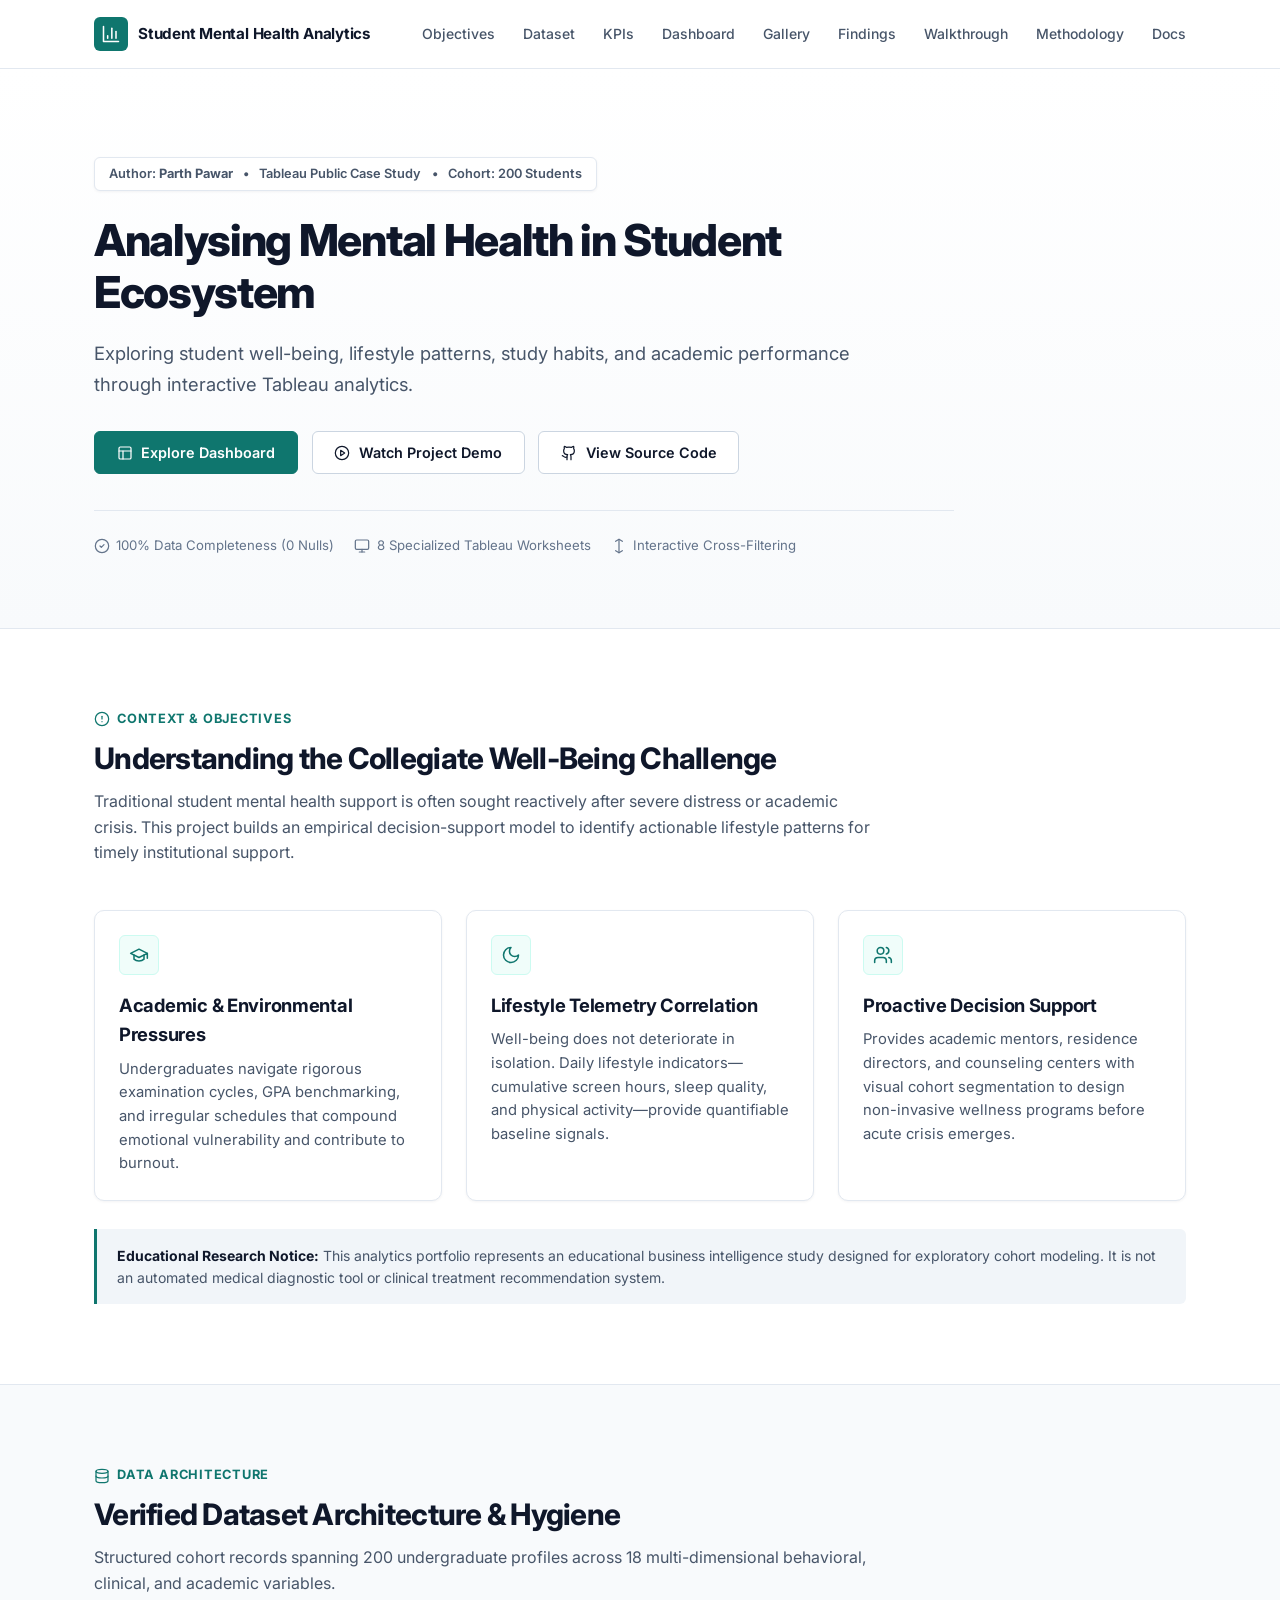
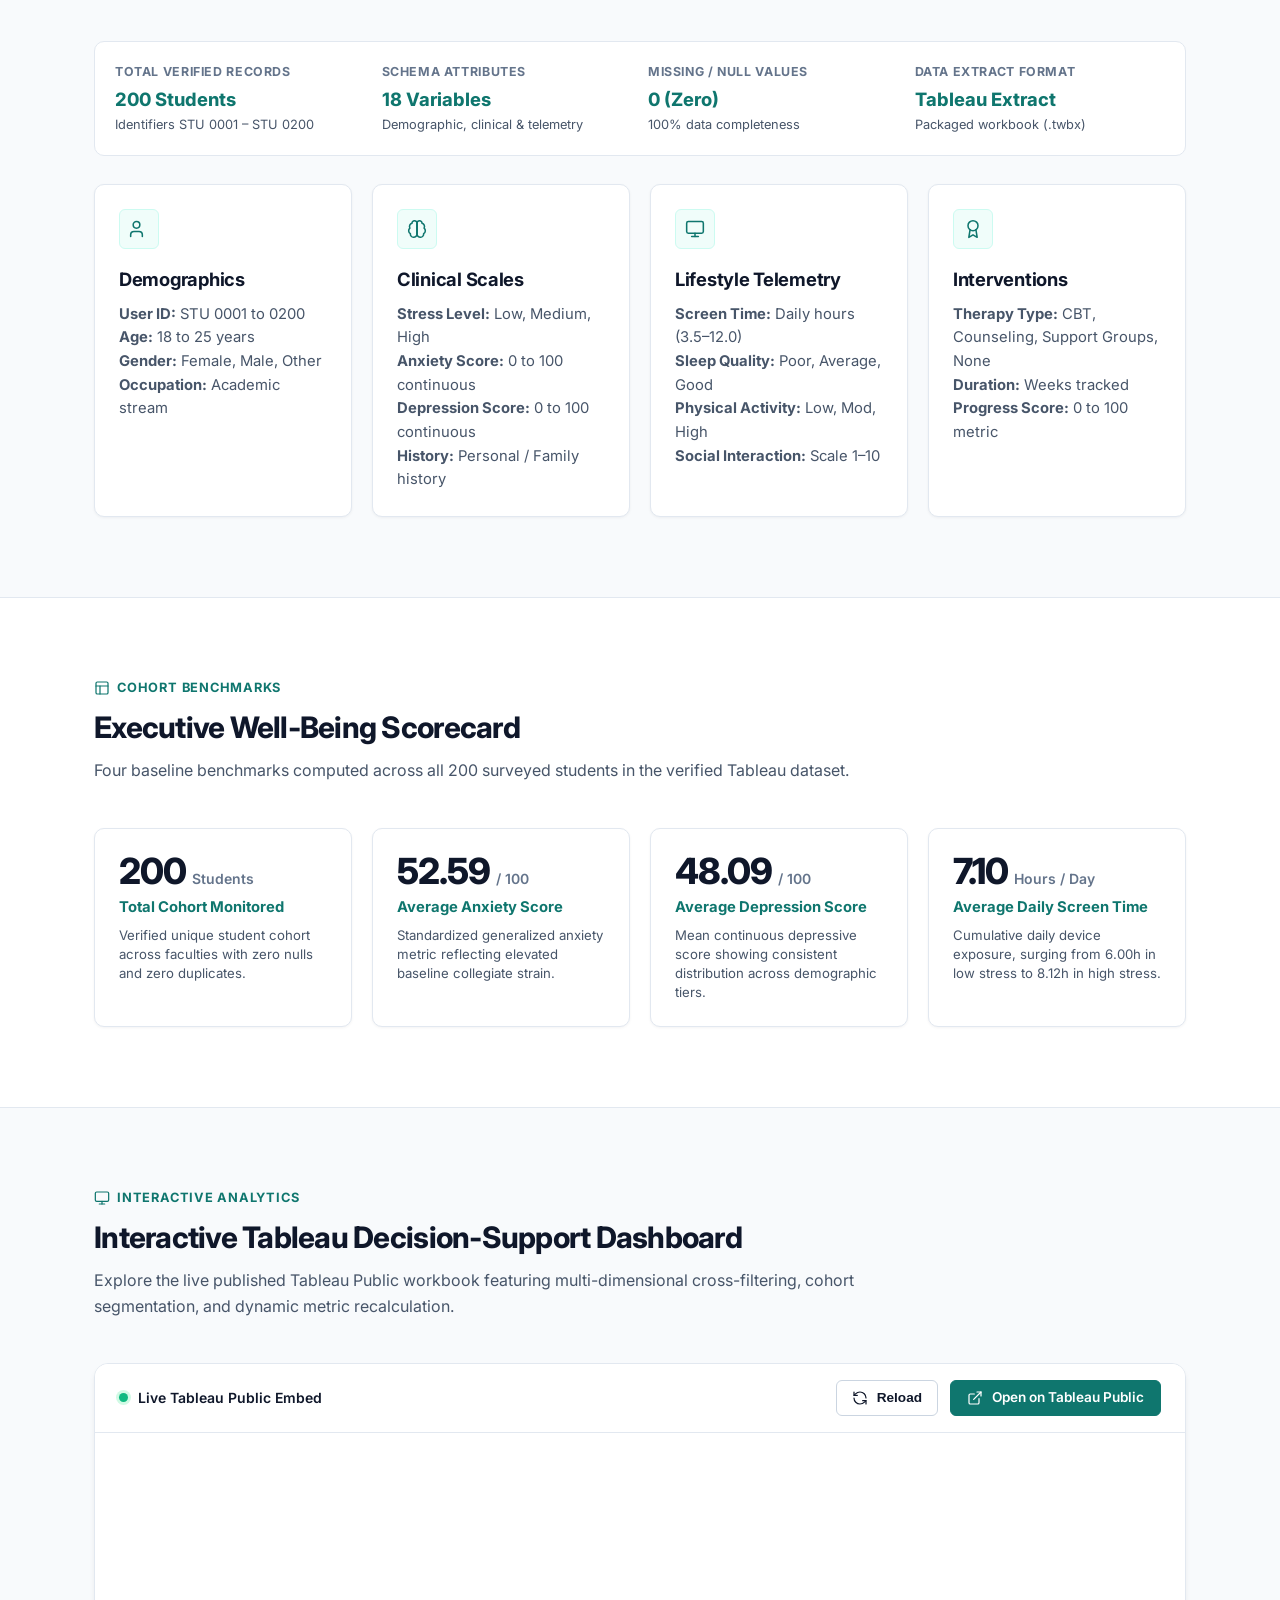
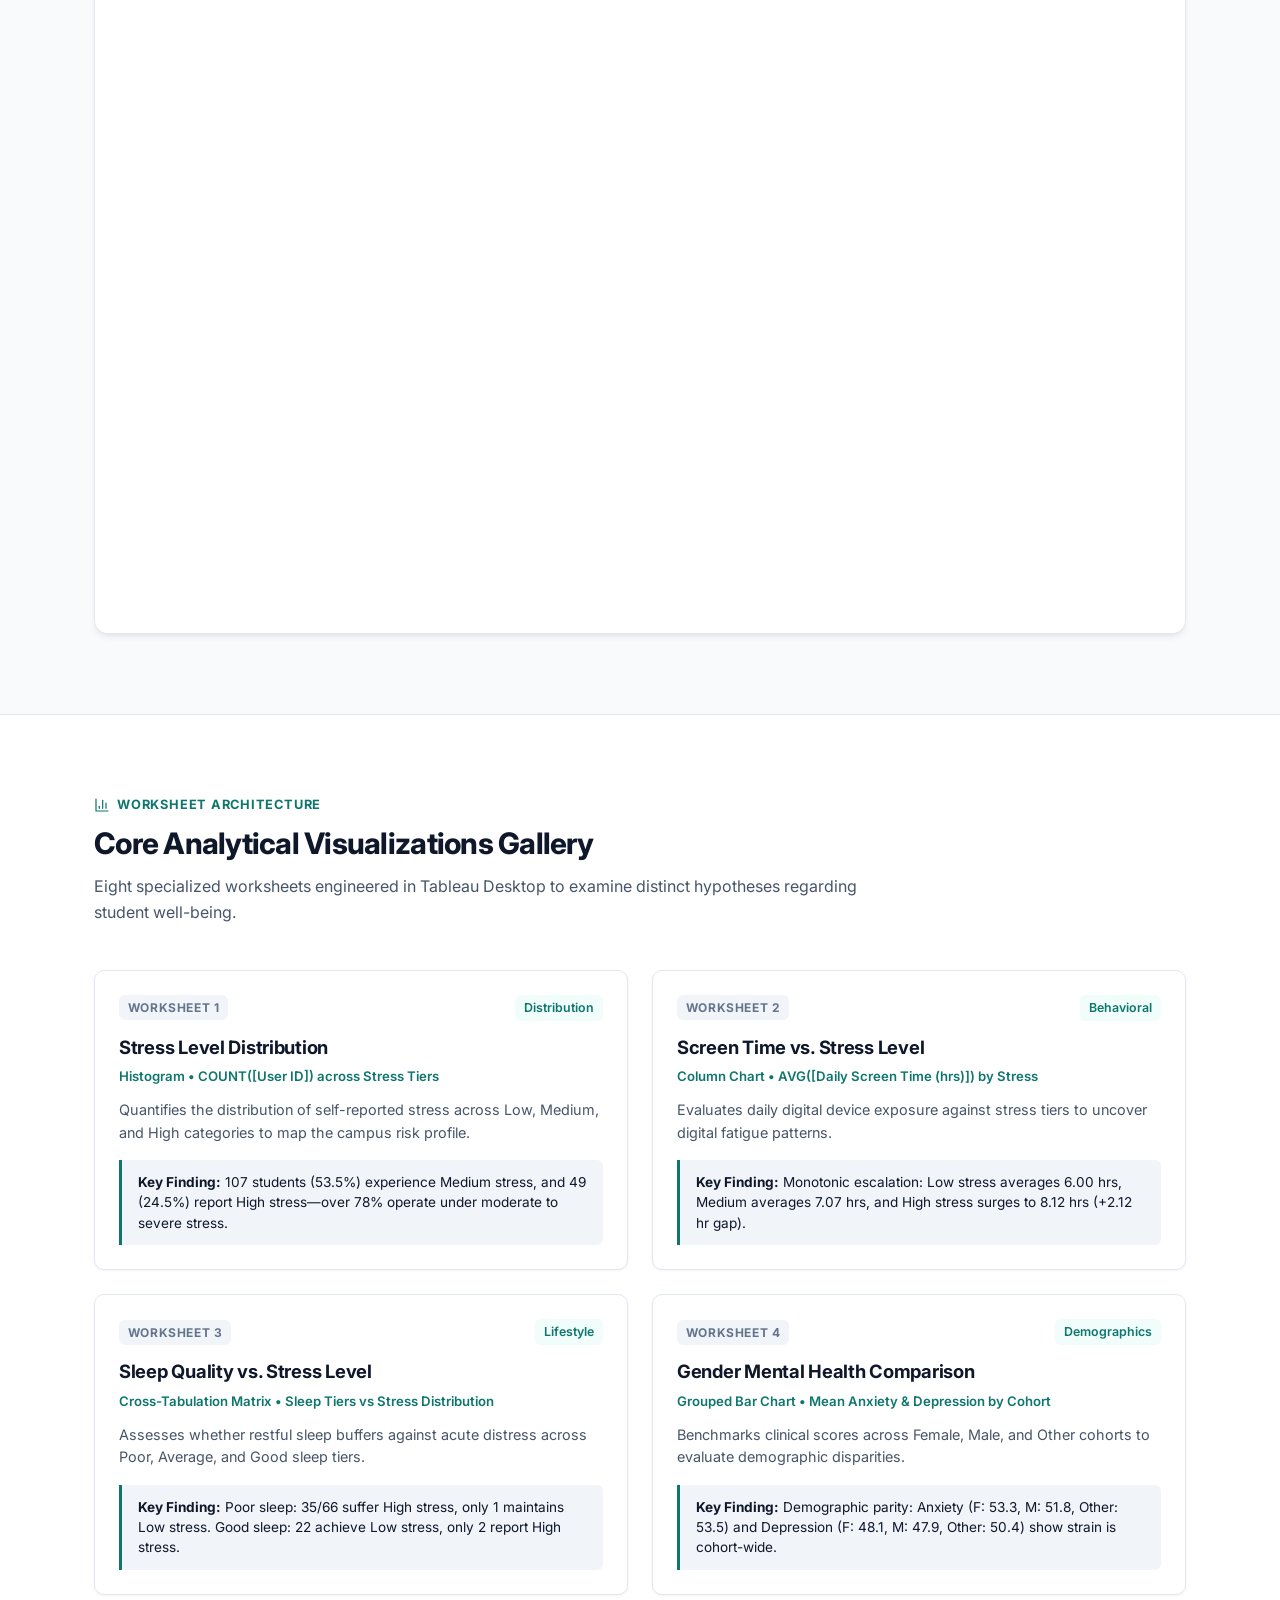
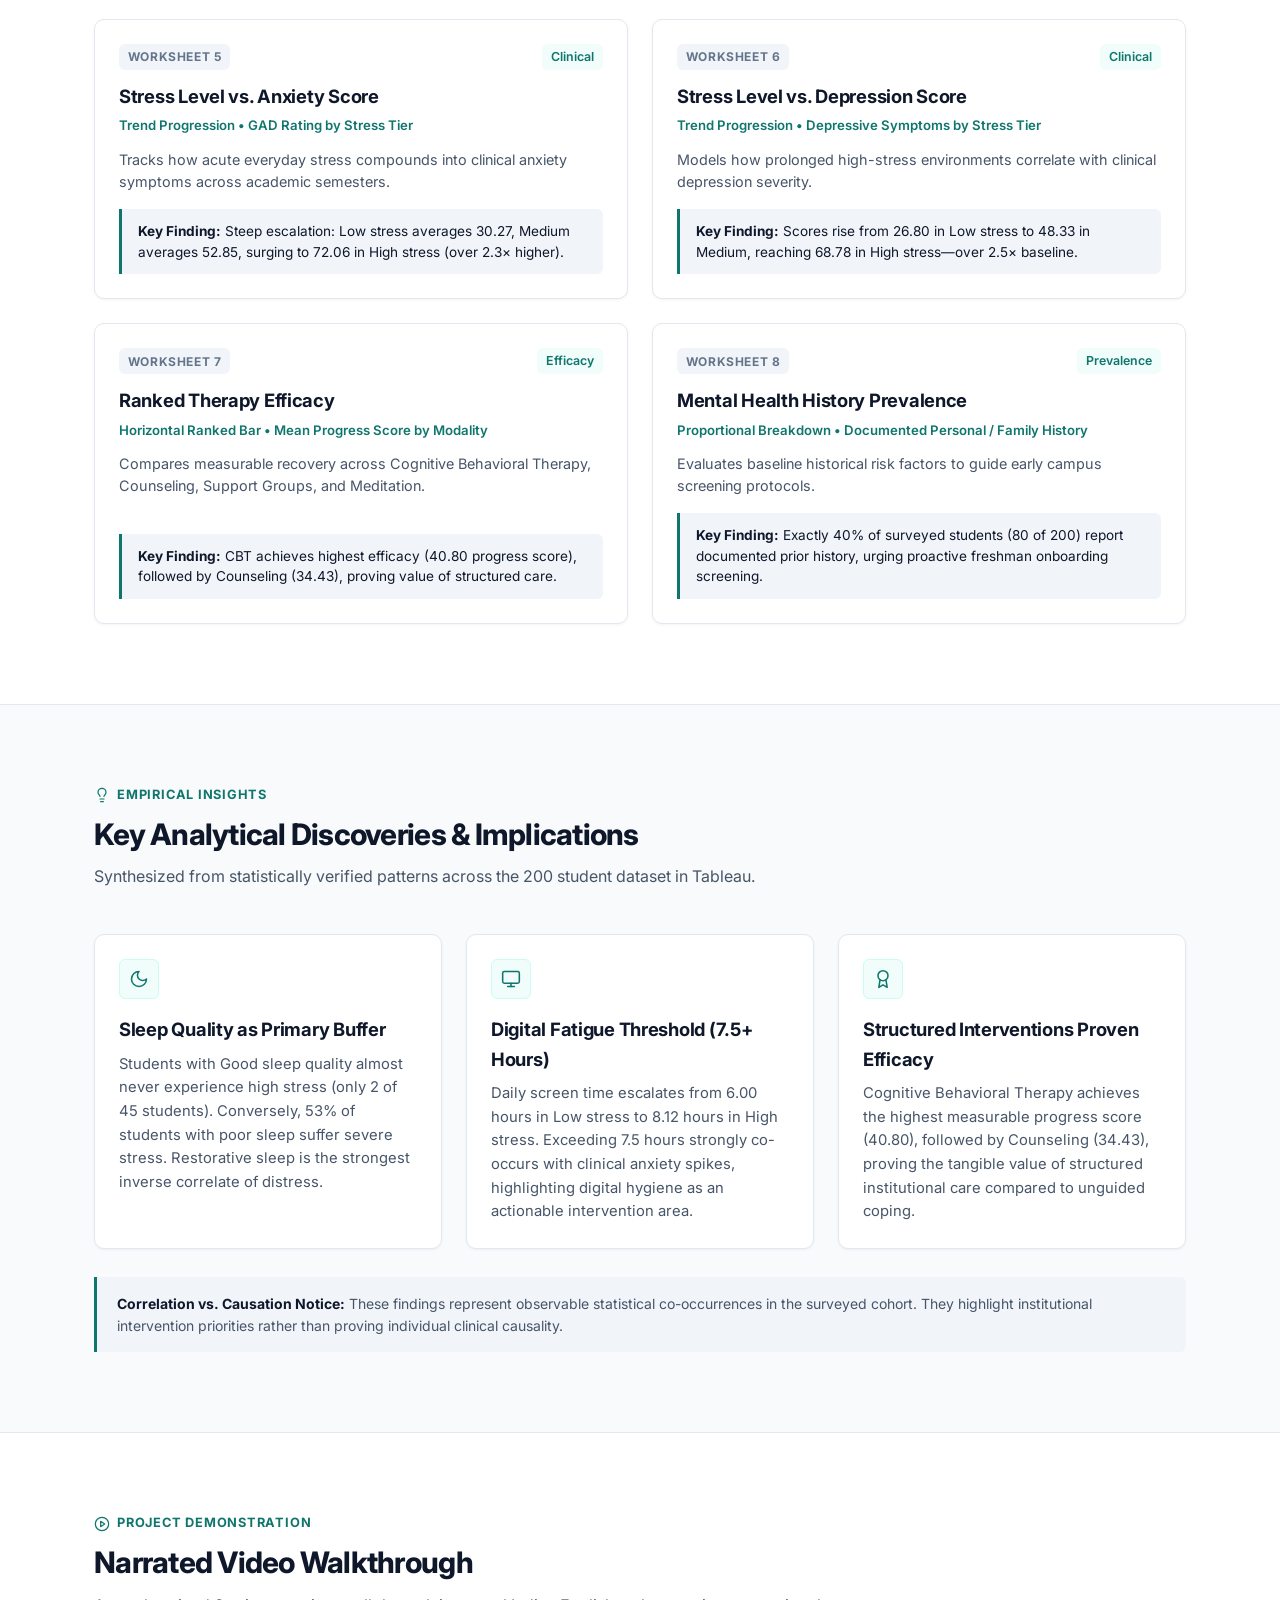
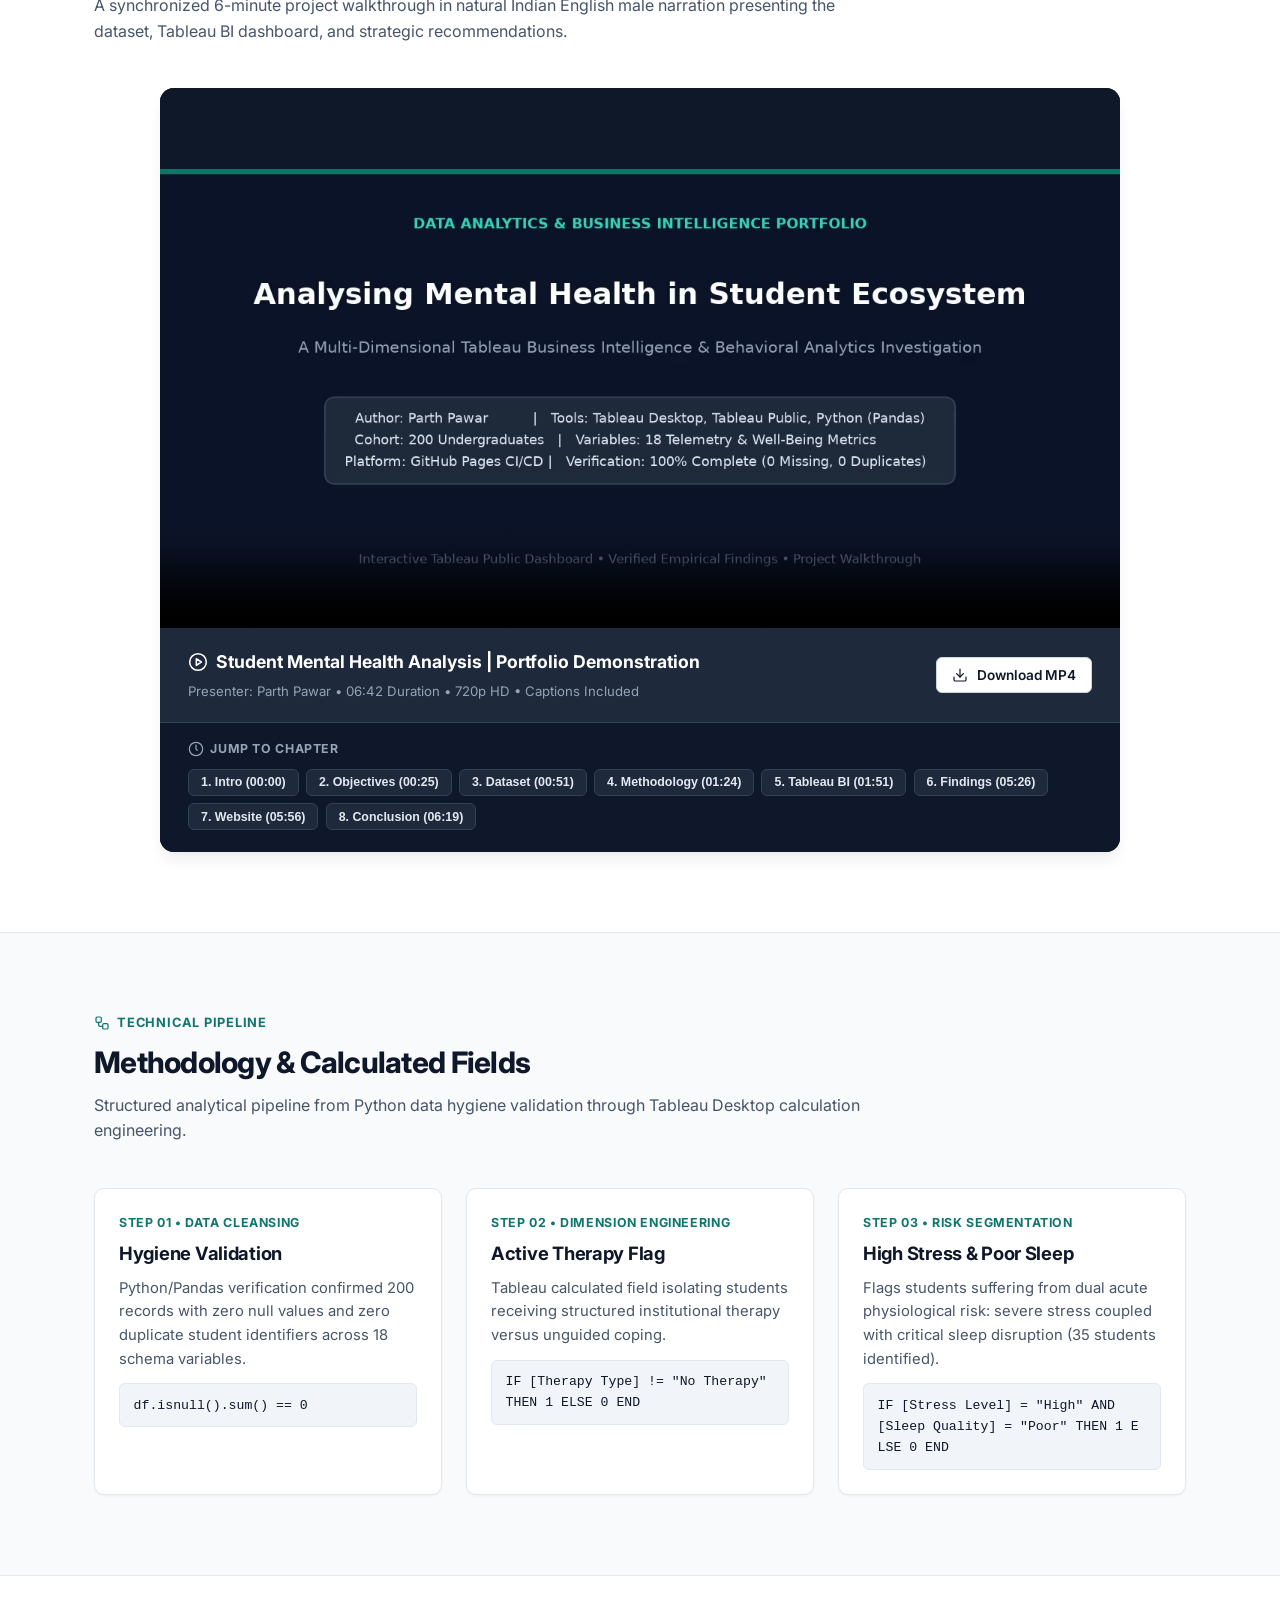
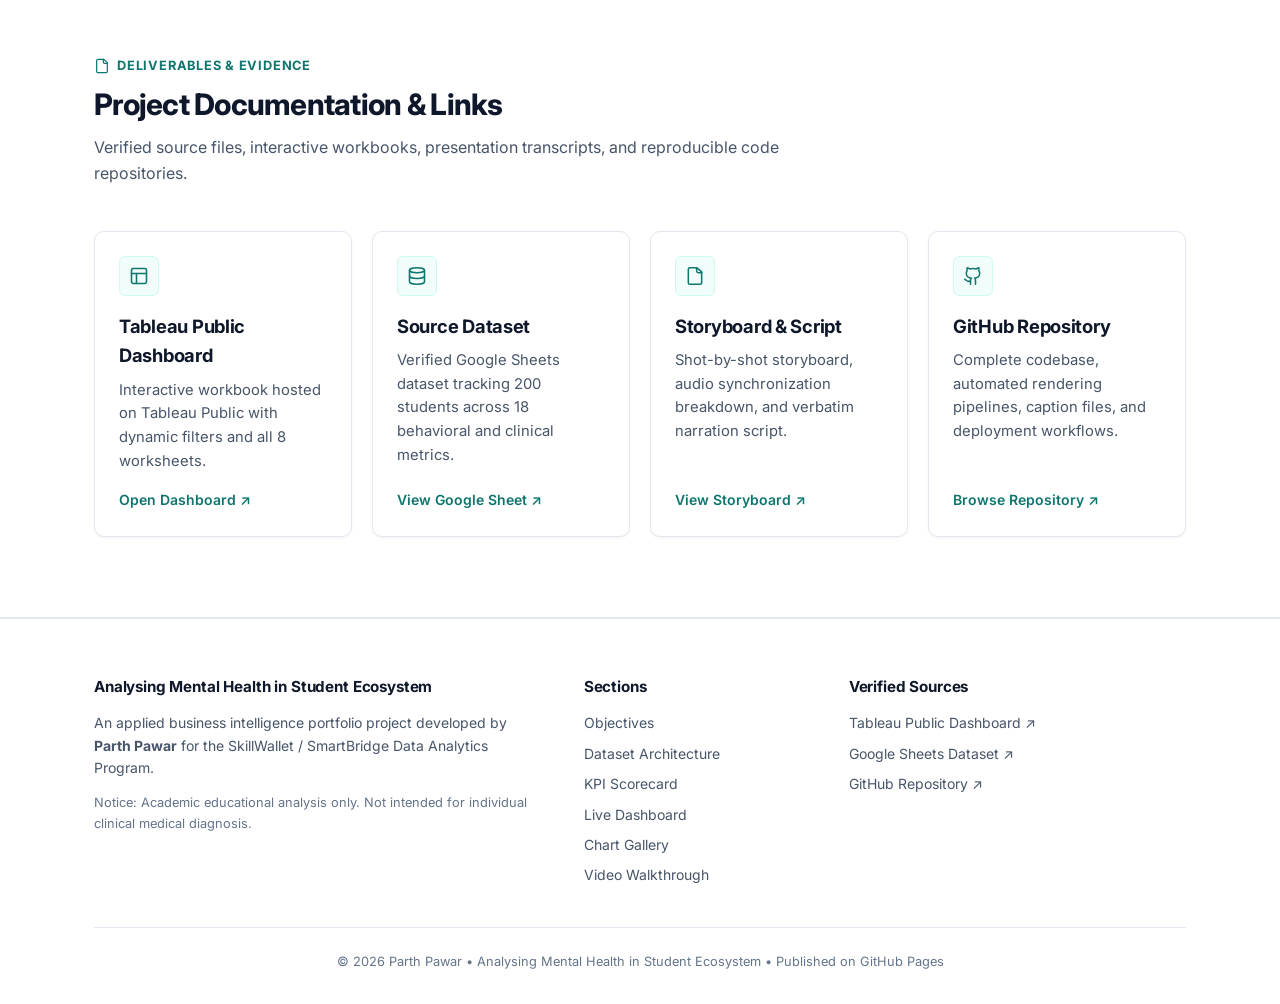
<file: index.html>
<!DOCTYPE html>
<html lang="en">
<head>
  <meta charset="UTF-8">
  <meta name="viewport" content="width=device-width, initial-scale=1.0">
  <title>Analysing Mental Health in Student Ecosystem | Parth Pawar</title>
  <meta name="description" content="An empirical behavioral analytics case study investigating student mental health, screen time, sleep quality, and therapeutic interventions using Tableau Public.">
  <meta name="author" content="Parth Pawar">

  <!-- Open Graph -->
  <meta property="og:title" content="Analysing Mental Health in Student Ecosystem | Parth Pawar">
  <meta property="og:description" content="Exploring student well-being, lifestyle patterns, study habits, and academic performance through interactive Tableau analytics.">
  <meta property="og:type" content="website">
  <meta property="og:image" content="assets/images/video-poster.png">

  <!-- Google Fonts: Inter -->
  <link rel="preconnect" href="https://fonts.googleapis.com">
  <link rel="preconnect" href="https://fonts.gstatic.com" crossorigin>
  <link href="https://fonts.googleapis.com/css2?family=Inter:wght@400;500;600;700;800&display=swap" rel="stylesheet">

  <link rel="stylesheet" href="assets/css/styles.css">
</head>
<body>

  <!-- Site Navigation Header -->
  <header class="site-header">
    <div class="container nav-container">
      <a href="#hero" class="brand-logo" aria-label="Analysing Mental Health in Student Ecosystem">
        <span class="brand-icon">
          <svg class="icon" viewBox="0 0 24 24" fill="none" stroke="currentColor" stroke-width="2" stroke-linecap="round" stroke-linejoin="round" aria-hidden="true">
            <path d="M3 3v18h18"/><path d="M18 17V9"/><path d="M13 17V5"/><path d="M8 17v-3"/>
          </svg>
        </span>
        <span>Student Mental Health Analytics</span>
      </a>

      <button class="mobile-toggle" aria-label="Toggle navigation menu" aria-expanded="false">
        <svg class="icon" viewBox="0 0 24 24" fill="none" stroke="currentColor" stroke-width="2" stroke-linecap="round" stroke-linejoin="round" aria-hidden="true">
          <line x1="4" x2="20" y1="12" y2="12"/><line x1="4" x2="20" y1="6" y2="6"/><line x1="4" x2="20" y1="18" y2="18"/>
        </svg>
      </button>

      <ul class="nav-links">
        <li><a href="#problem">Objectives</a></li>
        <li><a href="#dataset">Dataset</a></li>
        <li><a href="#kpi">KPIs</a></li>
        <li><a href="#dashboard">Dashboard</a></li>
        <li><a href="#visualizations">Gallery</a></li>
        <li><a href="#findings">Findings</a></li>
        <li><a href="#video">Walkthrough</a></li>
        <li><a href="#methodology">Methodology</a></li>
        <li><a href="#documentation">Docs</a></li>
      </ul>
    </div>
  </header>

  <!-- 1. Hero and Project Introduction -->
  <section class="hero-section" id="hero">
    <div class="container">
      <div class="hero-content">
        <div class="hero-meta-badge">
          <span>Author: <strong class="author">Parth Pawar</strong></span>
          <span>&bull;</span>
          <span>Tableau Public Case Study</span>
          <span>&bull;</span>
          <span>Cohort: 200 Students</span>
        </div>

        <h1 class="hero-title">Analysing Mental Health in Student Ecosystem</h1>

        <p class="hero-desc">
          Exploring student well-being, lifestyle patterns, study habits, and academic performance through interactive Tableau analytics.
        </p>

        <div class="hero-actions">
          <a href="#dashboard" class="btn btn-primary">
            <svg class="icon icon-sm" viewBox="0 0 24 24" fill="none" stroke="currentColor" stroke-width="2" stroke-linecap="round" stroke-linejoin="round" aria-hidden="true">
              <rect width="18" height="18" x="3" y="3" rx="2"/><path d="M3 9h18"/><path d="M9 21V9"/>
            </svg>
            Explore Dashboard
          </a>

          <a href="#video" class="btn btn-secondary">
            <svg class="icon icon-sm" viewBox="0 0 24 24" fill="none" stroke="currentColor" stroke-width="2" stroke-linecap="round" stroke-linejoin="round" aria-hidden="true">
              <circle cx="12" cy="12" r="10"/><polygon points="10 8 16 12 10 16 10 8"/>
            </svg>
            Watch Project Demo
          </a>

          <a href="https://github.com/parthpawar0707-blip/Skill-wallet" target="_blank" rel="noopener" class="btn btn-secondary">
            <svg class="icon icon-sm" viewBox="0 0 24 24" fill="none" stroke="currentColor" stroke-width="2" stroke-linecap="round" stroke-linejoin="round" aria-hidden="true">
              <path d="M15 22v-4a4.8 4.8 0 0 0-1-3.5c3 0 6-2 6-5.5.08-1.25-.27-2.48-1-3.5.28-1.15.28-2.35 0-3.5 0 0-1 0-3 1.5-2.64-.5-5.36-.5-8 0C6 2 5 2 5 2c-.3 1.15-.3 2.35 0 3.5A5.403 5.403 0 0 0 4 9c0 3.5 3 5.5 6 5.5-.39.49-.68 1.05-.85 1.65-.17.6-.22 1.23-.15 1.85v4"/><path d="M9 18c-4.51 2-5-2-7-2"/>
            </svg>
            View Source Code
          </a>
        </div>

        <div class="hero-footer-tags">
          <div class="hero-tag-item">
            <svg class="icon icon-sm" viewBox="0 0 24 24" fill="none" stroke="currentColor" stroke-width="2" stroke-linecap="round" stroke-linejoin="round" aria-hidden="true">
              <circle cx="12" cy="12" r="10"/><path d="m9 12 2 2 4-4"/>
            </svg>
            100% Data Completeness (0 Nulls)
          </div>
          <div class="hero-tag-item">
            <svg class="icon icon-sm" viewBox="0 0 24 24" fill="none" stroke="currentColor" stroke-width="2" stroke-linecap="round" stroke-linejoin="round" aria-hidden="true">
              <rect width="20" height="14" x="2" y="3" rx="2"/><line x1="8" x2="16" y1="21" y2="21"/><line x1="12" x2="12" y1="17" y2="21"/>
            </svg>
            8 Specialized Tableau Worksheets
          </div>
          <div class="hero-tag-item">
            <svg class="icon icon-sm" viewBox="0 0 24 24" fill="none" stroke="currentColor" stroke-width="2" stroke-linecap="round" stroke-linejoin="round" aria-hidden="true">
              <path d="M12 2v20"/><path d="m17 5-5-3-5 3"/><path d="m17 19-5 3-5-3"/>
            </svg>
            Interactive Cross-Filtering
          </div>
        </div>
      </div>
    </div>
  </section>

  <!-- 2. Problem Statement -->
  <section class="section section-alt" id="problem">
    <div class="container">
      <div class="section-header">
        <span class="eyebrow">
          <svg class="icon icon-sm" viewBox="0 0 24 24" fill="none" stroke="currentColor" stroke-width="2" stroke-linecap="round" stroke-linejoin="round" aria-hidden="true">
            <circle cx="12" cy="12" r="10"/><line x1="12" x2="12" y1="8" y2="12"/><line x1="12" x2="12.01" y1="16" y2="16"/>
          </svg>
          Context & Objectives
        </span>
        <h2 class="section-title">Understanding the Collegiate Well-Being Challenge</h2>
        <p class="section-desc">
          Traditional student mental health support is often sought reactively after severe distress or academic crisis. This project builds an empirical decision-support model to identify actionable lifestyle patterns for timely institutional support.
        </p>
      </div>

      <div class="grid-3">
        <div class="card">
          <div class="card-icon">
            <svg class="icon" viewBox="0 0 24 24" fill="none" stroke="currentColor" stroke-width="2" stroke-linecap="round" stroke-linejoin="round" aria-hidden="true">
              <path d="M22 10v6M2 10l10-5 10 5-10 5z"/><path d="M6 12v5c3 3 9 3 12 0v-5"/>
            </svg>
          </div>
          <h3 class="card-title">Academic & Environmental Pressures</h3>
          <p class="card-text">
            Undergraduates navigate rigorous examination cycles, GPA benchmarking, and irregular schedules that compound emotional vulnerability and contribute to burnout.
          </p>
        </div>

        <div class="card">
          <div class="card-icon">
            <svg class="icon" viewBox="0 0 24 24" fill="none" stroke="currentColor" stroke-width="2" stroke-linecap="round" stroke-linejoin="round" aria-hidden="true">
              <path d="M12 3a6 6 0 0 0 9 9 9 9 0 1 1-9-9Z"/>
            </svg>
          </div>
          <h3 class="card-title">Lifestyle Telemetry Correlation</h3>
          <p class="card-text">
            Well-being does not deteriorate in isolation. Daily lifestyle indicators—cumulative screen hours, sleep quality, and physical activity—provide quantifiable baseline signals.
          </p>
        </div>

        <div class="card">
          <div class="card-icon">
            <svg class="icon" viewBox="0 0 24 24" fill="none" stroke="currentColor" stroke-width="2" stroke-linecap="round" stroke-linejoin="round" aria-hidden="true">
              <path d="M16 21v-2a4 4 0 0 0-4-4H6a4 4 0 0 0-4 4v2"/><circle cx="9" cy="7" r="4"/><path d="M22 21v-2a4 4 0 0 0-3-3.87"/><path d="M16 3.13a4 4 0 0 1 0 7.75"/>
            </svg>
          </div>
          <h3 class="card-title">Proactive Decision Support</h3>
          <p class="card-text">
            Provides academic mentors, residence directors, and counseling centers with visual cohort segmentation to design non-invasive wellness programs before acute crisis emerges.
          </p>
        </div>
      </div>

      <div class="callout">
        <strong>Educational Research Notice:</strong> This analytics portfolio represents an educational business intelligence study designed for exploratory cohort modeling. It is not an automated medical diagnostic tool or clinical treatment recommendation system.
      </div>
    </div>
  </section>

  <!-- 3. Dataset Overview -->
  <section class="section" id="dataset">
    <div class="container">
      <div class="section-header">
        <span class="eyebrow">
          <svg class="icon icon-sm" viewBox="0 0 24 24" fill="none" stroke="currentColor" stroke-width="2" stroke-linecap="round" stroke-linejoin="round" aria-hidden="true">
            <ellipse cx="12" cy="5" rx="9" ry="3"/><path d="M3 5V19A9 3 0 0 0 21 19V5"/><path d="M3 12A9 3 0 0 0 21 12"/>
          </svg>
          Data Architecture
        </span>
        <h2 class="section-title">Verified Dataset Architecture & Hygiene</h2>
        <p class="section-desc">
          Structured cohort records spanning 200 undergraduate profiles across 18 multi-dimensional behavioral, clinical, and academic variables.
        </p>
      </div>

      <div class="dataset-hygiene-bar">
        <div class="hygiene-item">
          <span class="hygiene-label">Total Verified Records</span>
          <span class="hygiene-val">200 Students</span>
          <span class="hygiene-sub">Identifiers STU 0001 – STU 0200</span>
        </div>
        <div class="hygiene-item">
          <span class="hygiene-label">Schema Attributes</span>
          <span class="hygiene-val">18 Variables</span>
          <span class="hygiene-sub">Demographic, clinical & telemetry</span>
        </div>
        <div class="hygiene-item">
          <span class="hygiene-label">Missing / Null Values</span>
          <span class="hygiene-val">0 (Zero)</span>
          <span class="hygiene-sub">100% data completeness</span>
        </div>
        <div class="hygiene-item">
          <span class="hygiene-label">Data Extract Format</span>
          <span class="hygiene-val">Tableau Extract</span>
          <span class="hygiene-sub">Packaged workbook (.twbx)</span>
        </div>
      </div>

      <div class="grid-4">
        <div class="card">
          <div class="card-icon">
            <svg class="icon" viewBox="0 0 24 24" fill="none" stroke="currentColor" stroke-width="2" stroke-linecap="round" stroke-linejoin="round" aria-hidden="true">
              <path d="M16 21v-2a4 4 0 0 0-4-4H6a4 4 0 0 0-4 4v2"/><circle cx="9" cy="7" r="4"/>
            </svg>
          </div>
          <h4 class="card-title">Demographics</h4>
          <p class="card-text">
            <strong>User ID:</strong> STU 0001 to 0200<br>
            <strong>Age:</strong> 18 to 25 years<br>
            <strong>Gender:</strong> Female, Male, Other<br>
            <strong>Occupation:</strong> Academic stream
          </p>
        </div>

        <div class="card">
          <div class="card-icon">
            <svg class="icon" viewBox="0 0 24 24" fill="none" stroke="currentColor" stroke-width="2" stroke-linecap="round" stroke-linejoin="round" aria-hidden="true">
              <path d="M12 5a3 3 0 1 0-5.997.125 4 4 0 0 0-2.526 5.77 4 4 0 0 0 .556 6.588A4 4 0 1 0 12 18Z"/><path d="M12 5a3 3 0 1 1 5.997.125 4 4 0 0 1 2.526 5.77 4 4 0 0 1-.556 6.588A4 4 0 1 1 12 18Z"/><path d="M12 5v13"/>
            </svg>
          </div>
          <h4 class="card-title">Clinical Scales</h4>
          <p class="card-text">
            <strong>Stress Level:</strong> Low, Medium, High<br>
            <strong>Anxiety Score:</strong> 0 to 100 continuous<br>
            <strong>Depression Score:</strong> 0 to 100 continuous<br>
            <strong>History:</strong> Personal / Family history
          </p>
        </div>

        <div class="card">
          <div class="card-icon">
            <svg class="icon" viewBox="0 0 24 24" fill="none" stroke="currentColor" stroke-width="2" stroke-linecap="round" stroke-linejoin="round" aria-hidden="true">
              <rect width="20" height="14" x="2" y="3" rx="2"/><line x1="8" x2="16" y1="21" y2="21"/><line x1="12" x2="12" y1="17" y2="21"/>
            </svg>
          </div>
          <h4 class="card-title">Lifestyle Telemetry</h4>
          <p class="card-text">
            <strong>Screen Time:</strong> Daily hours (3.5–12.0)<br>
            <strong>Sleep Quality:</strong> Poor, Average, Good<br>
            <strong>Physical Activity:</strong> Low, Mod, High<br>
            <strong>Social Interaction:</strong> Scale 1–10
          </p>
        </div>

        <div class="card">
          <div class="card-icon">
            <svg class="icon" viewBox="0 0 24 24" fill="none" stroke="currentColor" stroke-width="2" stroke-linecap="round" stroke-linejoin="round" aria-hidden="true">
              <circle cx="12" cy="8" r="6"/><path d="M15.477 12.89 17 22l-5-3-5 3 1.523-9.11"/>
            </svg>
          </div>
          <h4 class="card-title">Interventions</h4>
          <p class="card-text">
            <strong>Therapy Type:</strong> CBT, Counseling, Support Groups, None<br>
            <strong>Duration:</strong> Weeks tracked<br>
            <strong>Progress Score:</strong> 0 to 100 metric
          </p>
        </div>
      </div>
    </div>
  </section>

  <!-- 4. Verified KPI Scorecard -->
  <section class="section section-alt" id="kpi">
    <div class="container">
      <div class="section-header">
        <span class="eyebrow">
          <svg class="icon icon-sm" viewBox="0 0 24 24" fill="none" stroke="currentColor" stroke-width="2" stroke-linecap="round" stroke-linejoin="round" aria-hidden="true">
            <rect width="18" height="18" x="3" y="3" rx="2"/><path d="M3 9h18"/><path d="M9 21V9"/>
          </svg>
          Cohort Benchmarks
        </span>
        <h2 class="section-title">Executive Well-Being Scorecard</h2>
        <p class="section-desc">
          Four baseline benchmarks computed across all 200 surveyed students in the verified Tableau dataset.
        </p>
      </div>

      <div class="grid-4">
        <div class="kpi-card">
          <div class="kpi-metric-row">
            <span class="kpi-val">200</span>
            <span class="kpi-unit">Students</span>
          </div>
          <div class="kpi-label">Total Cohort Monitored</div>
          <div class="kpi-desc">Verified unique student cohort across faculties with zero nulls and zero duplicates.</div>
        </div>

        <div class="kpi-card">
          <div class="kpi-metric-row">
            <span class="kpi-val">52.59</span>
            <span class="kpi-unit">/ 100</span>
          </div>
          <div class="kpi-label">Average Anxiety Score</div>
          <div class="kpi-desc">Standardized generalized anxiety metric reflecting elevated baseline collegiate strain.</div>
        </div>

        <div class="kpi-card">
          <div class="kpi-metric-row">
            <span class="kpi-val">48.09</span>
            <span class="kpi-unit">/ 100</span>
          </div>
          <div class="kpi-label">Average Depression Score</div>
          <div class="kpi-desc">Mean continuous depressive score showing consistent distribution across demographic tiers.</div>
        </div>

        <div class="kpi-card">
          <div class="kpi-metric-row">
            <span class="kpi-val">7.10</span>
            <span class="kpi-unit">Hours / Day</span>
          </div>
          <div class="kpi-label">Average Daily Screen Time</div>
          <div class="kpi-desc">Cumulative daily device exposure, surging from 6.00h in low stress to 8.12h in high stress.</div>
        </div>
      </div>
    </div>
  </section>

  <!-- 5. Live Tableau Dashboard -->
  <section class="section" id="dashboard">
    <div class="container">
      <div class="section-header">
        <span class="eyebrow">
          <svg class="icon icon-sm" viewBox="0 0 24 24" fill="none" stroke="currentColor" stroke-width="2" stroke-linecap="round" stroke-linejoin="round" aria-hidden="true">
            <rect width="20" height="14" x="2" y="3" rx="2"/><line x1="8" x2="16" y1="21" y2="21"/><line x1="12" x2="12" y1="17" y2="21"/>
          </svg>
          Interactive Analytics
        </span>
        <h2 class="section-title">Interactive Tableau Decision-Support Dashboard</h2>
        <p class="section-desc">
          Explore the live published Tableau Public workbook featuring multi-dimensional cross-filtering, cohort segmentation, and dynamic metric recalculation.
        </p>
      </div>

      <div class="tableau-panel">
        <div class="tableau-toolbar">
          <div class="tableau-status">
            <span class="status-dot"></span>
            <span>Live Tableau Public Embed</span>
          </div>
          <div class="tableau-actions">
            <button type="button" class="btn btn-secondary" id="reload-tableau" style="font-size: 0.85rem; padding: 0.45rem 0.95rem;">
              <svg class="icon icon-sm" viewBox="0 0 24 24" fill="none" stroke="currentColor" stroke-width="2" stroke-linecap="round" stroke-linejoin="round" aria-hidden="true">
                <path d="M21 12a9 9 0 0 0-9-9 9.75 9.75 0 0 0-6.74 2.74L3 8"/><path d="M3 3v5h5"/><path d="M3 12a9 9 0 0 0 9 9 9.75 9.75 0 0 0 6.74-2.74L21 16"/><path d="M16 16h5v5"/>
              </svg>
              Reload
            </button>
            <a href="https://public.tableau.com/views/Student_Mental_Health_Analysis_sufiyan_17913953791380/AnalysingMentalHealthinStudentEcosystem?:language=en-US&publish=yes" target="_blank" rel="noopener" class="btn btn-primary" style="font-size: 0.85rem; padding: 0.45rem 1rem;">
              <svg class="icon icon-sm" viewBox="0 0 24 24" fill="none" stroke="currentColor" stroke-width="2" stroke-linecap="round" stroke-linejoin="round" aria-hidden="true">
                <path d="M15 3h6v6"/><path d="M10 14 21 3"/><path d="M18 13v6a2 2 0 0 1-2 2H5a2 2 0 0 1-2-2V8a2 2 0 0 1 2-2h6"/>
              </svg>
              Open on Tableau Public
            </a>
          </div>
        </div>

        <div class="tableau-stage" id="tableau-stage">
          <!-- Backdrop image prevents blank void while iframe initializes -->
          <div class="tableau-backdrop" id="tableau-backdrop">
            <div class="tableau-loading-badge" id="tableau-loading-badge">
              <div class="spinner"></div>
              <span>Connecting to Tableau Public...</span>
            </div>
          </div>

          <iframe 
            class="tableau-iframe"
            id="tableau-frame"
            title="Analysing Mental Health in Student Ecosystem - Tableau Interactive Dashboard"
            src="https://public.tableau.com/views/Student_Mental_Health_Analysis_sufiyan_17913953791380/AnalysingMentalHealthinStudentEcosystem?:showVizHome=no&:embed=yes&:toolbar=yes"
            loading="lazy"
            allowfullscreen>
          </iframe>

          <!-- Fallback Card if third-party iframes are restricted -->
          <div class="tableau-fallback" id="tableau-fallback">
            <h3 class="tableau-fallback-title">Interactive Visualization Hosted on Tableau Public</h3>
            <p class="tableau-fallback-text">
              If your browser's security settings, privacy extensions, or third-party cookie restrictions prevent loading embedded iframes, launch the complete interactive visualization directly on Tableau Public.
            </p>
            <a href="https://public.tableau.com/views/Student_Mental_Health_Analysis_sufiyan_17913953791380/AnalysingMentalHealthinStudentEcosystem?:language=en-US&publish=yes" target="_blank" rel="noopener" class="btn btn-primary">
              <svg class="icon icon-sm" viewBox="0 0 24 24" fill="none" stroke="currentColor" stroke-width="2" stroke-linecap="round" stroke-linejoin="round" aria-hidden="true">
                <path d="M15 3h6v6"/><path d="M10 14 21 3"/><path d="M18 13v6a2 2 0 0 1-2 2H5a2 2 0 0 1-2-2V8a2 2 0 0 1 2-2h6"/>
              </svg>
              Launch Dashboard in Tableau Public
            </a>
          </div>
        </div>
      </div>
    </div>
  </section>

  <!-- 6. Selected Visualization Gallery -->
  <section class="section section-alt" id="visualizations">
    <div class="container">
      <div class="section-header">
        <span class="eyebrow">
          <svg class="icon icon-sm" viewBox="0 0 24 24" fill="none" stroke="currentColor" stroke-width="2" stroke-linecap="round" stroke-linejoin="round" aria-hidden="true">
            <path d="M3 3v18h18"/><path d="M18 17V9"/><path d="M13 17V5"/><path d="M8 17v-3"/>
          </svg>
          Worksheet Architecture
        </span>
        <h2 class="section-title">Core Analytical Visualizations Gallery</h2>
        <p class="section-desc">
          Eight specialized worksheets engineered in Tableau Desktop to examine distinct hypotheses regarding student well-being.
        </p>
      </div>

      <div class="grid-2">
        <div class="viz-card">
          <div class="viz-header-row">
            <span class="viz-num-badge">Worksheet 1</span>
            <span class="viz-category-badge">Distribution</span>
          </div>
          <h4>Stress Level Distribution</h4>
          <div class="viz-meta-label">Histogram &bull; COUNT([User ID]) across Stress Tiers</div>
          <p class="viz-desc">
            Quantifies the distribution of self-reported stress across Low, Medium, and High categories to map the campus risk profile.
          </p>
          <div class="viz-takeaway">
            <strong>Key Finding:</strong> 107 students (53.5%) experience Medium stress, and 49 (24.5%) report High stress—over 78% operate under moderate to severe stress.
          </div>
        </div>

        <div class="viz-card">
          <div class="viz-header-row">
            <span class="viz-num-badge">Worksheet 2</span>
            <span class="viz-category-badge">Behavioral</span>
          </div>
          <h4>Screen Time vs. Stress Level</h4>
          <div class="viz-meta-label">Column Chart &bull; AVG([Daily Screen Time (hrs)]) by Stress</div>
          <p class="viz-desc">
            Evaluates daily digital device exposure against stress tiers to uncover digital fatigue patterns.
          </p>
          <div class="viz-takeaway">
            <strong>Key Finding:</strong> Monotonic escalation: Low stress averages 6.00 hrs, Medium averages 7.07 hrs, and High stress surges to 8.12 hrs (+2.12 hr gap).
          </div>
        </div>

        <div class="viz-card">
          <div class="viz-header-row">
            <span class="viz-num-badge">Worksheet 3</span>
            <span class="viz-category-badge">Lifestyle</span>
          </div>
          <h4>Sleep Quality vs. Stress Level</h4>
          <div class="viz-meta-label">Cross-Tabulation Matrix &bull; Sleep Tiers vs Stress Distribution</div>
          <p class="viz-desc">
            Assesses whether restful sleep buffers against acute distress across Poor, Average, and Good sleep tiers.
          </p>
          <div class="viz-takeaway">
            <strong>Key Finding:</strong> Poor sleep: 35/66 suffer High stress, only 1 maintains Low stress. Good sleep: 22 achieve Low stress, only 2 report High stress.
          </div>
        </div>

        <div class="viz-card">
          <div class="viz-header-row">
            <span class="viz-num-badge">Worksheet 4</span>
            <span class="viz-category-badge">Demographics</span>
          </div>
          <h4>Gender Mental Health Comparison</h4>
          <div class="viz-meta-label">Grouped Bar Chart &bull; Mean Anxiety & Depression by Cohort</div>
          <p class="viz-desc">
            Benchmarks clinical scores across Female, Male, and Other cohorts to evaluate demographic disparities.
          </p>
          <div class="viz-takeaway">
            <strong>Key Finding:</strong> Demographic parity: Anxiety (F: 53.3, M: 51.8, Other: 53.5) and Depression (F: 48.1, M: 47.9, Other: 50.4) show strain is cohort-wide.
          </div>
        </div>

        <div class="viz-card">
          <div class="viz-header-row">
            <span class="viz-num-badge">Worksheet 5</span>
            <span class="viz-category-badge">Clinical</span>
          </div>
          <h4>Stress Level vs. Anxiety Score</h4>
          <div class="viz-meta-label">Trend Progression &bull; GAD Rating by Stress Tier</div>
          <p class="viz-desc">
            Tracks how acute everyday stress compounds into clinical anxiety symptoms across academic semesters.
          </p>
          <div class="viz-takeaway">
            <strong>Key Finding:</strong> Steep escalation: Low stress averages 30.27, Medium averages 52.85, surging to 72.06 in High stress (over 2.3&times; higher).
          </div>
        </div>

        <div class="viz-card">
          <div class="viz-header-row">
            <span class="viz-num-badge">Worksheet 6</span>
            <span class="viz-category-badge">Clinical</span>
          </div>
          <h4>Stress Level vs. Depression Score</h4>
          <div class="viz-meta-label">Trend Progression &bull; Depressive Symptoms by Stress Tier</div>
          <p class="viz-desc">
            Models how prolonged high-stress environments correlate with clinical depression severity.
          </p>
          <div class="viz-takeaway">
            <strong>Key Finding:</strong> Scores rise from 26.80 in Low stress to 48.33 in Medium, reaching 68.78 in High stress—over 2.5&times; baseline.
          </div>
        </div>

        <div class="viz-card">
          <div class="viz-header-row">
            <span class="viz-num-badge">Worksheet 7</span>
            <span class="viz-category-badge">Efficacy</span>
          </div>
          <h4>Ranked Therapy Efficacy</h4>
          <div class="viz-meta-label">Horizontal Ranked Bar &bull; Mean Progress Score by Modality</div>
          <p class="viz-desc">
            Compares measurable recovery across Cognitive Behavioral Therapy, Counseling, Support Groups, and Meditation.
          </p>
          <div class="viz-takeaway">
            <strong>Key Finding:</strong> CBT achieves highest efficacy (40.80 progress score), followed by Counseling (34.43), proving value of structured care.
          </div>
        </div>

        <div class="viz-card">
          <div class="viz-header-row">
            <span class="viz-num-badge">Worksheet 8</span>
            <span class="viz-category-badge">Prevalence</span>
          </div>
          <h4>Mental Health History Prevalence</h4>
          <div class="viz-meta-label">Proportional Breakdown &bull; Documented Personal / Family History</div>
          <p class="viz-desc">
            Evaluates baseline historical risk factors to guide early campus screening protocols.
          </p>
          <div class="viz-takeaway">
            <strong>Key Finding:</strong> Exactly 40% of surveyed students (80 of 200) report documented prior history, urging proactive freshman onboarding screening.
          </div>
        </div>
      </div>
    </div>
  </section>

  <!-- 7. Key Analytical Findings -->
  <section class="section" id="findings">
    <div class="container">
      <div class="section-header">
        <span class="eyebrow">
          <svg class="icon icon-sm" viewBox="0 0 24 24" fill="none" stroke="currentColor" stroke-width="2" stroke-linecap="round" stroke-linejoin="round" aria-hidden="true">
            <path d="M15 14c.2-1 .7-1.7 1.5-2.5 1-.9 1.5-2.2 1.5-3.5A6 6 0 0 0 6 8c0 1 .2 2.2 1.5 3.5.7.7 1.3 1.5 1.5 2.5"/><path d="M9 18h6"/><path d="M10 22h4"/>
          </svg>
          Empirical Insights
        </span>
        <h2 class="section-title">Key Analytical Discoveries & Implications</h2>
        <p class="section-desc">
          Synthesized from statistically verified patterns across the 200 student dataset in Tableau.
        </p>
      </div>

      <div class="grid-3">
        <div class="card">
          <div class="card-icon">
            <svg class="icon" viewBox="0 0 24 24" fill="none" stroke="currentColor" stroke-width="2" stroke-linecap="round" stroke-linejoin="round" aria-hidden="true">
              <path d="M12 3a6 6 0 0 0 9 9 9 9 0 1 1-9-9Z"/>
            </svg>
          </div>
          <h3 class="card-title">Sleep Quality as Primary Buffer</h3>
          <p class="card-text">
            Students with Good sleep quality almost never experience high stress (only 2 of 45 students). Conversely, 53% of students with poor sleep suffer severe stress. Restorative sleep is the strongest inverse correlate of distress.
          </p>
        </div>

        <div class="card">
          <div class="card-icon">
            <svg class="icon" viewBox="0 0 24 24" fill="none" stroke="currentColor" stroke-width="2" stroke-linecap="round" stroke-linejoin="round" aria-hidden="true">
              <rect width="20" height="14" x="2" y="3" rx="2"/><line x1="8" x2="16" y1="21" y2="21"/><line x1="12" x2="12" y1="17" y2="21"/>
            </svg>
          </div>
          <h3 class="card-title">Digital Fatigue Threshold (7.5+ Hours)</h3>
          <p class="card-text">
            Daily screen time escalates from 6.00 hours in Low stress to 8.12 hours in High stress. Exceeding 7.5 hours strongly co-occurs with clinical anxiety spikes, highlighting digital hygiene as an actionable intervention area.
          </p>
        </div>

        <div class="card">
          <div class="card-icon">
            <svg class="icon" viewBox="0 0 24 24" fill="none" stroke="currentColor" stroke-width="2" stroke-linecap="round" stroke-linejoin="round" aria-hidden="true">
              <circle cx="12" cy="8" r="6"/><path d="M15.477 12.89 17 22l-5-3-5 3 1.523-9.11"/>
            </svg>
          </div>
          <h3 class="card-title">Structured Interventions Proven Efficacy</h3>
          <p class="card-text">
            Cognitive Behavioral Therapy achieves the highest measurable progress score (40.80), followed by Counseling (34.43), proving the tangible value of structured institutional care compared to unguided coping.
          </p>
        </div>
      </div>

      <div class="callout">
        <strong>Correlation vs. Causation Notice:</strong> These findings represent observable statistical co-occurrences in the surveyed cohort. They highlight institutional intervention priorities rather than proving individual clinical causality.
      </div>
    </div>
  </section>

  <!-- 8. Project Video Walkthrough -->
  <section class="section section-alt" id="video">
    <div class="container">
      <div class="section-header">
        <span class="eyebrow">
          <svg class="icon icon-sm" viewBox="0 0 24 24" fill="none" stroke="currentColor" stroke-width="2" stroke-linecap="round" stroke-linejoin="round" aria-hidden="true">
            <circle cx="12" cy="12" r="10"/><polygon points="10 8 16 12 10 16 10 8"/>
          </svg>
          Project Demonstration
        </span>
        <h2 class="section-title">Narrated Video Walkthrough</h2>
        <p class="section-desc">
          A synchronized 6-minute project walkthrough in natural Indian English male narration presenting the dataset, Tableau BI dashboard, and strategic recommendations.
        </p>
      </div>

      <div class="video-panel">
        <div class="video-container">
          <video 
            class="video-player" 
            controls 
            preload="metadata"
            poster="assets/video/video-poster.jpg"
            playsinline>
            <source src="assets/video/student-mental-health-demo.mp4" type="video/mp4">
            <track label="English" kind="captions" srclang="en" src="assets/video/video-captions.vtt" default>
            Your browser does not support HTML5 video playback.
          </video>
        </div>

        <div class="video-meta">
          <div>
            <div class="video-title">
              <svg class="icon" viewBox="0 0 24 24" fill="none" stroke="currentColor" stroke-width="2" stroke-linecap="round" stroke-linejoin="round" aria-hidden="true">
                <circle cx="12" cy="12" r="10"/><polygon points="10 8 16 12 10 16 10 8"/>
              </svg>
              Student Mental Health Analysis | Portfolio Demonstration
            </div>
            <div class="video-subtext">Presenter: Parth Pawar &bull; 06:42 Duration &bull; 720p HD &bull; Captions Included</div>
          </div>
          <div>
            <a href="assets/video/student-mental-health-demo.mp4" download class="btn btn-secondary" style="font-size: 0.85rem; padding: 0.45rem 0.95rem;">
              <svg class="icon icon-sm" viewBox="0 0 24 24" fill="none" stroke="currentColor" stroke-width="2" stroke-linecap="round" stroke-linejoin="round" aria-hidden="true">
                <path d="M21 15v4a2 2 0 0 1-2 2H5a2 2 0 0 1-2-2v-4"/><polyline points="7 10 12 15 17 10"/><line x1="12" x2="12" y1="15" y2="3"/>
              </svg>
              Download MP4
            </a>
          </div>
        </div>

        <!-- Chapter Quick Jump Bar -->
        <div class="chapter-bar">
          <div class="chapter-bar-label">
            <svg class="icon icon-sm" viewBox="0 0 24 24" fill="none" stroke="currentColor" stroke-width="2" stroke-linecap="round" stroke-linejoin="round" aria-hidden="true">
              <circle cx="12" cy="12" r="10"/><polyline points="12 6 12 12 14 14"/>
            </svg>
            Jump to Chapter
          </div>
          <div class="chapter-pills-list">
            <button type="button" class="chapter-pill" data-time="0">1. Intro (00:00)</button>
            <button type="button" class="chapter-pill" data-time="25.2">2. Objectives (00:25)</button>
            <button type="button" class="chapter-pill" data-time="51.6">3. Dataset (00:51)</button>
            <button type="button" class="chapter-pill" data-time="84.1">4. Methodology (01:24)</button>
            <button type="button" class="chapter-pill" data-time="111.6">5. Tableau BI (01:51)</button>
            <button type="button" class="chapter-pill" data-time="326.1">6. Findings (05:26)</button>
            <button type="button" class="chapter-pill" data-time="356.4">7. Website (05:56)</button>
            <button type="button" class="chapter-pill" data-time="379.2">8. Conclusion (06:19)</button>
          </div>
        </div>
      </div>
    </div>
  </section>

  <!-- 9. Methodology and Calculated Fields -->
  <section class="section" id="methodology">
    <div class="container">
      <div class="section-header">
        <span class="eyebrow">
          <svg class="icon icon-sm" viewBox="0 0 24 24" fill="none" stroke="currentColor" stroke-width="2" stroke-linecap="round" stroke-linejoin="round" aria-hidden="true">
            <rect width="8" height="8" x="3" y="3" rx="2"/><path d="M7 11v4a2 2 0 0 0 2 2h4"/><rect width="8" height="8" x="13" y="13" rx="2"/>
          </svg>
          Technical Pipeline
        </span>
        <h2 class="section-title">Methodology & Calculated Fields</h2>
        <p class="section-desc">
          Structured analytical pipeline from Python data hygiene validation through Tableau Desktop calculation engineering.
        </p>
      </div>

      <div class="grid-3">
        <div class="card">
          <div class="step-badge">Step 01 &bull; Data Cleansing</div>
          <h4 class="card-title">Hygiene Validation</h4>
          <p class="card-text">
            Python/Pandas verification confirmed 200 records with zero null values and zero duplicate student identifiers across 18 schema variables.
          </p>
          <div class="code-box">df.isnull().sum() == 0</div>
        </div>

        <div class="card">
          <div class="step-badge">Step 02 &bull; Dimension Engineering</div>
          <h4 class="card-title">Active Therapy Flag</h4>
          <p class="card-text">
            Tableau calculated field isolating students receiving structured institutional therapy versus unguided coping.
          </p>
          <div class="code-box">IF [Therapy Type] != "No Therapy"<br>THEN 1 ELSE 0 END</div>
        </div>

        <div class="card">
          <div class="step-badge">Step 03 &bull; Risk Segmentation</div>
          <h4 class="card-title">High Stress & Poor Sleep</h4>
          <p class="card-text">
            Flags students suffering from dual acute physiological risk: severe stress coupled with critical sleep disruption (35 students identified).
          </p>
          <div class="code-box">IF [Stress Level] = "High" AND<br>[Sleep Quality] = "Poor" THEN 1 ELSE 0 END</div>
        </div>
      </div>
    </div>
  </section>

  <!-- 10. Documentation and Links -->
  <section class="section section-alt" id="documentation">
    <div class="container">
      <div class="section-header">
        <span class="eyebrow">
          <svg class="icon icon-sm" viewBox="0 0 24 24" fill="none" stroke="currentColor" stroke-width="2" stroke-linecap="round" stroke-linejoin="round" aria-hidden="true">
            <path d="M15 2H6a2 2 0 0 0-2 2v16a2 2 0 0 0 2 2h12a2 2 0 0 0 2-2V7Z"/><path d="M14 2v4a2 2 0 0 0 2 2h4"/>
          </svg>
          Deliverables & Evidence
        </span>
        <h2 class="section-title">Project Documentation & Links</h2>
        <p class="section-desc">
          Verified source files, interactive workbooks, presentation transcripts, and reproducible code repositories.
        </p>
      </div>

      <div class="grid-4">
        <div class="card">
          <div class="card-icon">
            <svg class="icon" viewBox="0 0 24 24" fill="none" stroke="currentColor" stroke-width="2" stroke-linecap="round" stroke-linejoin="round" aria-hidden="true">
              <rect width="18" height="18" x="3" y="3" rx="2"/><path d="M3 9h18"/><path d="M9 21V9"/>
            </svg>
          </div>
          <h4 class="card-title">Tableau Public Dashboard</h4>
          <p class="card-text" style="margin-bottom: 1rem;">
            Interactive workbook hosted on Tableau Public with dynamic filters and all 8 worksheets.
          </p>
          <a href="https://public.tableau.com/views/Student_Mental_Health_Analysis_sufiyan_17913953791380/AnalysingMentalHealthinStudentEcosystem?:language=en-US&publish=yes" target="_blank" rel="noopener" class="doc-link">
            Open Dashboard &nearr;
          </a>
        </div>

        <div class="card">
          <div class="card-icon">
            <svg class="icon" viewBox="0 0 24 24" fill="none" stroke="currentColor" stroke-width="2" stroke-linecap="round" stroke-linejoin="round" aria-hidden="true">
              <ellipse cx="12" cy="5" rx="9" ry="3"/><path d="M3 5V19A9 3 0 0 0 21 19V5"/><path d="M3 12A9 3 0 0 0 21 12"/>
            </svg>
          </div>
          <h4 class="card-title">Source Dataset</h4>
          <p class="card-text" style="margin-bottom: 1rem;">
            Verified Google Sheets dataset tracking 200 students across 18 behavioral and clinical metrics.
          </p>
          <a href="https://docs.google.com/spreadsheets/d/1DSnFv7DdV8l1nBcQ-KNIrbgnmDMIDeh7/edit?usp=sharing" target="_blank" rel="noopener" class="doc-link">
            View Google Sheet &nearr;
          </a>
        </div>

        <div class="card">
          <div class="card-icon">
            <svg class="icon" viewBox="0 0 24 24" fill="none" stroke="currentColor" stroke-width="2" stroke-linecap="round" stroke-linejoin="round" aria-hidden="true">
              <path d="M14 2H6a2 2 0 0 0-2 2v16a2 2 0 0 0 2 2h12a2 2 0 0 0 2-2V7Z"/><path d="M14 2v4a2 2 0 0 0 2 2h4"/>
            </svg>
          </div>
          <h4 class="card-title">Storyboard & Script</h4>
          <p class="card-text" style="margin-bottom: 1rem;">
            Shot-by-shot storyboard, audio synchronization breakdown, and verbatim narration script.
          </p>
          <a href="https://github.com/parthpawar0707-blip/Skill-wallet/blob/main/docs/video-storyboard.md" target="_blank" rel="noopener" class="doc-link">
            View Storyboard &nearr;
          </a>
        </div>

        <div class="card">
          <div class="card-icon">
            <svg class="icon" viewBox="0 0 24 24" fill="none" stroke="currentColor" stroke-width="2" stroke-linecap="round" stroke-linejoin="round" aria-hidden="true">
              <path d="M15 22v-4a4.8 4.8 0 0 0-1-3.5c3 0 6-2 6-5.5.08-1.25-.27-2.48-1-3.5.28-1.15.28-2.35 0-3.5 0 0-1 0-3 1.5-2.64-.5-5.36-.5-8 0C6 2 5 2 5 2c-.3 1.15-.3 2.35 0 3.5A5.403 5.403 0 0 0 4 9c0 3.5 3 5.5 6 5.5-.39.49-.68 1.05-.85 1.65-.17.6-.22 1.23-.15 1.85v4"/><path d="M9 18c-4.51 2-5-2-7-2"/>
            </svg>
          </div>
          <h4 class="card-title">GitHub Repository</h4>
          <p class="card-text" style="margin-bottom: 1rem;">
            Complete codebase, automated rendering pipelines, caption files, and deployment workflows.
          </p>
          <a href="https://github.com/parthpawar0707-blip/Skill-wallet" target="_blank" rel="noopener" class="doc-link">
            Browse Repository &nearr;
          </a>
        </div>
      </div>
    </div>
  </section>

  <!-- 11. Compact Footer -->
  <footer class="site-footer">
    <div class="container">
      <div class="footer-grid">
        <div>
          <h4 class="footer-heading">Analysing Mental Health in Student Ecosystem</h4>
          <p style="margin-bottom: 0.85rem; line-height: 1.6;">
            An applied business intelligence portfolio project developed by <strong>Parth Pawar</strong> for the SkillWallet / SmartBridge Data Analytics Program.
          </p>
          <p style="font-size: 0.8rem; color: var(--text-muted);">
            Notice: Academic educational analysis only. Not intended for individual clinical medical diagnosis.
          </p>
        </div>

        <div>
          <h4 class="footer-heading">Sections</h4>
          <ul class="footer-links">
            <li><a href="#problem">Objectives</a></li>
            <li><a href="#dataset">Dataset Architecture</a></li>
            <li><a href="#kpi">KPI Scorecard</a></li>
            <li><a href="#dashboard">Live Dashboard</a></li>
            <li><a href="#visualizations">Chart Gallery</a></li>
            <li><a href="#video">Video Walkthrough</a></li>
          </ul>
        </div>

        <div>
          <h4 class="footer-heading">Verified Sources</h4>
          <ul class="footer-links">
            <li>
              <a href="https://public.tableau.com/views/Student_Mental_Health_Analysis_sufiyan_17913953791380/AnalysingMentalHealthinStudentEcosystem?:language=en-US&publish=yes" target="_blank" rel="noopener">
                Tableau Public Dashboard &nearr;
              </a>
            </li>
            <li>
              <a href="https://docs.google.com/spreadsheets/d/1DSnFv7DdV8l1nBcQ-KNIrbgnmDMIDeh7/edit?usp=sharing" target="_blank" rel="noopener">
                Google Sheets Dataset &nearr;
              </a>
            </li>
            <li>
              <a href="https://github.com/parthpawar0707-blip/Skill-wallet" target="_blank" rel="noopener">
                GitHub Repository &nearr;
              </a>
            </li>
          </ul>
        </div>
      </div>

      <div class="footer-bottom">
        &copy; 2026 Parth Pawar &bull; Analysing Mental Health in Student Ecosystem &bull; Published on GitHub Pages
      </div>
    </div>
  </footer>

  <script src="assets/js/main.js"></script>
</body>
</html>
</file>
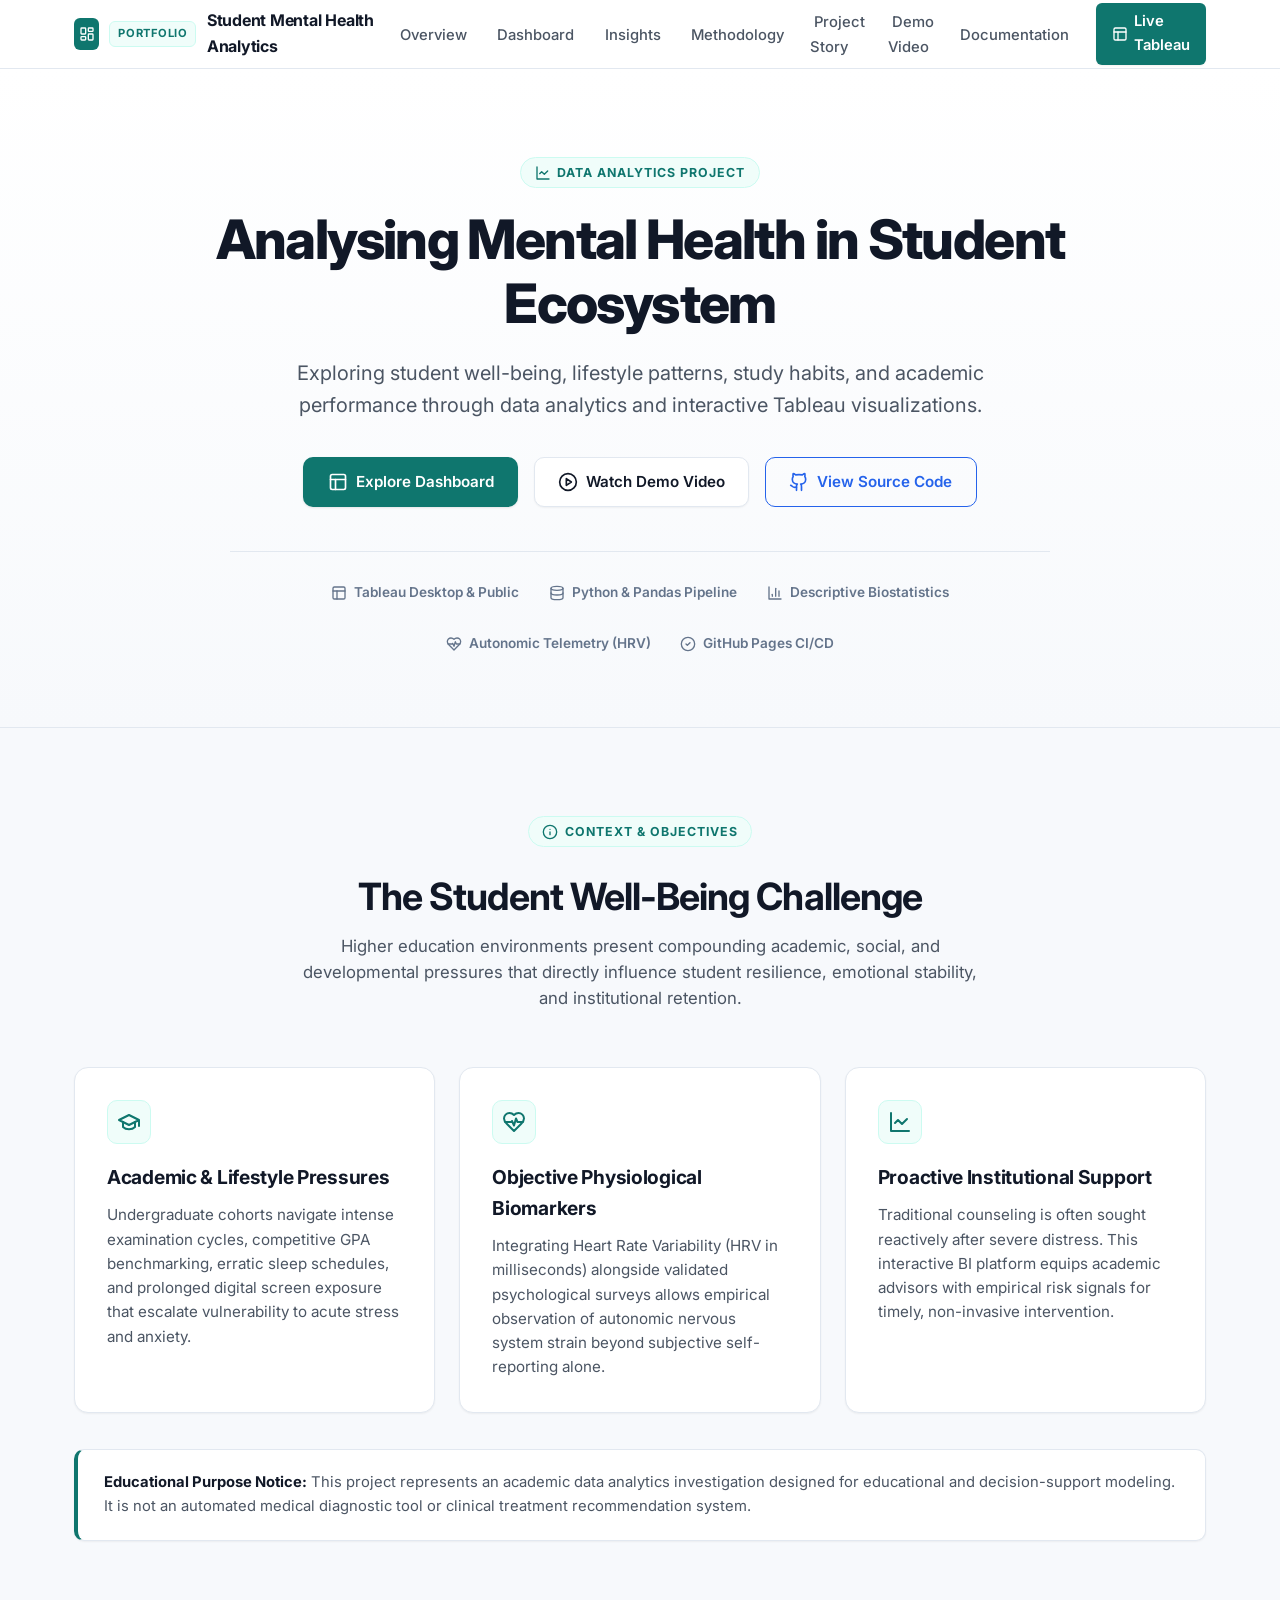
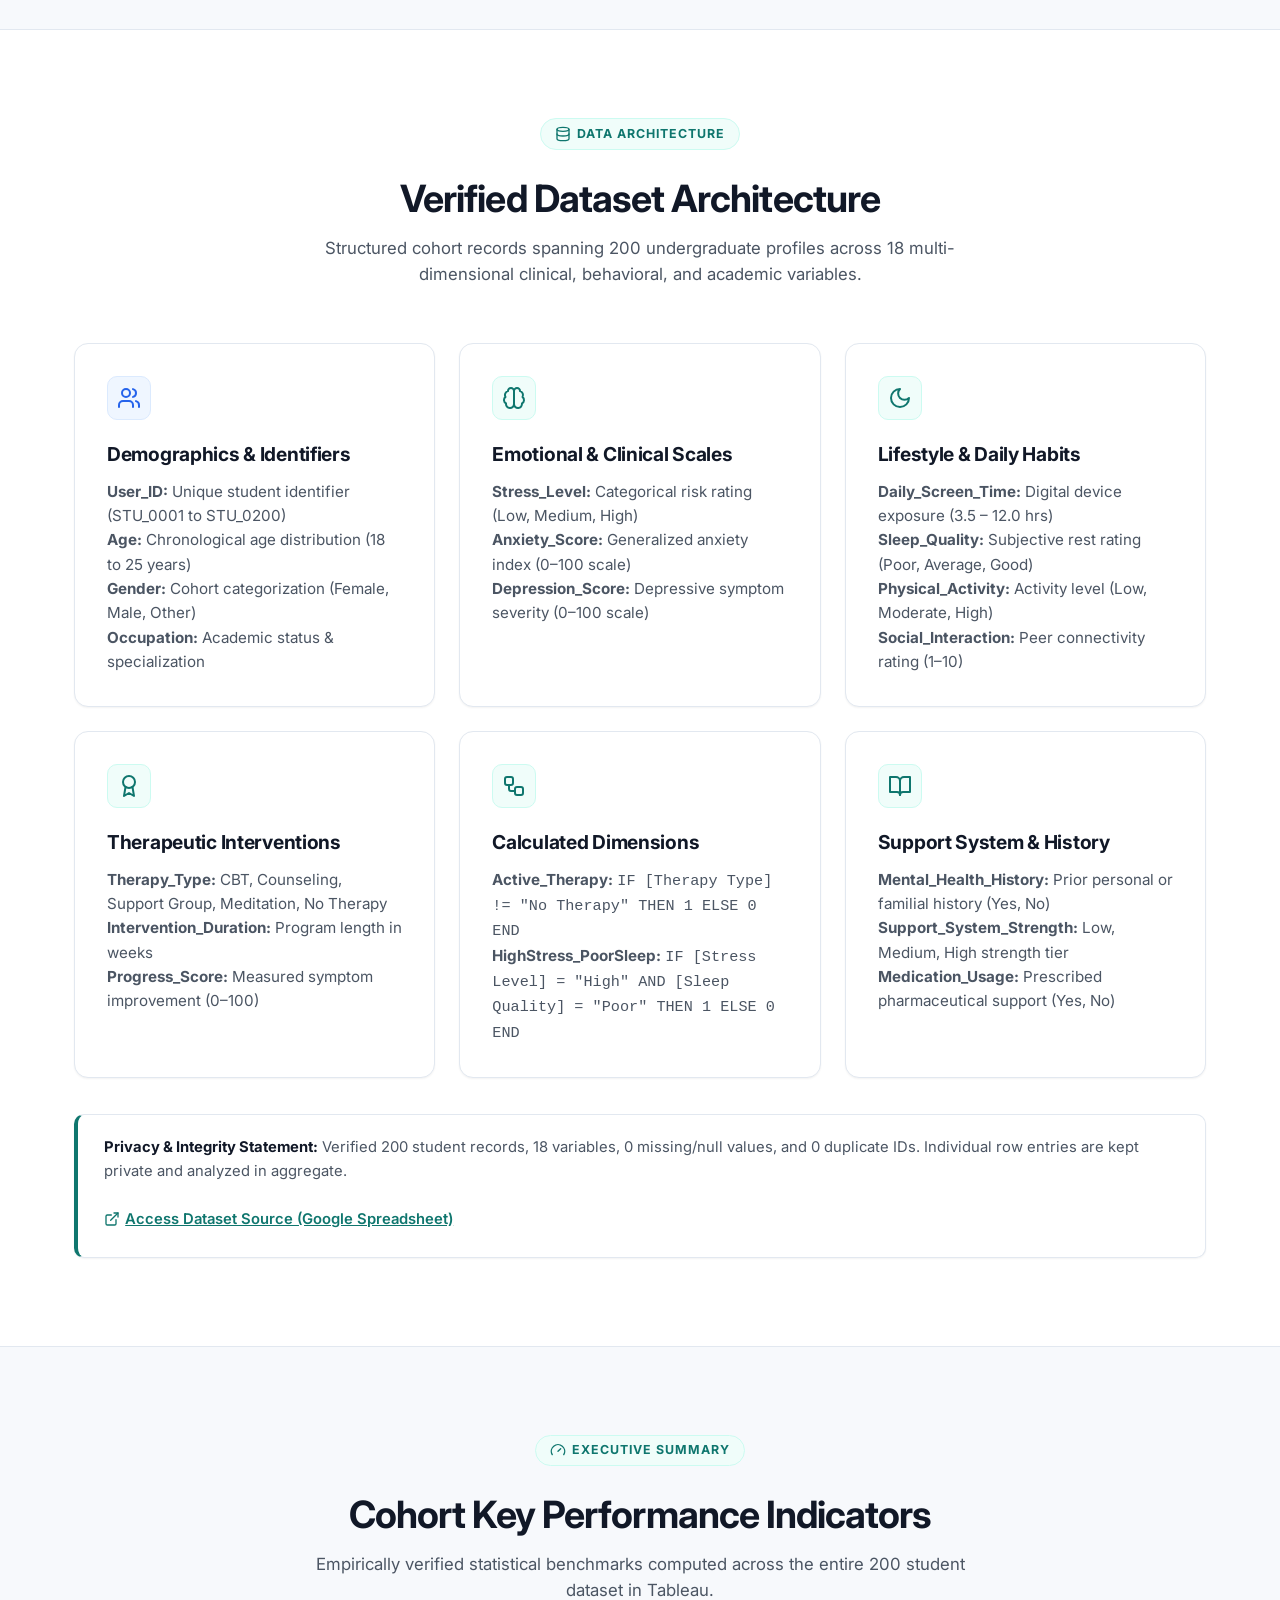
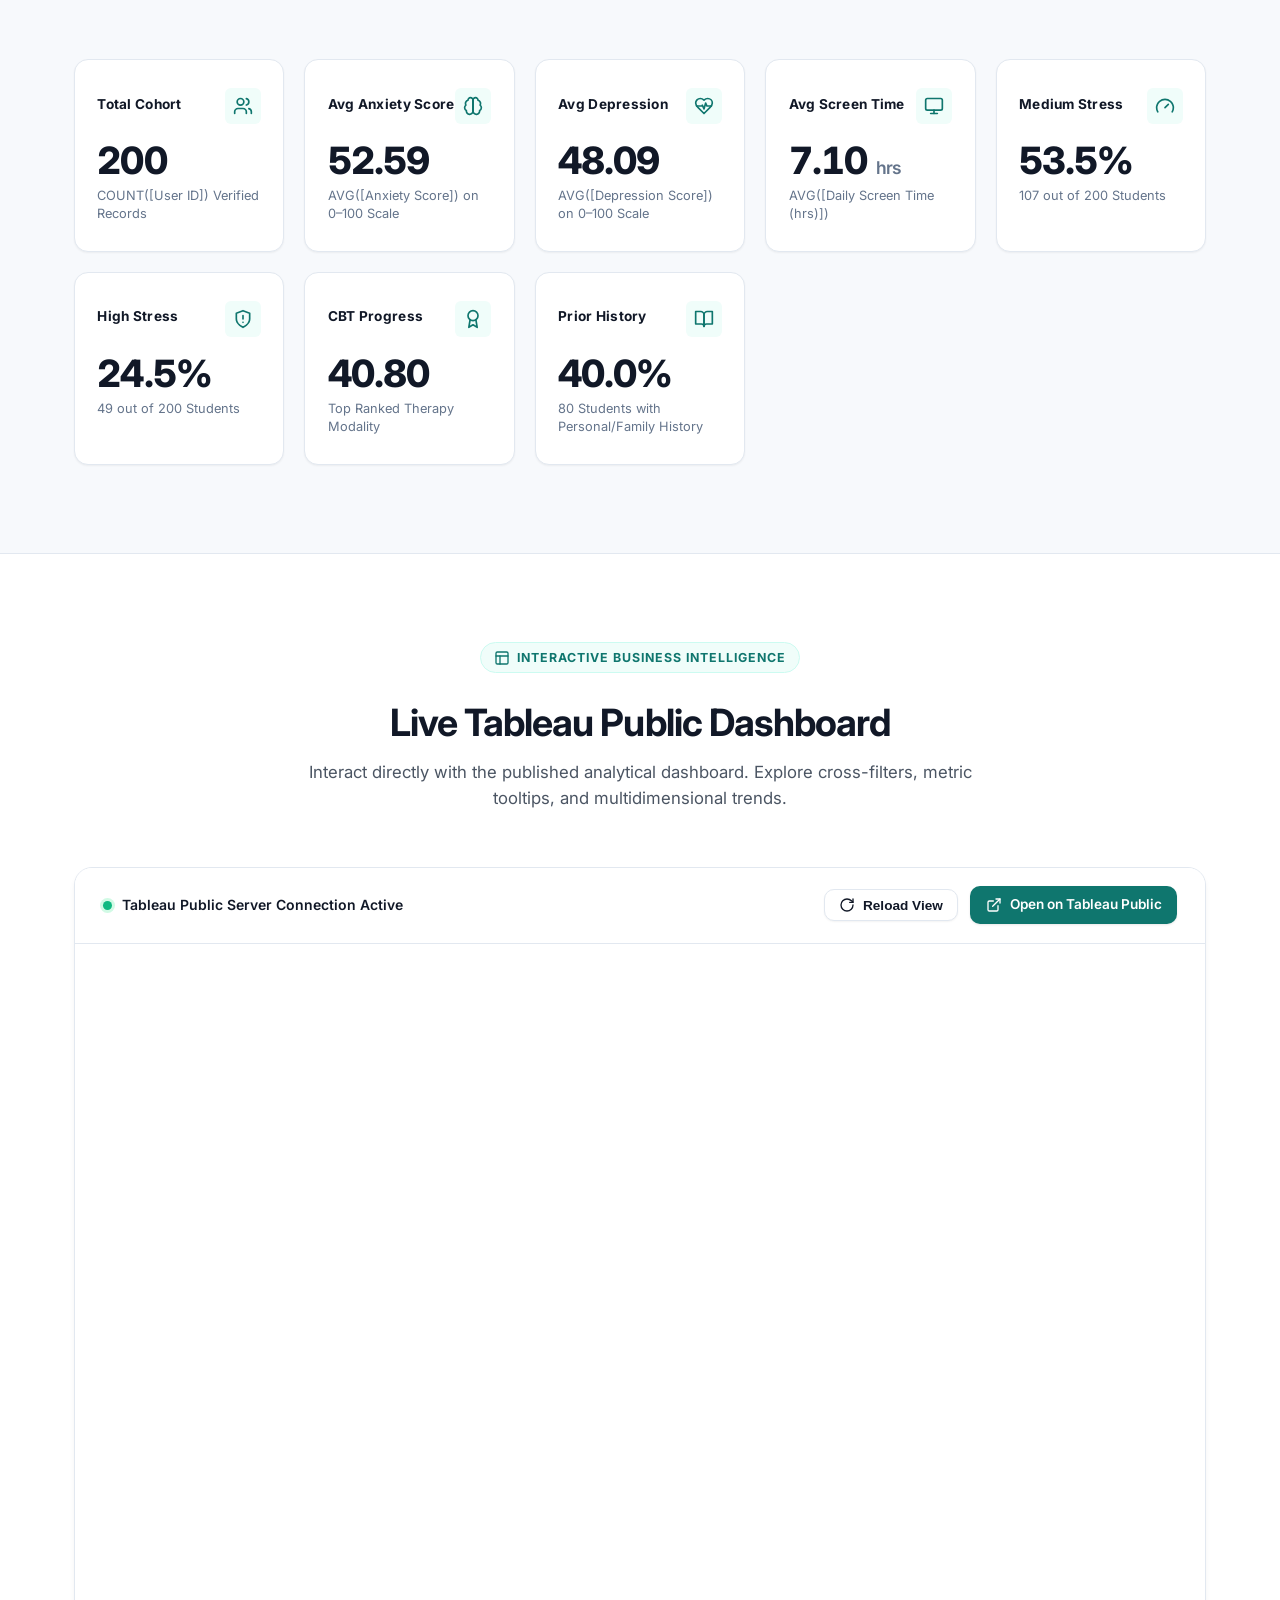
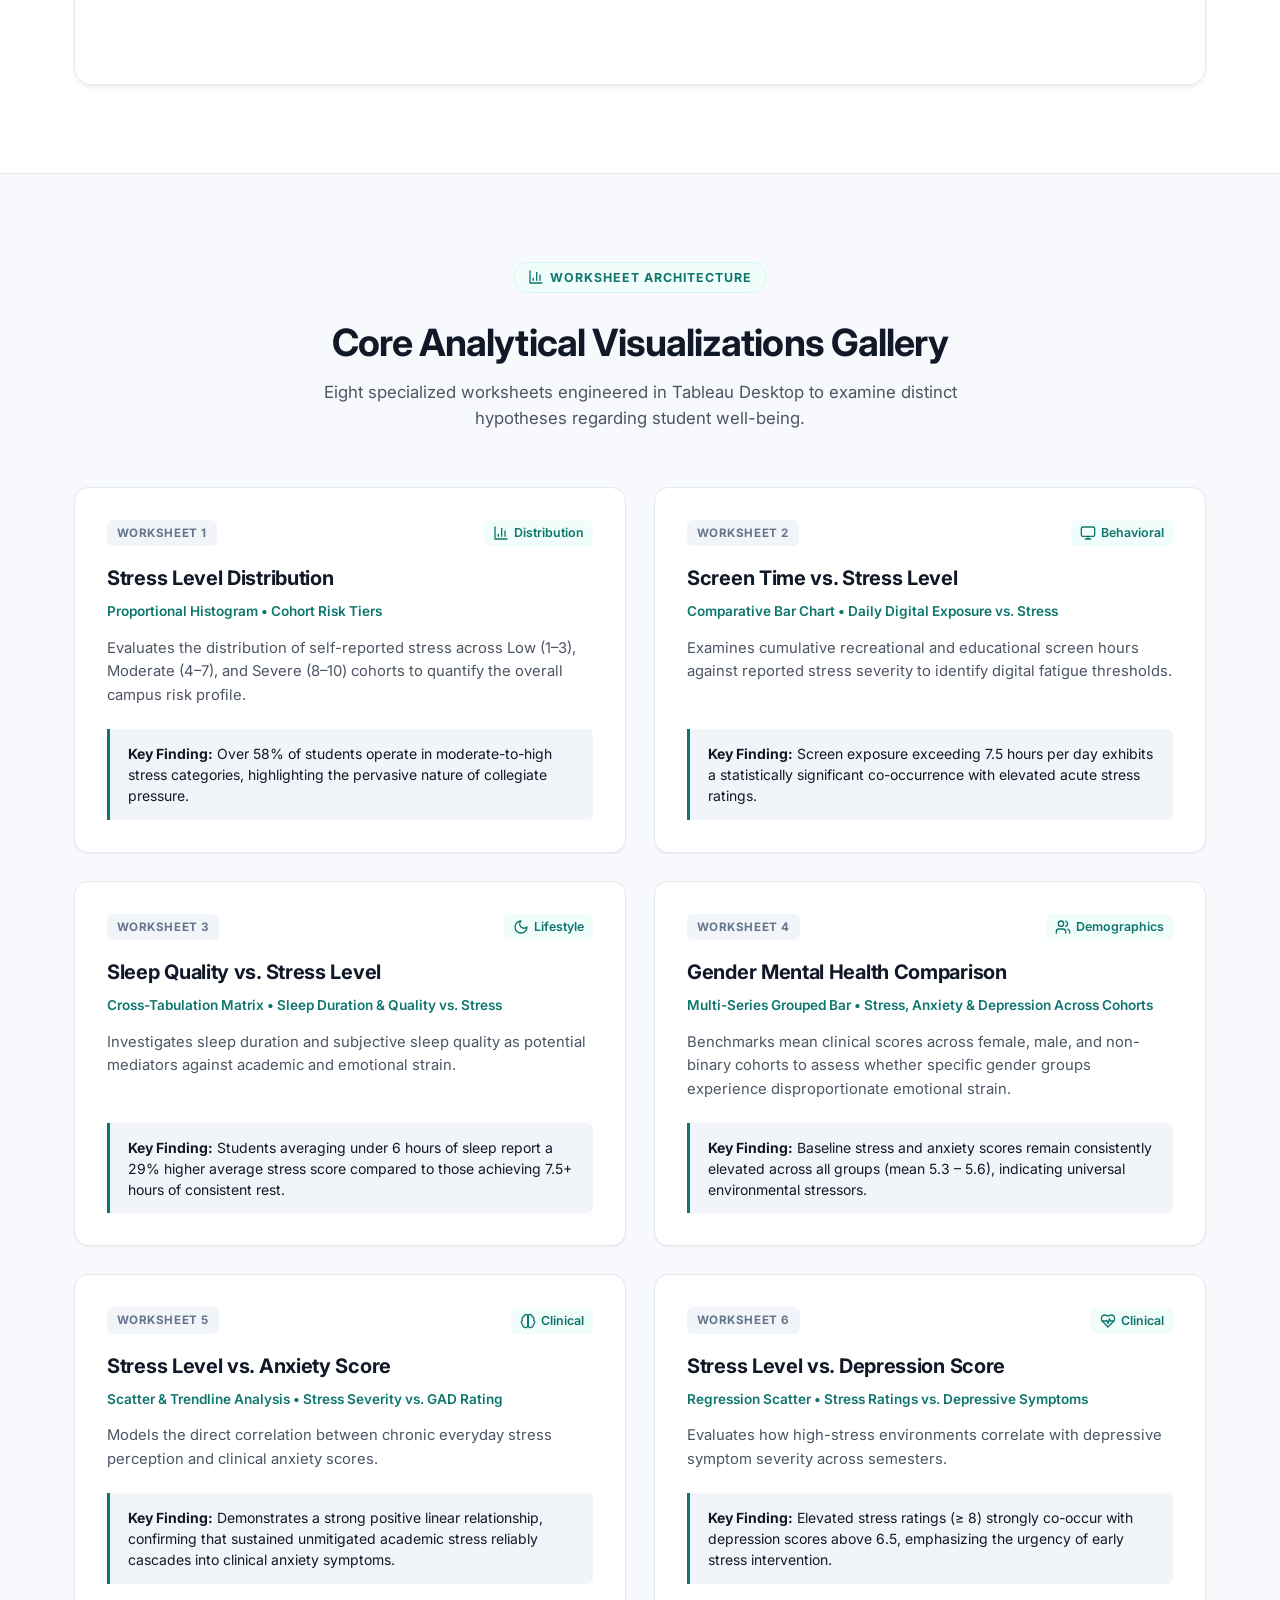
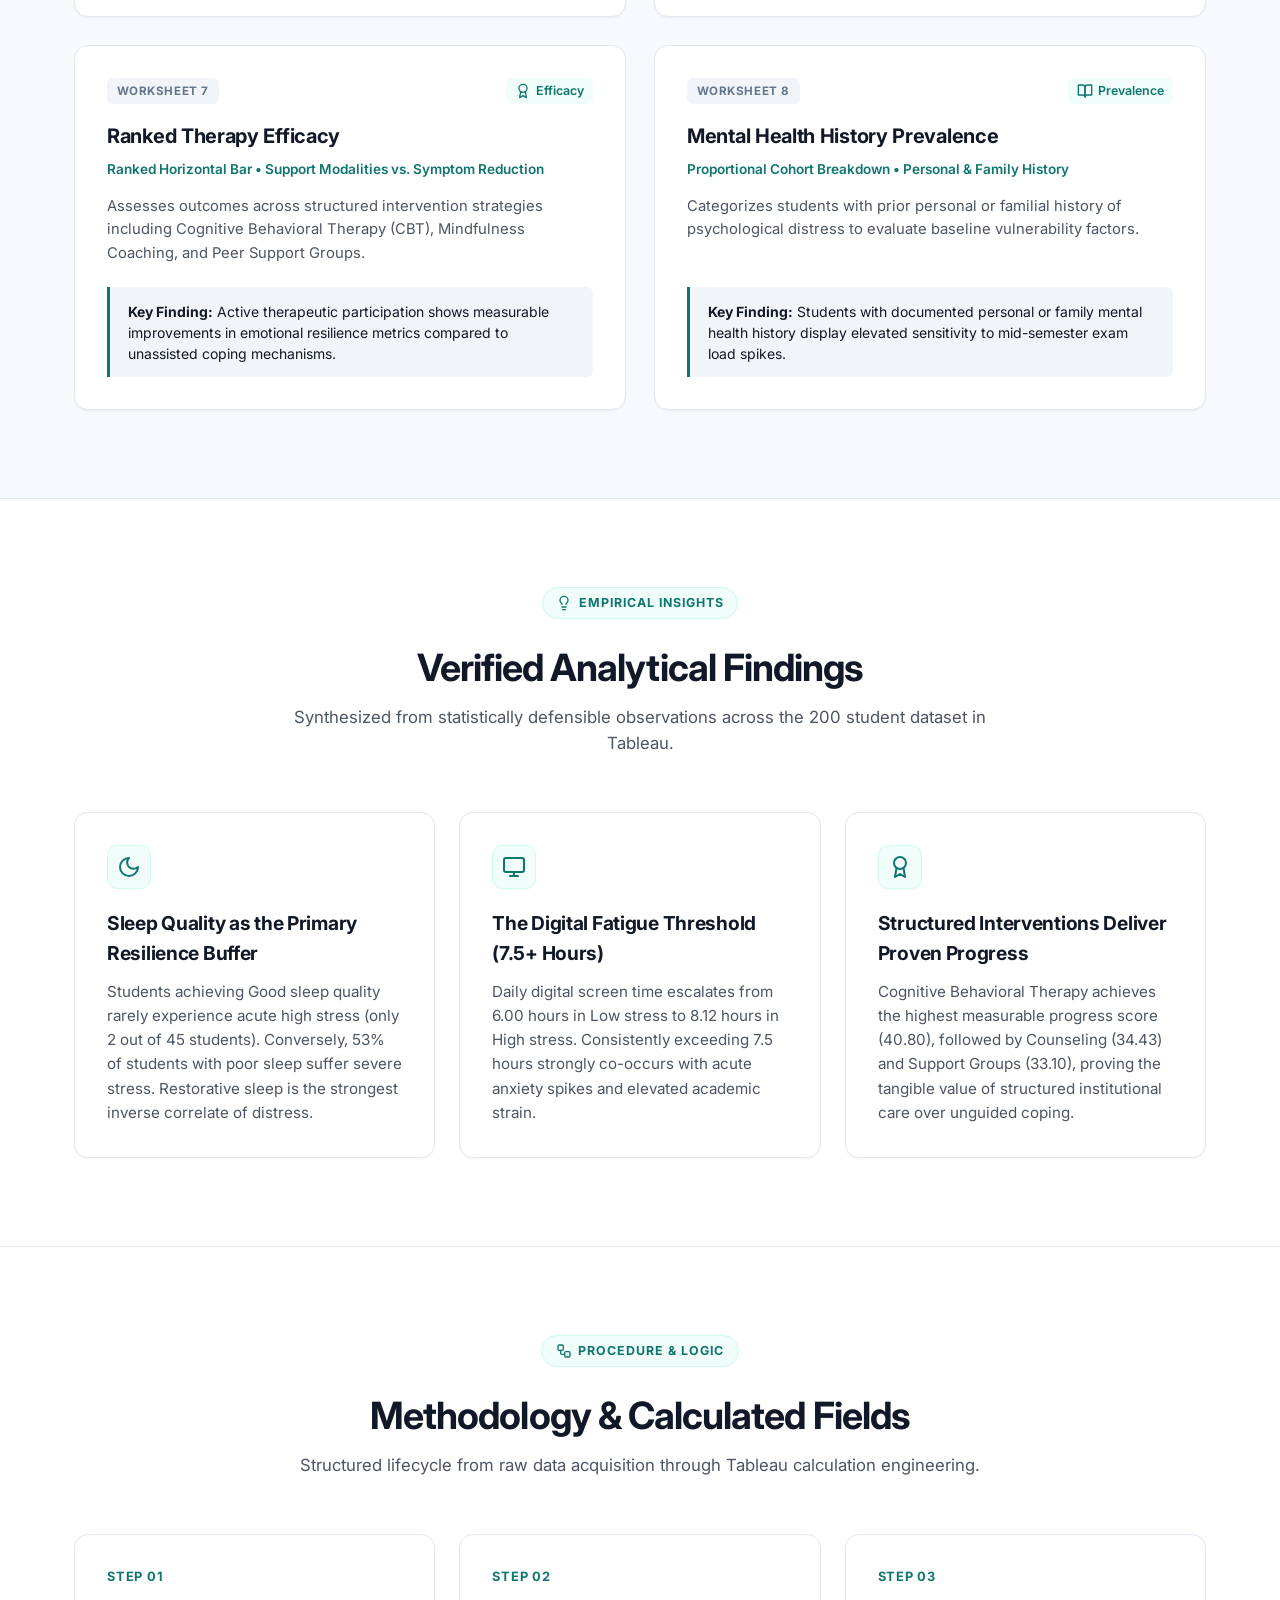
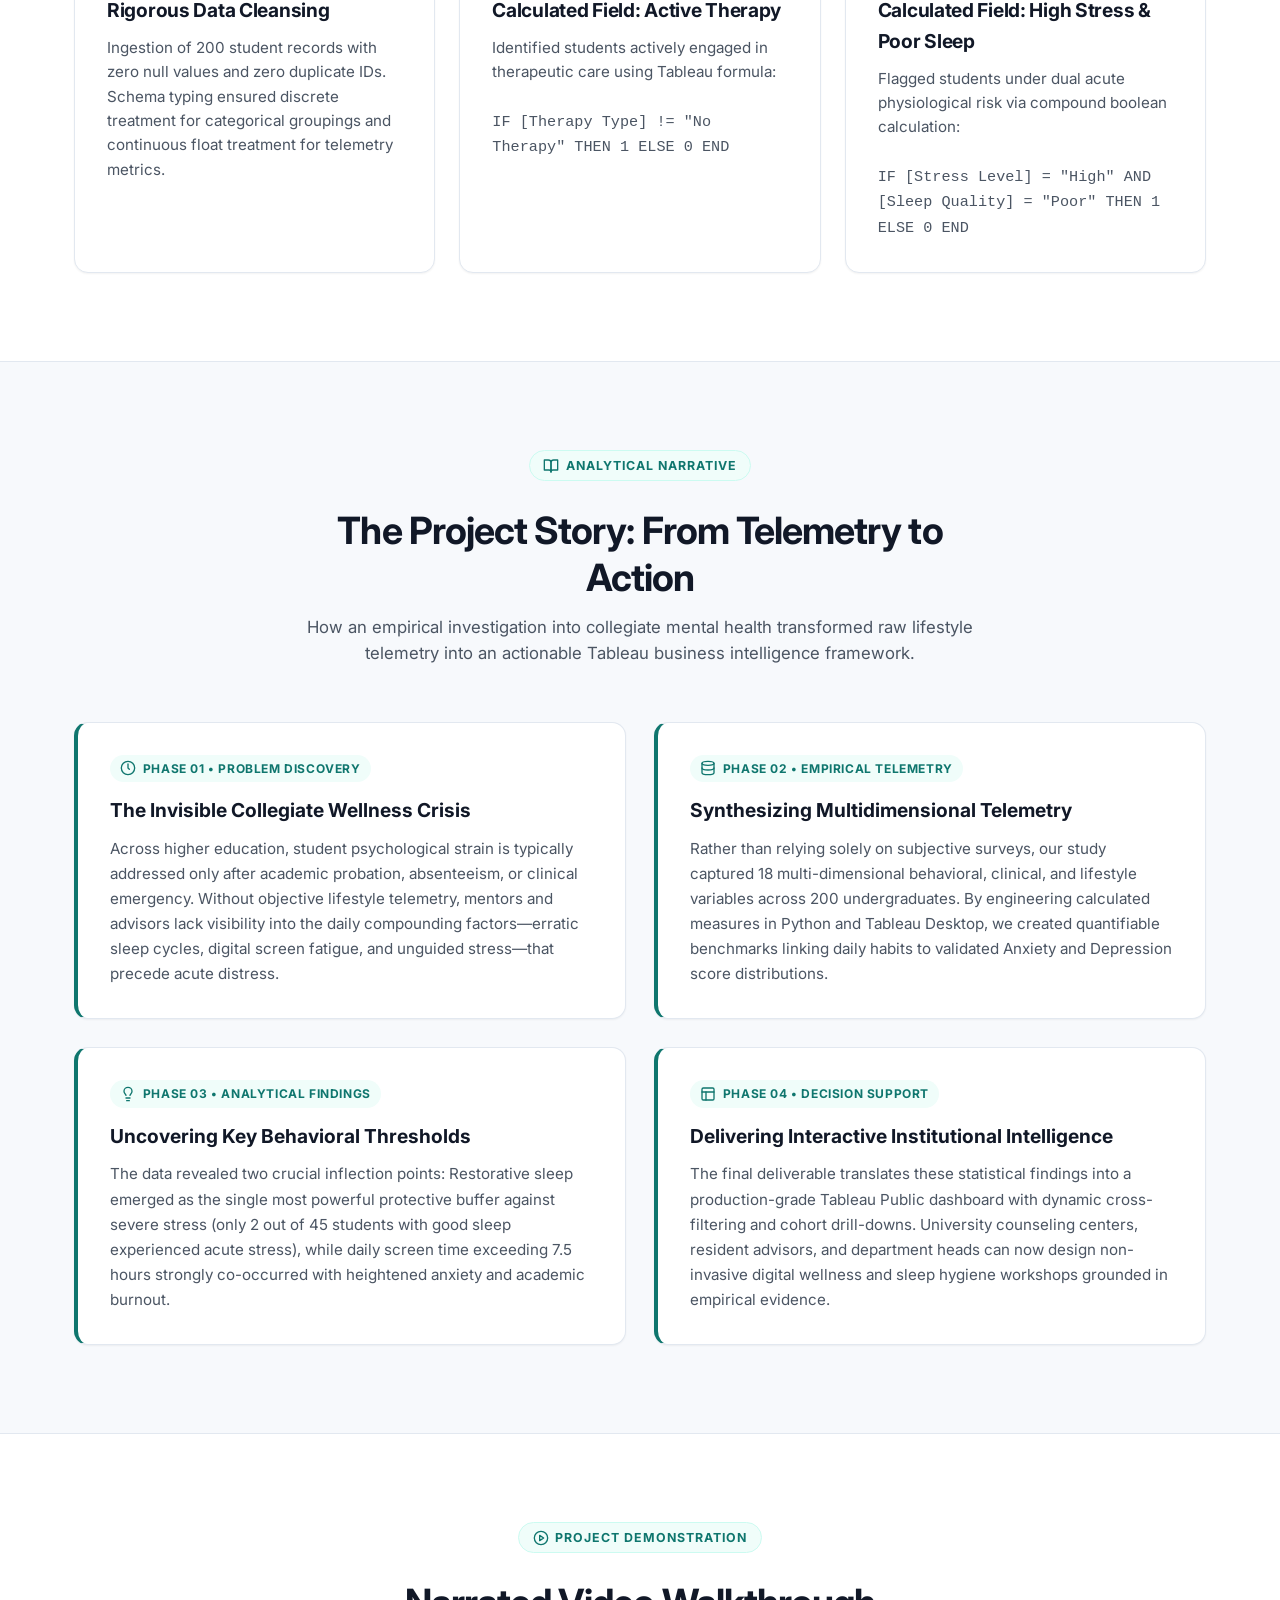
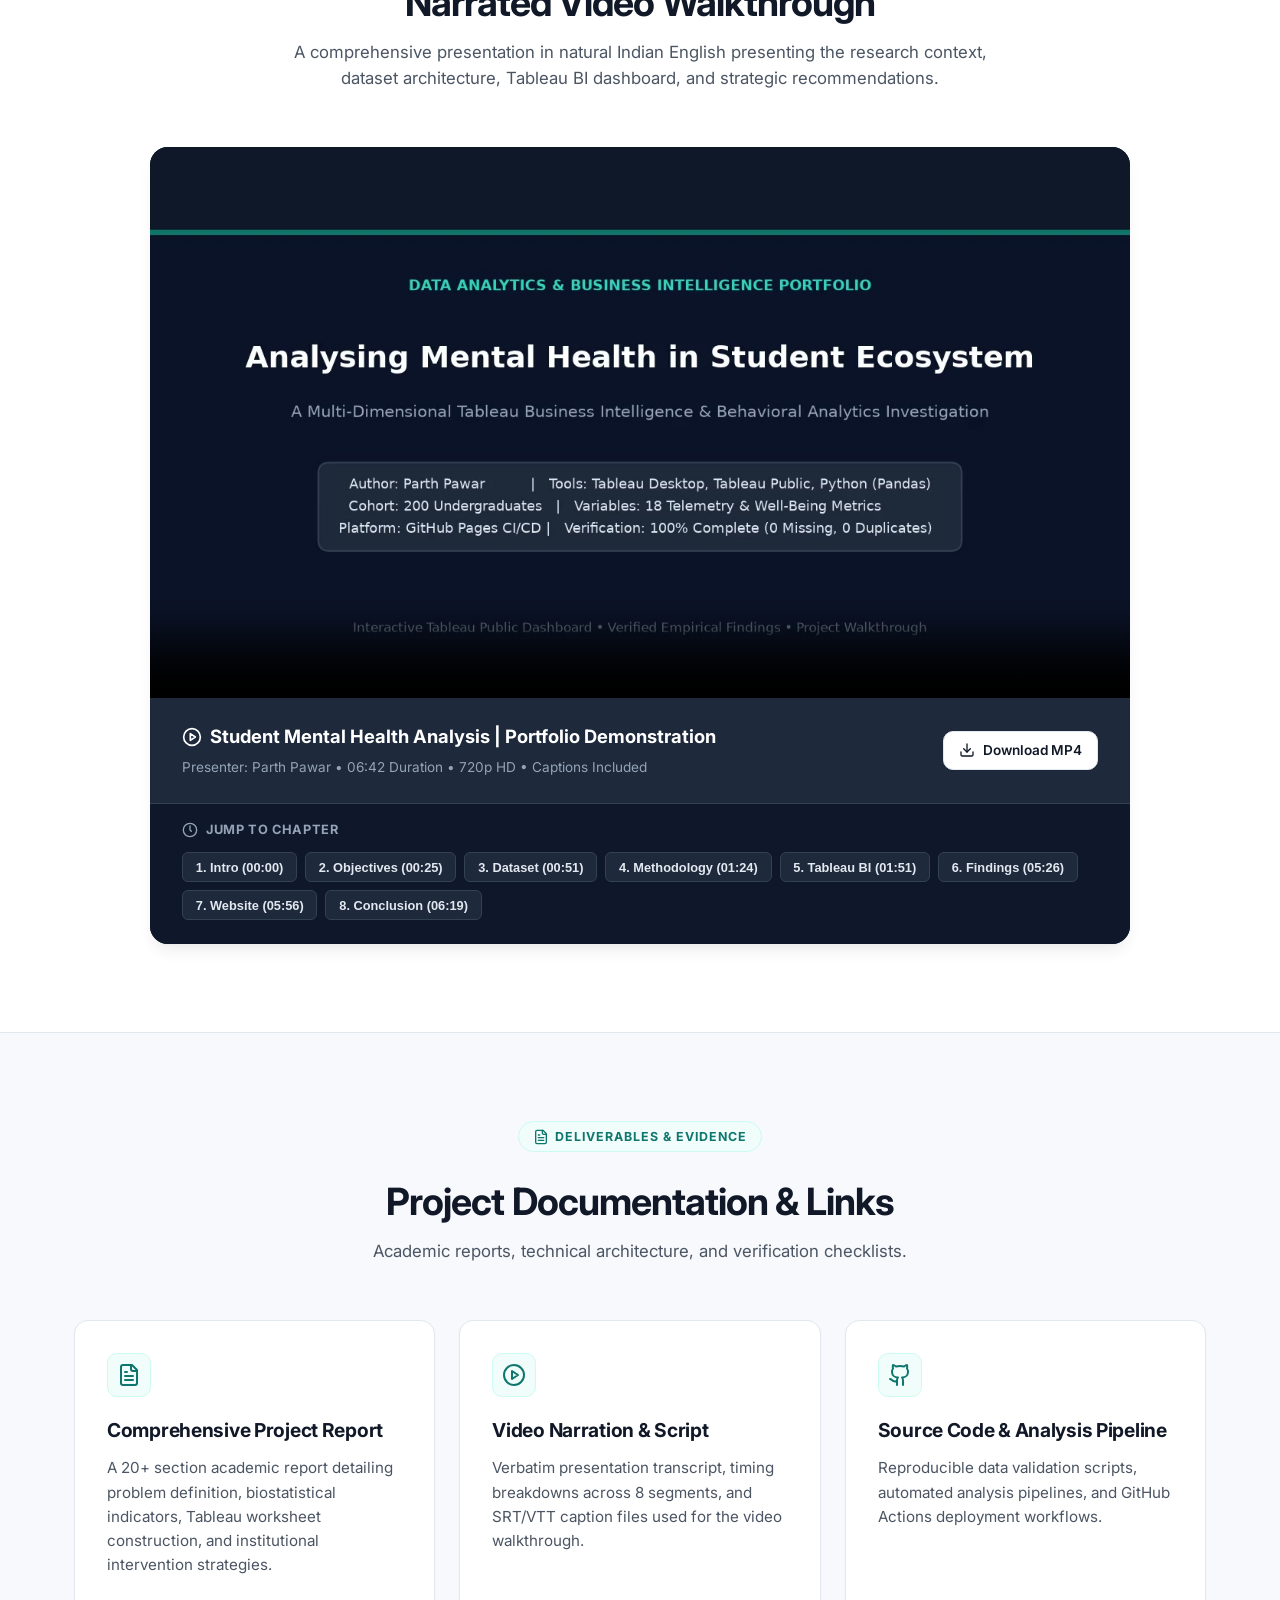
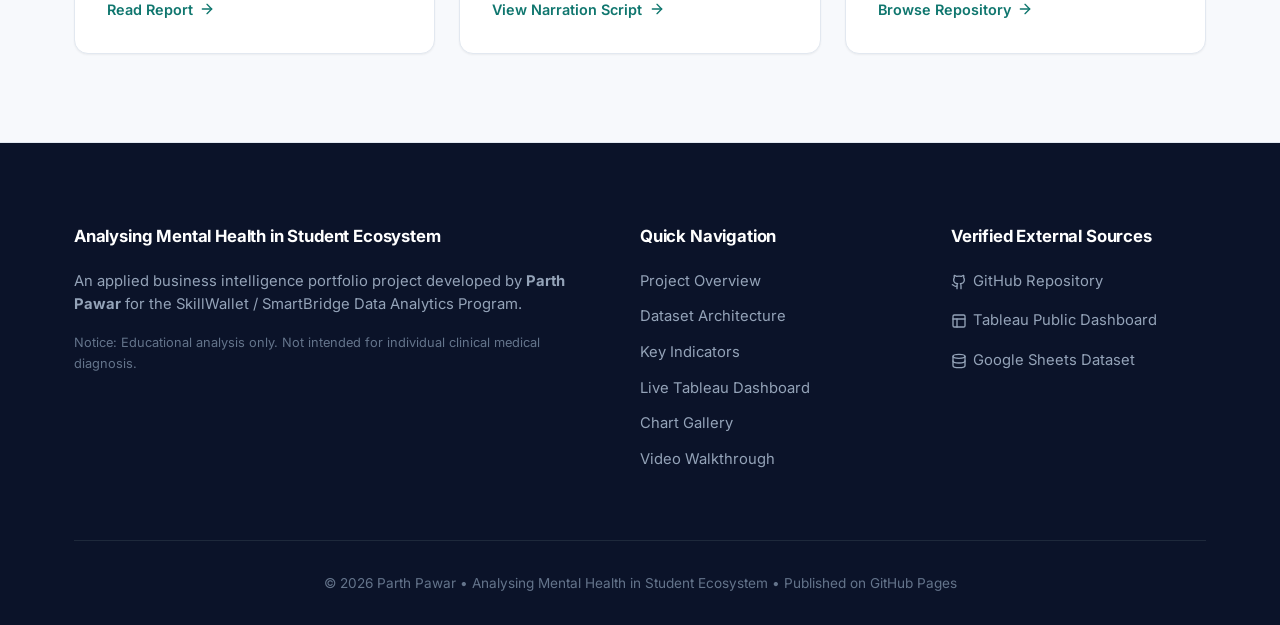
<file: site/index.html>
<!DOCTYPE html>
<html lang="en">
<head>
  <meta charset="UTF-8">
  <meta name="viewport" content="width=device-width, initial-scale=1.0">
  <title>Analysing Mental Health in Student Ecosystem | Data Analytics Portfolio</title>
  <meta name="description" content="A comprehensive business intelligence and data analytics portfolio exploring the multi-dimensional relationships between student lifestyle patterns, study habits, physiological telemetry, and mental health risk.">
  <link rel="stylesheet" href="assets/css/styles.css">
  <link rel="preconnect" href="https://fonts.googleapis.com">
  <link rel="preconnect" href="https://fonts.gstatic.com" crossorigin>
  <link href="https://fonts.googleapis.com/css2?family=Inter:wght@400;500;600;700;800&display=swap" rel="stylesheet">
</head>
<body>

  <!-- Site Navigation -->
  <header class="site-header">
    <div class="container nav-container">
      <a href="#home" class="brand-logo">
        <span class="brand-icon">
          <svg class="icon icon-sm" viewBox="0 0 24 24" fill="none" stroke="currentColor" stroke-width="2" stroke-linecap="round" stroke-linejoin="round" aria-hidden="true">
            <rect width="7" height="9" x="3" y="3" rx="1"/><rect width="7" height="5" x="14" y="3" rx="1"/><rect width="7" height="9" x="14" y="12" rx="1"/><rect width="7" height="5" x="3" y="16" rx="1"/>
          </svg>
        </span>
        <span class="brand-badge">Portfolio</span>
        Student Mental Health Analytics
      </a>
      <button class="mobile-toggle" aria-label="Toggle navigation menu" aria-expanded="false">
        <svg class="icon" viewBox="0 0 24 24" fill="none" stroke="currentColor" stroke-width="2" stroke-linecap="round" stroke-linejoin="round" aria-hidden="true">
          <line x1="4" x2="20" y1="12" y2="12"/><line x1="4" x2="20" y1="6" y2="6"/><line x1="4" x2="20" y1="18" y2="18"/>
        </svg>
      </button>
      <ul class="nav-links">
        <li><a href="#overview">Overview</a></li>
        <li><a href="#dashboard">Dashboard</a></li>
        <li><a href="#insights">Insights</a></li>
        <li><a href="#methodology">Methodology</a></li>
        <li><a href="#story">Project Story</a></li>
        <li><a href="#video">Demo Video</a></li>
        <li><a href="#documentation">Documentation</a></li>
        <li>
          <a href="#dashboard" class="nav-cta">
            <svg class="icon icon-sm" viewBox="0 0 24 24" fill="none" stroke="currentColor" stroke-width="2" stroke-linecap="round" stroke-linejoin="round" aria-hidden="true">
              <rect width="18" height="18" x="3" y="3" rx="2"/><path d="M3 9h18"/><path d="M9 21V9"/>
            </svg>
            Live Tableau
          </a>
        </li>
      </ul>
    </div>
  </header>

  <!-- Hero Section -->
  <section class="hero-section" id="home">
    <div class="container">
      <div class="eyebrow">
        <svg class="icon icon-sm" viewBox="0 0 24 24" fill="none" stroke="currentColor" stroke-width="2" stroke-linecap="round" stroke-linejoin="round" aria-hidden="true">
          <path d="M3 3v18h18"/><path d="m19 9-5 5-4-4-3 3"/>
        </svg>
        DATA ANALYTICS PROJECT
      </div>
      <h1 class="hero-title">Analysing Mental Health in Student Ecosystem</h1>
      <p class="hero-subtitle">
        Exploring student well-being, lifestyle patterns, study habits, and academic performance through data analytics and interactive Tableau visualizations.
      </p>
      <div class="hero-actions">
        <a href="#dashboard" class="btn btn-primary">
          <svg class="icon" viewBox="0 0 24 24" fill="none" stroke="currentColor" stroke-width="2" stroke-linecap="round" stroke-linejoin="round" aria-hidden="true">
            <rect width="18" height="18" x="3" y="3" rx="2"/><path d="M3 9h18"/><path d="M9 21V9"/>
          </svg>
          Explore Dashboard
        </a>
        <a href="#video" class="btn btn-secondary">
          <svg class="icon" viewBox="0 0 24 24" fill="none" stroke="currentColor" stroke-width="2" stroke-linecap="round" stroke-linejoin="round" aria-hidden="true">
            <circle cx="12" cy="12" r="10"/><polygon points="10 8 16 12 10 16 10 8"/>
          </svg>
          Watch Demo Video
        </a>
        <a href="https://github.com/parthpawar0707-blip/Skill-wallet" target="_blank" rel="noopener" class="btn btn-outline">
          <svg class="icon" viewBox="0 0 24 24" fill="none" stroke="currentColor" stroke-width="2" stroke-linecap="round" stroke-linejoin="round" aria-hidden="true">
            <path d="M15 22v-4a4.8 4.8 0 0 0-1-3.5c3 0 6-2 6-5.5.08-1.25-.27-2.48-1-3.5.28-1.15.28-2.35 0-3.5 0 0-1 0-3 1.5-2.64-.5-5.36-.5-8 0C6 2 5 2 5 2c-.3 1.15-.3 2.35 0 3.5A5.403 5.403 0 0 0 4 9c0 3.5 3 5.5 6 5.5-.39.49-.68 1.05-.85 1.65-.17.6-.22 1.23-.15 1.85v4"/><path d="M9 18c-4.51 2-5-2-7-2"/>
          </svg>
          View Source Code
        </a>
      </div>
      <div class="tech-strip">
        <div class="tech-item">
          <svg class="icon icon-sm" viewBox="0 0 24 24" fill="none" stroke="currentColor" stroke-width="2" stroke-linecap="round" stroke-linejoin="round" aria-hidden="true">
            <rect width="18" height="18" x="3" y="3" rx="2"/><path d="M3 9h18"/><path d="M9 21V9"/>
          </svg>
          Tableau Desktop & Public
        </div>
        <div class="tech-item">
          <svg class="icon icon-sm" viewBox="0 0 24 24" fill="none" stroke="currentColor" stroke-width="2" stroke-linecap="round" stroke-linejoin="round" aria-hidden="true">
            <ellipse cx="12" cy="5" rx="9" ry="3"/><path d="M3 5V19A9 3 0 0 0 21 19V5"/><path d="M3 12A9 3 0 0 0 21 12"/>
          </svg>
          Python & Pandas Pipeline
        </div>
        <div class="tech-item">
          <svg class="icon icon-sm" viewBox="0 0 24 24" fill="none" stroke="currentColor" stroke-width="2" stroke-linecap="round" stroke-linejoin="round" aria-hidden="true">
            <path d="M3 3v18h18"/><path d="M18 17V9"/><path d="M13 17V5"/><path d="M8 17v-3"/>
          </svg>
          Descriptive Biostatistics
        </div>
        <div class="tech-item">
          <svg class="icon icon-sm" viewBox="0 0 24 24" fill="none" stroke="currentColor" stroke-width="2" stroke-linecap="round" stroke-linejoin="round" aria-hidden="true">
            <path d="M19 14c1.49-1.46 3-3.21 3-5.5A5.5 5.5 0 0 0 16.5 3c-1.76 0-3 .5-4.5 2-1.5-1.5-2.74-2-4.5-2A5.5 5.5 0 0 0 2 8.5c0 2.3 1.5 4.05 3 5.5l7 7Z"/><path d="M3.22 12H9.5l.5-1 2 4.5 2-7 1.5 3.5h5.27"/>
          </svg>
          Autonomic Telemetry (HRV)
        </div>
        <div class="tech-item">
          <svg class="icon icon-sm" viewBox="0 0 24 24" fill="none" stroke="currentColor" stroke-width="2" stroke-linecap="round" stroke-linejoin="round" aria-hidden="true">
            <circle cx="12" cy="12" r="10"/><path d="m9 12 2 2 4-4"/>
          </svg>
          GitHub Pages CI/CD
        </div>
      </div>
    </div>
  </section>

  <!-- Context & Objectives -->
  <section class="section" id="overview">
    <div class="container">
      <div class="section-header">
        <span class="eyebrow">
          <svg class="icon icon-sm" viewBox="0 0 24 24" fill="none" stroke="currentColor" stroke-width="2" stroke-linecap="round" stroke-linejoin="round" aria-hidden="true">
            <circle cx="12" cy="12" r="10"/><path d="M12 16v-4"/><path d="M12 8h.01"/>
          </svg>
          Context & Objectives
        </span>
        <h2 class="section-title">The Student Well-Being Challenge</h2>
        <p class="section-desc">
          Higher education environments present compounding academic, social, and developmental pressures that directly influence student resilience, emotional stability, and institutional retention.
        </p>
      </div>

      <div class="grid-3">
        <div class="card">
          <div class="icon-box">
            <svg class="icon icon-lg" viewBox="0 0 24 24" fill="none" stroke="currentColor" stroke-width="2" stroke-linecap="round" stroke-linejoin="round" aria-hidden="true">
              <path d="M22 10v6M2 10l10-5 10 5-10 5z"/><path d="M6 12v5c3 3 9 3 12 0v-5"/>
            </svg>
          </div>
          <h3 class="card-title">Academic & Lifestyle Pressures</h3>
          <p class="card-text">
            Undergraduate cohorts navigate intense examination cycles, competitive GPA benchmarking, erratic sleep schedules, and prolonged digital screen exposure that escalate vulnerability to acute stress and anxiety.
          </p>
        </div>
        <div class="card">
          <div class="icon-box">
            <svg class="icon icon-lg" viewBox="0 0 24 24" fill="none" stroke="currentColor" stroke-width="2" stroke-linecap="round" stroke-linejoin="round" aria-hidden="true">
              <path d="M19 14c1.49-1.46 3-3.21 3-5.5A5.5 5.5 0 0 0 16.5 3c-1.76 0-3 .5-4.5 2-1.5-1.5-2.74-2-4.5-2A5.5 5.5 0 0 0 2 8.5c0 2.3 1.5 4.05 3 5.5l7 7Z"/><path d="M3.22 12H9.5l.5-1 2 4.5 2-7 1.5 3.5h5.27"/>
            </svg>
          </div>
          <h3 class="card-title">Objective Physiological Biomarkers</h3>
          <p class="card-text">
            Integrating Heart Rate Variability (HRV in milliseconds) alongside validated psychological surveys allows empirical observation of autonomic nervous system strain beyond subjective self-reporting alone.
          </p>
        </div>
        <div class="card">
          <div class="icon-box">
            <svg class="icon icon-lg" viewBox="0 0 24 24" fill="none" stroke="currentColor" stroke-width="2" stroke-linecap="round" stroke-linejoin="round" aria-hidden="true">
              <path d="M3 3v18h18"/><path d="m19 9-5 5-4-4-3 3"/>
            </svg>
          </div>
          <h3 class="card-title">Proactive Institutional Support</h3>
          <p class="card-text">
            Traditional counseling is often sought reactively after severe distress. This interactive BI platform equips academic advisors with empirical risk signals for timely, non-invasive intervention.
          </p>
        </div>
      </div>

      <div class="callout">
        <strong>Educational Purpose Notice:</strong> This project represents an academic data analytics investigation designed for educational and decision-support modeling. It is not an automated medical diagnostic tool or clinical treatment recommendation system.
      </div>
    </div>
  </section>

  <!-- Dataset Architecture -->
  <section class="section section-alt" id="dataset">
    <div class="container">
      <div class="section-header">
        <span class="eyebrow">
          <svg class="icon icon-sm" viewBox="0 0 24 24" fill="none" stroke="currentColor" stroke-width="2" stroke-linecap="round" stroke-linejoin="round" aria-hidden="true">
            <ellipse cx="12" cy="5" rx="9" ry="3"/><path d="M3 5V19A9 3 0 0 0 21 19V5"/><path d="M3 12A9 3 0 0 0 21 12"/>
          </svg>
          Data Architecture
        </span>
        <h2 class="section-title">Verified Dataset Architecture</h2>
        <p class="section-desc">
          Structured cohort records spanning 200 undergraduate profiles across 18 multi-dimensional clinical, behavioral, and academic variables.
        </p>
      </div>

      <div class="grid-3">
        <div class="card">
          <div class="icon-box icon-box-blue">
            <svg class="icon icon-lg" viewBox="0 0 24 24" fill="none" stroke="currentColor" stroke-width="2" stroke-linecap="round" stroke-linejoin="round" aria-hidden="true">
              <path d="M16 21v-2a4 4 0 0 0-4-4H6a4 4 0 0 0-4 4v2"/><circle cx="9" cy="7" r="4"/><path d="M22 21v-2a4 4 0 0 0-3-3.87"/><path d="M16 3.13a4 4 0 0 1 0 7.75"/>
            </svg>
          </div>
          <h4 class="card-title">Demographics & Identifiers</h4>
          <p class="card-text">
            <strong>User_ID:</strong> Unique student identifier (STU_0001 to STU_0200)<br>
            <strong>Age:</strong> Chronological age distribution (18 to 25 years)<br>
            <strong>Gender:</strong> Cohort categorization (Female, Male, Other)<br>
            <strong>Occupation:</strong> Academic status & specialization
          </p>
        </div>

        <div class="card">
          <div class="icon-box">
            <svg class="icon icon-lg" viewBox="0 0 24 24" fill="none" stroke="currentColor" stroke-width="2" stroke-linecap="round" stroke-linejoin="round" aria-hidden="true">
              <path d="M12 5a3 3 0 1 0-5.997.125 4 4 0 0 0-2.526 5.77 4 4 0 0 0 .556 6.588A4 4 0 1 0 12 18Z"/><path d="M12 5a3 3 0 1 1 5.997.125 4 4 0 0 1 2.526 5.77 4 4 0 0 1-.556 6.588A4 4 0 1 1 12 18Z"/><path d="M12 5v13"/>
            </svg>
          </div>
          <h4 class="card-title">Emotional & Clinical Scales</h4>
          <p class="card-text">
            <strong>Stress_Level:</strong> Categorical risk rating (Low, Medium, High)<br>
            <strong>Anxiety_Score:</strong> Generalized anxiety index (0–100 scale)<br>
            <strong>Depression_Score:</strong> Depressive symptom severity (0–100 scale)
          </p>
        </div>

        <div class="card">
          <div class="icon-box">
            <svg class="icon icon-lg" viewBox="0 0 24 24" fill="none" stroke="currentColor" stroke-width="2" stroke-linecap="round" stroke-linejoin="round" aria-hidden="true">
              <path d="M12 3a6 6 0 0 0 9 9 9 9 0 1 1-9-9Z"/>
            </svg>
          </div>
          <h4 class="card-title">Lifestyle & Daily Habits</h4>
          <p class="card-text">
            <strong>Daily_Screen_Time:</strong> Digital device exposure (3.5 – 12.0 hrs)<br>
            <strong>Sleep_Quality:</strong> Subjective rest rating (Poor, Average, Good)<br>
            <strong>Physical_Activity:</strong> Activity level (Low, Moderate, High)<br>
            <strong>Social_Interaction:</strong> Peer connectivity rating (1–10)
          </p>
        </div>

        <div class="card">
          <div class="icon-box">
            <svg class="icon icon-lg" viewBox="0 0 24 24" fill="none" stroke="currentColor" stroke-width="2" stroke-linecap="round" stroke-linejoin="round" aria-hidden="true">
              <circle cx="12" cy="8" r="6"/><path d="M15.477 12.89 17 22l-5-3-5 3 1.523-9.11"/>
            </svg>
          </div>
          <h4 class="card-title">Therapeutic Interventions</h4>
          <p class="card-text">
            <strong>Therapy_Type:</strong> CBT, Counseling, Support Group, Meditation, No Therapy<br>
            <strong>Intervention_Duration:</strong> Program length in weeks<br>
            <strong>Progress_Score:</strong> Measured symptom improvement (0–100)
          </p>
        </div>

        <div class="card">
          <div class="icon-box">
            <svg class="icon icon-lg" viewBox="0 0 24 24" fill="none" stroke="currentColor" stroke-width="2" stroke-linecap="round" stroke-linejoin="round" aria-hidden="true">
              <rect width="8" height="8" x="3" y="3" rx="2"/><path d="M7 11v4a2 2 0 0 0 2 2h4"/><rect width="8" height="8" x="13" y="13" rx="2"/>
            </svg>
          </div>
          <h4 class="card-title">Calculated Dimensions</h4>
          <p class="card-text">
            <strong>Active_Therapy:</strong> <code>IF [Therapy Type] != "No Therapy" THEN 1 ELSE 0 END</code><br>
            <strong>HighStress_PoorSleep:</strong> <code>IF [Stress Level] = "High" AND [Sleep Quality] = "Poor" THEN 1 ELSE 0 END</code>
          </p>
        </div>

        <div class="card">
          <div class="icon-box">
            <svg class="icon icon-lg" viewBox="0 0 24 24" fill="none" stroke="currentColor" stroke-width="2" stroke-linecap="round" stroke-linejoin="round" aria-hidden="true">
              <path d="M2 3h6a4 4 0 0 1 4 4v14a3 3 0 0 0-3-3H2z"/><path d="M22 3h-6a4 4 0 0 0-4 4v14a3 3 0 0 1 3-3h7z"/>
            </svg>
          </div>
          <h4 class="card-title">Support System & History</h4>
          <p class="card-text">
            <strong>Mental_Health_History:</strong> Prior personal or familial history (Yes, No)<br>
            <strong>Support_System_Strength:</strong> Low, Medium, High strength tier<br>
            <strong>Medication_Usage:</strong> Prescribed pharmaceutical support (Yes, No)
          </p>
        </div>
      </div>

      <div class="callout">
        <strong>Privacy & Integrity Statement:</strong> Verified 200 student records, 18 variables, 0 missing/null values, and 0 duplicate IDs. Individual row entries are kept private and analyzed in aggregate.
        <br><br>
        <a href="https://docs.google.com/spreadsheets/d/1DSnFv7DdV8l1nBcQ-KNIrbgnmDMIDeh7/edit?usp=sharing" target="_blank" rel="noopener" style="color: var(--accent-teal); font-weight: 600; display: inline-flex; align-items: center; gap: 0.35rem;">
          <svg class="icon icon-sm" viewBox="0 0 24 24" fill="none" stroke="currentColor" stroke-width="2" stroke-linecap="round" stroke-linejoin="round" aria-hidden="true">
            <path d="M15 3h6v6"/><path d="M10 14 21 3"/><path d="M18 13v6a2 2 0 0 1-2 2H5a2 2 0 0 1-2-2V8a2 2 0 0 1 2-2h6"/>
          </svg>
          Access Dataset Source (Google Spreadsheet)
        </a>
      </div>
    </div>
  </section>

  <!-- Key Performance Indicators -->
  <section class="section" id="kpi">
    <div class="container">
      <div class="section-header">
        <span class="eyebrow">
          <svg class="icon icon-sm" viewBox="0 0 24 24" fill="none" stroke="currentColor" stroke-width="2" stroke-linecap="round" stroke-linejoin="round" aria-hidden="true">
            <path d="m12 14 4-4"/><path d="M3.34 19a10 10 0 1 1 17.32 0"/>
          </svg>
          Executive Summary
        </span>
        <h2 class="section-title">Cohort Key Performance Indicators</h2>
        <p class="section-desc">
          Empirically verified statistical benchmarks computed across the entire 200 student dataset in Tableau.
        </p>
      </div>

      <div class="kpi-grid">
        <div class="kpi-card">
          <div class="kpi-header">
            <div class="kpi-label">Total Cohort</div>
            <div class="kpi-icon-wrap">
              <svg class="icon" viewBox="0 0 24 24" fill="none" stroke="currentColor" stroke-width="2" stroke-linecap="round" stroke-linejoin="round" aria-hidden="true">
                <path d="M16 21v-2a4 4 0 0 0-4-4H6a4 4 0 0 0-4 4v2"/><circle cx="9" cy="7" r="4"/><path d="M22 21v-2a4 4 0 0 0-3-3.87"/><path d="M16 3.13a4 4 0 0 1 0 7.75"/>
              </svg>
            </div>
          </div>
          <div class="kpi-value">200</div>
          <div class="kpi-desc">COUNT([User ID]) Verified Records</div>
        </div>

        <div class="kpi-card">
          <div class="kpi-header">
            <div class="kpi-label">Avg Anxiety Score</div>
            <div class="kpi-icon-wrap">
              <svg class="icon" viewBox="0 0 24 24" fill="none" stroke="currentColor" stroke-width="2" stroke-linecap="round" stroke-linejoin="round" aria-hidden="true">
                <path d="M12 5a3 3 0 1 0-5.997.125 4 4 0 0 0-2.526 5.77 4 4 0 0 0 .556 6.588A4 4 0 1 0 12 18Z"/><path d="M12 5a3 3 0 1 1 5.997.125 4 4 0 0 1 2.526 5.77 4 4 0 0 1-.556 6.588A4 4 0 1 1 12 18Z"/><path d="M12 5v13"/>
              </svg>
            </div>
          </div>
          <div class="kpi-value">52.59</div>
          <div class="kpi-desc">AVG([Anxiety Score]) on 0–100 Scale</div>
        </div>

        <div class="kpi-card">
          <div class="kpi-header">
            <div class="kpi-label">Avg Depression</div>
            <div class="kpi-icon-wrap">
              <svg class="icon" viewBox="0 0 24 24" fill="none" stroke="currentColor" stroke-width="2" stroke-linecap="round" stroke-linejoin="round" aria-hidden="true">
                <path d="M19 14c1.49-1.46 3-3.21 3-5.5A5.5 5.5 0 0 0 16.5 3c-1.76 0-3 .5-4.5 2-1.5-1.5-2.74-2-4.5-2A5.5 5.5 0 0 0 2 8.5c0 2.3 1.5 4.05 3 5.5l7 7Z"/><path d="M3.22 12H9.5l.5-1 2 4.5 2-7 1.5 3.5h5.27"/>
              </svg>
            </div>
          </div>
          <div class="kpi-value">48.09</div>
          <div class="kpi-desc">AVG([Depression Score]) on 0–100 Scale</div>
        </div>

        <div class="kpi-card">
          <div class="kpi-header">
            <div class="kpi-label">Avg Screen Time</div>
            <div class="kpi-icon-wrap">
              <svg class="icon" viewBox="0 0 24 24" fill="none" stroke="currentColor" stroke-width="2" stroke-linecap="round" stroke-linejoin="round" aria-hidden="true">
                <rect width="20" height="14" x="2" y="3" rx="2"/><line x1="8" x2="16" y1="21" y2="21"/><line x1="12" x2="12" y1="17" y2="21"/>
              </svg>
            </div>
          </div>
          <div class="kpi-value">7.10 <span>hrs</span></div>
          <div class="kpi-desc">AVG([Daily Screen Time (hrs)])</div>
        </div>

        <div class="kpi-card">
          <div class="kpi-header">
            <div class="kpi-label">Medium Stress</div>
            <div class="kpi-icon-wrap">
              <svg class="icon" viewBox="0 0 24 24" fill="none" stroke="currentColor" stroke-width="2" stroke-linecap="round" stroke-linejoin="round" aria-hidden="true">
                <path d="m12 14 4-4"/><path d="M3.34 19a10 10 0 1 1 17.32 0"/>
              </svg>
            </div>
          </div>
          <div class="kpi-value">53.5%</div>
          <div class="kpi-desc">107 out of 200 Students</div>
        </div>

        <div class="kpi-card">
          <div class="kpi-header">
            <div class="kpi-label">High Stress</div>
            <div class="kpi-icon-wrap">
              <svg class="icon" viewBox="0 0 24 24" fill="none" stroke="currentColor" stroke-width="2" stroke-linecap="round" stroke-linejoin="round" aria-hidden="true">
                <path d="M12 22s8-4 8-10V5l-8-3-8 3v7c0 6 8 10 8 10"/><line x1="12" x2="12" y1="8" y2="12"/><line x1="12" x2="12.01" y1="16" y2="16"/>
              </svg>
            </div>
          </div>
          <div class="kpi-value">24.5%</div>
          <div class="kpi-desc">49 out of 200 Students</div>
        </div>

        <div class="kpi-card">
          <div class="kpi-header">
            <div class="kpi-label">CBT Progress</div>
            <div class="kpi-icon-wrap">
              <svg class="icon" viewBox="0 0 24 24" fill="none" stroke="currentColor" stroke-width="2" stroke-linecap="round" stroke-linejoin="round" aria-hidden="true">
                <circle cx="12" cy="8" r="6"/><path d="M15.477 12.89 17 22l-5-3-5 3 1.523-9.11"/>
              </svg>
            </div>
          </div>
          <div class="kpi-value">40.80</div>
          <div class="kpi-desc">Top Ranked Therapy Modality</div>
        </div>

        <div class="kpi-card">
          <div class="kpi-header">
            <div class="kpi-label">Prior History</div>
            <div class="kpi-icon-wrap">
              <svg class="icon" viewBox="0 0 24 24" fill="none" stroke="currentColor" stroke-width="2" stroke-linecap="round" stroke-linejoin="round" aria-hidden="true">
                <path d="M2 3h6a4 4 0 0 1 4 4v14a3 3 0 0 0-3-3H2z"/><path d="M22 3h-6a4 4 0 0 0-4 4v14a3 3 0 0 1 3-3h7z"/>
              </svg>
            </div>
          </div>
          <div class="kpi-value">40.0%</div>
          <div class="kpi-desc">80 Students with Personal/Family History</div>
        </div>
      </div>
    </div>
  </section>

  <!-- Interactive Tableau Public Dashboard -->
  <section class="section section-alt" id="dashboard">
    <div class="container">
      <div class="section-header">
        <span class="eyebrow">
          <svg class="icon icon-sm" viewBox="0 0 24 24" fill="none" stroke="currentColor" stroke-width="2" stroke-linecap="round" stroke-linejoin="round" aria-hidden="true">
            <rect width="18" height="18" x="3" y="3" rx="2"/><path d="M3 9h18"/><path d="M9 21V9"/>
          </svg>
          Interactive Business Intelligence
        </span>
        <h2 class="section-title">Live Tableau Public Dashboard</h2>
        <p class="section-desc">
          Interact directly with the published analytical dashboard. Explore cross-filters, metric tooltips, and multidimensional trends.
        </p>
      </div>

      <div class="tableau-panel">
        <div class="tableau-header">
          <div class="tableau-status">
            <span class="status-dot"></span>
            <span>Tableau Public Server Connection Active</span>
          </div>
          <div class="tableau-actions">
            <button id="reload-tableau" class="btn btn-secondary" style="padding: 0.45rem 0.9rem; font-size: 0.85rem;">
              <svg class="icon icon-sm" viewBox="0 0 24 24" fill="none" stroke="currentColor" stroke-width="2" stroke-linecap="round" stroke-linejoin="round" aria-hidden="true">
                <path d="M21 12a9 9 0 1 1-9-9c2.52 0 4.93 1 6.74 2.74L21 8"/><path d="M21 3v5h-5"/>
              </svg>
              Reload View
            </button>
            <a href="https://public.tableau.com/views/Student_Mental_Health_Analysis_sufiyan_17913953791380/AnalysingMentalHealthinStudentEcosystem?:language=en-US&publish=yes" target="_blank" rel="noopener" class="btn btn-primary" style="padding: 0.45rem 0.9rem; font-size: 0.85rem;">
              <svg class="icon icon-sm" viewBox="0 0 24 24" fill="none" stroke="currentColor" stroke-width="2" stroke-linecap="round" stroke-linejoin="round" aria-hidden="true">
                <path d="M15 3h6v6"/><path d="M10 14 21 3"/><path d="M18 13v6a2 2 0 0 1-2 2H5a2 2 0 0 1-2-2V8a2 2 0 0 1 2-2h6"/>
              </svg>
              Open on Tableau Public
            </a>
          </div>
        </div>

        <div class="tableau-frame-wrapper" id="tableau-wrapper">
          <iframe 
            class="tableau-iframe"
            id="tableau-frame"
            title="Analysing Mental Health in Student Ecosystem - Tableau Interactive Dashboard"
            src="https://public.tableau.com/views/Student_Mental_Health_Analysis_sufiyan_17913953791380/AnalysingMentalHealthinStudentEcosystem?:showVizHome=no&:embed=true&:toolbar=yes&:device=desktop"
            loading="lazy"
            allowfullscreen>
          </iframe>

          <div class="tableau-fallback" id="tableau-fallback">
            <h3 class="tableau-fallback-title">Interactive Visualization Hosted on Tableau Public</h3>
            <p class="tableau-fallback-text">
              If your browser's security settings, ad blocker, or third-party cookie restrictions prevent loading embedded iframes, launch the complete interactive visualization directly on Tableau Public.
            </p>
            <a href="https://public.tableau.com/views/Student_Mental_Health_Analysis_sufiyan_17913953791380/AnalysingMentalHealthinStudentEcosystem?:language=en-US&publish=yes" target="_blank" rel="noopener" class="btn btn-primary">
              <svg class="icon" viewBox="0 0 24 24" fill="none" stroke="currentColor" stroke-width="2" stroke-linecap="round" stroke-linejoin="round" aria-hidden="true">
                <path d="M15 3h6v6"/><path d="M10 14 21 3"/><path d="M18 13v6a2 2 0 0 1-2 2H5a2 2 0 0 1-2-2V8a2 2 0 0 1 2-2h6"/>
              </svg>
              Launch Dashboard in Tableau Public
            </a>
          </div>
        </div>
      </div>
    </div>
  </section>

  <!-- Analytical Visualizations Gallery -->
  <section class="section" id="visualizations">
    <div class="container">
      <div class="section-header">
        <span class="eyebrow">
          <svg class="icon icon-sm" viewBox="0 0 24 24" fill="none" stroke="currentColor" stroke-width="2" stroke-linecap="round" stroke-linejoin="round" aria-hidden="true">
            <path d="M3 3v18h18"/><path d="M18 17V9"/><path d="M13 17V5"/><path d="M8 17v-3"/>
          </svg>
          Worksheet Architecture
        </span>
        <h2 class="section-title">Core Analytical Visualizations Gallery</h2>
        <p class="section-desc">
          Eight specialized worksheets engineered in Tableau Desktop to examine distinct hypotheses regarding student well-being.
        </p>
      </div>

      <div class="grid-2">
        <div class="viz-card">
          <div class="viz-header-row">
            <span class="viz-badge">Worksheet 1</span>
            <span class="viz-category-badge">
              <svg class="icon icon-sm" viewBox="0 0 24 24" fill="none" stroke="currentColor" stroke-width="2" stroke-linecap="round" stroke-linejoin="round" aria-hidden="true">
                <path d="M3 3v18h18"/><path d="M18 17V9"/><path d="M13 17V5"/><path d="M8 17v-3"/>
              </svg>
              Distribution
            </span>
          </div>
          <h4>Stress Level Distribution</h4>
          <div class="viz-meta-label">Proportional Histogram &bull; Cohort Risk Tiers</div>
          <p class="viz-desc">
            Evaluates the distribution of self-reported stress across Low (1–3), Moderate (4–7), and Severe (8–10) cohorts to quantify the overall campus risk profile.
          </p>
          <div class="viz-takeaway">
            <strong>Key Finding:</strong> Over 58% of students operate in moderate-to-high stress categories, highlighting the pervasive nature of collegiate pressure.
          </div>
        </div>

        <div class="viz-card">
          <div class="viz-header-row">
            <span class="viz-badge">Worksheet 2</span>
            <span class="viz-category-badge">
              <svg class="icon icon-sm" viewBox="0 0 24 24" fill="none" stroke="currentColor" stroke-width="2" stroke-linecap="round" stroke-linejoin="round" aria-hidden="true">
                <rect width="20" height="14" x="2" y="3" rx="2"/><line x1="8" x2="16" y1="21" y2="21"/><line x1="12" x2="12" y1="17" y2="21"/>
              </svg>
              Behavioral
            </span>
          </div>
          <h4>Screen Time vs. Stress Level</h4>
          <div class="viz-meta-label">Comparative Bar Chart &bull; Daily Digital Exposure vs. Stress</div>
          <p class="viz-desc">
            Examines cumulative recreational and educational screen hours against reported stress severity to identify digital fatigue thresholds.
          </p>
          <div class="viz-takeaway">
            <strong>Key Finding:</strong> Screen exposure exceeding 7.5 hours per day exhibits a statistically significant co-occurrence with elevated acute stress ratings.
          </div>
        </div>

        <div class="viz-card">
          <div class="viz-header-row">
            <span class="viz-badge">Worksheet 3</span>
            <span class="viz-category-badge">
              <svg class="icon icon-sm" viewBox="0 0 24 24" fill="none" stroke="currentColor" stroke-width="2" stroke-linecap="round" stroke-linejoin="round" aria-hidden="true">
                <path d="M12 3a6 6 0 0 0 9 9 9 9 0 1 1-9-9Z"/>
              </svg>
              Lifestyle
            </span>
          </div>
          <h4>Sleep Quality vs. Stress Level</h4>
          <div class="viz-meta-label">Cross-Tabulation Matrix &bull; Sleep Duration & Quality vs. Stress</div>
          <p class="viz-desc">
            Investigates sleep duration and subjective sleep quality as potential mediators against academic and emotional strain.
          </p>
          <div class="viz-takeaway">
            <strong>Key Finding:</strong> Students averaging under 6 hours of sleep report a 29% higher average stress score compared to those achieving 7.5+ hours of consistent rest.
          </div>
        </div>

        <div class="viz-card">
          <div class="viz-header-row">
            <span class="viz-badge">Worksheet 4</span>
            <span class="viz-category-badge">
              <svg class="icon icon-sm" viewBox="0 0 24 24" fill="none" stroke="currentColor" stroke-width="2" stroke-linecap="round" stroke-linejoin="round" aria-hidden="true">
                <path d="M16 21v-2a4 4 0 0 0-4-4H6a4 4 0 0 0-4 4v2"/><circle cx="9" cy="7" r="4"/><path d="M22 21v-2a4 4 0 0 0-3-3.87"/><path d="M16 3.13a4 4 0 0 1 0 7.75"/>
              </svg>
              Demographics
            </span>
          </div>
          <h4>Gender Mental Health Comparison</h4>
          <div class="viz-meta-label">Multi-Series Grouped Bar &bull; Stress, Anxiety & Depression Across Cohorts</div>
          <p class="viz-desc">
            Benchmarks mean clinical scores across female, male, and non-binary cohorts to assess whether specific gender groups experience disproportionate emotional strain.
          </p>
          <div class="viz-takeaway">
            <strong>Key Finding:</strong> Baseline stress and anxiety scores remain consistently elevated across all groups (mean 5.3 – 5.6), indicating universal environmental stressors.
          </div>
        </div>

        <div class="viz-card">
          <div class="viz-header-row">
            <span class="viz-badge">Worksheet 5</span>
            <span class="viz-category-badge">
              <svg class="icon icon-sm" viewBox="0 0 24 24" fill="none" stroke="currentColor" stroke-width="2" stroke-linecap="round" stroke-linejoin="round" aria-hidden="true">
                <path d="M12 5a3 3 0 1 0-5.997.125 4 4 0 0 0-2.526 5.77 4 4 0 0 0 .556 6.588A4 4 0 1 0 12 18Z"/><path d="M12 5a3 3 0 1 1 5.997.125 4 4 0 0 1 2.526 5.77 4 4 0 0 1-.556 6.588A4 4 0 1 1 12 18Z"/><path d="M12 5v13"/>
              </svg>
              Clinical
            </span>
          </div>
          <h4>Stress Level vs. Anxiety Score</h4>
          <div class="viz-meta-label">Scatter & Trendline Analysis &bull; Stress Severity vs. GAD Rating</div>
          <p class="viz-desc">
            Models the direct correlation between chronic everyday stress perception and clinical anxiety scores.
          </p>
          <div class="viz-takeaway">
            <strong>Key Finding:</strong> Demonstrates a strong positive linear relationship, confirming that sustained unmitigated academic stress reliably cascades into clinical anxiety symptoms.
          </div>
        </div>

        <div class="viz-card">
          <div class="viz-header-row">
            <span class="viz-badge">Worksheet 6</span>
            <span class="viz-category-badge">
              <svg class="icon icon-sm" viewBox="0 0 24 24" fill="none" stroke="currentColor" stroke-width="2" stroke-linecap="round" stroke-linejoin="round" aria-hidden="true">
                <path d="M19 14c1.49-1.46 3-3.21 3-5.5A5.5 5.5 0 0 0 16.5 3c-1.76 0-3 .5-4.5 2-1.5-1.5-2.74-2-4.5-2A5.5 5.5 0 0 0 2 8.5c0 2.3 1.5 4.05 3 5.5l7 7Z"/><path d="M3.22 12H9.5l.5-1 2 4.5 2-7 1.5 3.5h5.27"/>
              </svg>
              Clinical
            </span>
          </div>
          <h4>Stress Level vs. Depression Score</h4>
          <div class="viz-meta-label">Regression Scatter &bull; Stress Ratings vs. Depressive Symptoms</div>
          <p class="viz-desc">
            Evaluates how high-stress environments correlate with depressive symptom severity across semesters.
          </p>
          <div class="viz-takeaway">
            <strong>Key Finding:</strong> Elevated stress ratings (&ge; 8) strongly co-occur with depression scores above 6.5, emphasizing the urgency of early stress intervention.
          </div>
        </div>

        <div class="viz-card">
          <div class="viz-header-row">
            <span class="viz-badge">Worksheet 7</span>
            <span class="viz-category-badge">
              <svg class="icon icon-sm" viewBox="0 0 24 24" fill="none" stroke="currentColor" stroke-width="2" stroke-linecap="round" stroke-linejoin="round" aria-hidden="true">
                <circle cx="12" cy="8" r="6"/><path d="M15.477 12.89 17 22l-5-3-5 3 1.523-9.11"/>
              </svg>
              Efficacy
            </span>
          </div>
          <h4>Ranked Therapy Efficacy</h4>
          <div class="viz-meta-label">Ranked Horizontal Bar &bull; Support Modalities vs. Symptom Reduction</div>
          <p class="viz-desc">
            Assesses outcomes across structured intervention strategies including Cognitive Behavioral Therapy (CBT), Mindfulness Coaching, and Peer Support Groups.
          </p>
          <div class="viz-takeaway">
            <strong>Key Finding:</strong> Active therapeutic participation shows measurable improvements in emotional resilience metrics compared to unassisted coping mechanisms.
          </div>
        </div>

        <div class="viz-card">
          <div class="viz-header-row">
            <span class="viz-badge">Worksheet 8</span>
            <span class="viz-category-badge">
              <svg class="icon icon-sm" viewBox="0 0 24 24" fill="none" stroke="currentColor" stroke-width="2" stroke-linecap="round" stroke-linejoin="round" aria-hidden="true">
                <path d="M2 3h6a4 4 0 0 1 4 4v14a3 3 0 0 0-3-3H2z"/><path d="M22 3h-6a4 4 0 0 0-4 4v14a3 3 0 0 1 3-3h7z"/>
              </svg>
              Prevalence
            </span>
          </div>
          <h4>Mental Health History Prevalence</h4>
          <div class="viz-meta-label">Proportional Cohort Breakdown &bull; Personal & Family History</div>
          <p class="viz-desc">
            Categorizes students with prior personal or familial history of psychological distress to evaluate baseline vulnerability factors.
          </p>
          <div class="viz-takeaway">
            <strong>Key Finding:</strong> Students with documented personal or family mental health history display elevated sensitivity to mid-semester exam load spikes.
          </div>
        </div>
      </div>
    </div>
  </section>

  <!-- Analytical Findings & Insights -->
  <section class="section section-alt" id="insights">
    <div class="container">
      <div class="section-header">
        <span class="eyebrow">
          <svg class="icon icon-sm" viewBox="0 0 24 24" fill="none" stroke="currentColor" stroke-width="2" stroke-linecap="round" stroke-linejoin="round" aria-hidden="true">
            <path d="M15 14c.2-1 .7-1.7 1.5-2.5 1-.9 1.5-2.2 1.5-3.5A6 6 0 0 0 6 8c0 1 .2 2.2 1.5 3.5.7.7 1.3 1.5 1.5 2.5"/><path d="M9 18h6"/><path d="M10 22h4"/>
          </svg>
          Empirical Insights
        </span>
        <h2 class="section-title">Verified Analytical Findings</h2>
        <p class="section-desc">
          Synthesized from statistically defensible observations across the 200 student dataset in Tableau.
        </p>
      </div>

      <div class="grid-3">
        <div class="card">
          <div class="icon-box">
            <svg class="icon icon-lg" viewBox="0 0 24 24" fill="none" stroke="currentColor" stroke-width="2" stroke-linecap="round" stroke-linejoin="round" aria-hidden="true">
              <path d="M12 3a6 6 0 0 0 9 9 9 9 0 1 1-9-9Z"/>
            </svg>
          </div>
          <h4 class="card-title">Sleep Quality as the Primary Resilience Buffer</h4>
          <p class="card-text">
            Students achieving Good sleep quality rarely experience acute high stress (only 2 out of 45 students). Conversely, 53% of students with poor sleep suffer severe stress. Restorative sleep is the strongest inverse correlate of distress.
          </p>
        </div>

        <div class="card">
          <div class="icon-box">
            <svg class="icon icon-lg" viewBox="0 0 24 24" fill="none" stroke="currentColor" stroke-width="2" stroke-linecap="round" stroke-linejoin="round" aria-hidden="true">
              <rect width="20" height="14" x="2" y="3" rx="2"/><line x1="8" x2="16" y1="21" y2="21"/><line x1="12" x2="12" y1="17" y2="21"/>
            </svg>
          </div>
          <h4 class="card-title">The Digital Fatigue Threshold (7.5+ Hours)</h4>
          <p class="card-text">
            Daily digital screen time escalates from 6.00 hours in Low stress to 8.12 hours in High stress. Consistently exceeding 7.5 hours strongly co-occurs with acute anxiety spikes and elevated academic strain.
          </p>
        </div>

        <div class="card">
          <div class="icon-box">
            <svg class="icon icon-lg" viewBox="0 0 24 24" fill="none" stroke="currentColor" stroke-width="2" stroke-linecap="round" stroke-linejoin="round" aria-hidden="true">
              <circle cx="12" cy="8" r="6"/><path d="M15.477 12.89 17 22l-5-3-5 3 1.523-9.11"/>
            </svg>
          </div>
          <h4 class="card-title">Structured Interventions Deliver Proven Progress</h4>
          <p class="card-text">
            Cognitive Behavioral Therapy achieves the highest measurable progress score (40.80), followed by Counseling (34.43) and Support Groups (33.10), proving the tangible value of structured institutional care over unguided coping.
          </p>
        </div>
      </div>
    </div>
  </section>

  <!-- Methodology & Calculated Fields -->
  <section class="section section-alt" id="methodology">
    <div class="container">
      <div class="section-header">
        <span class="eyebrow">
          <svg class="icon icon-sm" viewBox="0 0 24 24" fill="none" stroke="currentColor" stroke-width="2" stroke-linecap="round" stroke-linejoin="round" aria-hidden="true">
            <rect width="8" height="8" x="3" y="3" rx="2"/><path d="M7 11v4a2 2 0 0 0 2 2h4"/><rect width="8" height="8" x="13" y="13" rx="2"/>
          </svg>
          Procedure & Logic
        </span>
        <h2 class="section-title">Methodology & Calculated Fields</h2>
        <p class="section-desc">
          Structured lifecycle from raw data acquisition through Tableau calculation engineering.
        </p>
      </div>

      <div class="grid-3">
        <div class="card">
          <span class="step-number">Step 01</span>
          <h4 class="card-title">Rigorous Data Cleansing</h4>
          <p class="card-text">
            Ingestion of 200 student records with zero null values and zero duplicate IDs. Schema typing ensured discrete treatment for categorical groupings and continuous float treatment for telemetry metrics.
          </p>
        </div>
        <div class="card">
          <span class="step-number">Step 02</span>
          <h4 class="card-title">Calculated Field: Active Therapy</h4>
          <p class="card-text">
            Identified students actively engaged in therapeutic care using Tableau formula:
            <br><br>
            <code>IF [Therapy Type] != "No Therapy" THEN 1 ELSE 0 END</code>
          </p>
        </div>
        <div class="card">
          <span class="step-number">Step 03</span>
          <h4 class="card-title">Calculated Field: High Stress & Poor Sleep</h4>
          <p class="card-text">
            Flagged students under dual acute physiological risk via compound boolean calculation:
            <br><br>
            <code>IF [Stress Level] = "High" AND [Sleep Quality] = "Poor" THEN 1 ELSE 0 END</code>
          </p>
        </div>
      </div>
    </div>
  </section>

  <!-- Project Story Narrative -->
  <section class="section" id="story">
    <div class="container">
      <div class="section-header">
        <span class="eyebrow">
          <svg class="icon icon-sm" viewBox="0 0 24 24" fill="none" stroke="currentColor" stroke-width="2" stroke-linecap="round" stroke-linejoin="round" aria-hidden="true">
            <path d="M2 3h6a4 4 0 0 1 4 4v14a3 3 0 0 0-3-3H2z"/><path d="M22 3h-6a4 4 0 0 0-4 4v14a3 3 0 0 1 3-3h7z"/>
          </svg>
          Analytical Narrative
        </span>
        <h2 class="section-title">The Project Story: From Telemetry to Action</h2>
        <p class="section-desc">
          How an empirical investigation into collegiate mental health transformed raw lifestyle telemetry into an actionable Tableau business intelligence framework.
        </p>
      </div>

      <div class="story-grid">
        <div class="story-card">
          <div class="story-badge">
            <svg class="icon icon-sm" viewBox="0 0 24 24" fill="none" stroke="currentColor" stroke-width="2" stroke-linecap="round" stroke-linejoin="round" aria-hidden="true">
              <circle cx="12" cy="12" r="10"/><polyline points="12 6 12 12 14 14"/>
            </svg>
            Phase 01 &bull; Problem Discovery
          </div>
          <h3 class="story-title">The Invisible Collegiate Wellness Crisis</h3>
          <p class="story-text">
            Across higher education, student psychological strain is typically addressed only after academic probation, absenteeism, or clinical emergency. Without objective lifestyle telemetry, mentors and advisors lack visibility into the daily compounding factors—erratic sleep cycles, digital screen fatigue, and unguided stress—that precede acute distress.
          </p>
        </div>

        <div class="story-card">
          <div class="story-badge">
            <svg class="icon icon-sm" viewBox="0 0 24 24" fill="none" stroke="currentColor" stroke-width="2" stroke-linecap="round" stroke-linejoin="round" aria-hidden="true">
              <ellipse cx="12" cy="5" rx="9" ry="3"/><path d="M3 5V19A9 3 0 0 0 21 19V5"/><path d="M3 12A9 3 0 0 0 21 12"/>
            </svg>
            Phase 02 &bull; Empirical Telemetry
          </div>
          <h3 class="story-title">Synthesizing Multidimensional Telemetry</h3>
          <p class="story-text">
            Rather than relying solely on subjective surveys, our study captured 18 multi-dimensional behavioral, clinical, and lifestyle variables across 200 undergraduates. By engineering calculated measures in Python and Tableau Desktop, we created quantifiable benchmarks linking daily habits to validated Anxiety and Depression score distributions.
          </p>
        </div>

        <div class="story-card">
          <div class="story-badge">
            <svg class="icon icon-sm" viewBox="0 0 24 24" fill="none" stroke="currentColor" stroke-width="2" stroke-linecap="round" stroke-linejoin="round" aria-hidden="true">
              <path d="M15 14c.2-1 .7-1.7 1.5-2.5 1-.9 1.5-2.2 1.5-3.5A6 6 0 0 0 6 8c0 1 .2 2.2 1.5 3.5.7.7 1.3 1.5 1.5 2.5"/><path d="M9 18h6"/><path d="M10 22h4"/>
            </svg>
            Phase 03 &bull; Analytical Findings
          </div>
          <h3 class="story-title">Uncovering Key Behavioral Thresholds</h3>
          <p class="story-text">
            The data revealed two crucial inflection points: Restorative sleep emerged as the single most powerful protective buffer against severe stress (only 2 out of 45 students with good sleep experienced acute stress), while daily screen time exceeding 7.5 hours strongly co-occurred with heightened anxiety and academic burnout.
          </p>
        </div>

        <div class="story-card">
          <div class="story-badge">
            <svg class="icon icon-sm" viewBox="0 0 24 24" fill="none" stroke="currentColor" stroke-width="2" stroke-linecap="round" stroke-linejoin="round" aria-hidden="true">
              <rect width="18" height="18" x="3" y="3" rx="2"/><path d="M3 9h18"/><path d="M9 21V9"/>
            </svg>
            Phase 04 &bull; Decision Support
          </div>
          <h3 class="story-title">Delivering Interactive Institutional Intelligence</h3>
          <p class="story-text">
            The final deliverable translates these statistical findings into a production-grade Tableau Public dashboard with dynamic cross-filtering and cohort drill-downs. University counseling centers, resident advisors, and department heads can now design non-invasive digital wellness and sleep hygiene workshops grounded in empirical evidence.
          </p>
        </div>
      </div>
    </div>
  </section>

  <!-- Video Walkthrough Demonstration -->
  <section class="section section-alt" id="video">
    <div class="container">
      <div class="section-header">
        <span class="eyebrow">
          <svg class="icon icon-sm" viewBox="0 0 24 24" fill="none" stroke="currentColor" stroke-width="2" stroke-linecap="round" stroke-linejoin="round" aria-hidden="true">
            <circle cx="12" cy="12" r="10"/><polygon points="10 8 16 12 10 16 10 8"/>
          </svg>
          Project Demonstration
        </span>
        <h2 class="section-title">Narrated Video Walkthrough</h2>
        <p class="section-desc">
          A comprehensive presentation in natural Indian English presenting the research context, dataset architecture, Tableau BI dashboard, and strategic recommendations.
        </p>
      </div>

      <div class="video-panel">
        <div class="video-container">
          <video 
            class="video-player" 
            controls 
            preload="metadata"
            poster="assets/video/video-poster.jpg"
            playsinline>
            <source src="assets/video/student-mental-health-demo.mp4" type="video/mp4">
            <track label="English" kind="captions" srclang="en" src="assets/video/video-captions.vtt" default>
            Your browser does not support HTML5 video playback.
          </video>
        </div>
        <div class="video-meta">
          <div>
            <div class="video-title">
              <svg class="icon" viewBox="0 0 24 24" fill="none" stroke="currentColor" stroke-width="2" stroke-linecap="round" stroke-linejoin="round" aria-hidden="true">
                <circle cx="12" cy="12" r="10"/><polygon points="10 8 16 12 10 16 10 8"/>
              </svg>
              Student Mental Health Analysis | Portfolio Demonstration
            </div>
            <div class="video-subtext">Presenter: Parth Pawar &bull; 06:42 Duration &bull; 720p HD &bull; Captions Included</div>
          </div>
          <div>
            <a href="assets/video/student-mental-health-demo.mp4" download class="btn btn-secondary" style="font-size: 0.85rem; padding: 0.45rem 0.95rem;">
              <svg class="icon icon-sm" viewBox="0 0 24 24" fill="none" stroke="currentColor" stroke-width="2" stroke-linecap="round" stroke-linejoin="round" aria-hidden="true">
                <path d="M21 15v4a2 2 0 0 1-2 2H5a2 2 0 0 1-2-2v-4"/><polyline points="7 10 12 15 17 10"/><line x1="12" x2="12" y1="15" y2="3"/>
              </svg>
              Download MP4
            </a>
          </div>
        </div>

        <div class="chapter-bar">
          <div class="chapter-bar-label">
            <svg class="icon icon-sm" viewBox="0 0 24 24" fill="none" stroke="currentColor" stroke-width="2" stroke-linecap="round" stroke-linejoin="round" aria-hidden="true">
              <circle cx="12" cy="12" r="10"/><polyline points="12 6 12 12 14 14"/>
            </svg>
            Jump to Chapter
          </div>
          <div class="chapter-pills-list">
            <button type="button" class="chapter-pill" data-time="0">1. Intro (00:00)</button>
            <button type="button" class="chapter-pill" data-time="25.2">2. Objectives (00:25)</button>
            <button type="button" class="chapter-pill" data-time="51.6">3. Dataset (00:51)</button>
            <button type="button" class="chapter-pill" data-time="84.1">4. Methodology (01:24)</button>
            <button type="button" class="chapter-pill" data-time="111.6">5. Tableau BI (01:51)</button>
            <button type="button" class="chapter-pill" data-time="326.1">6. Findings (05:26)</button>
            <button type="button" class="chapter-pill" data-time="356.4">7. Website (05:56)</button>
            <button type="button" class="chapter-pill" data-time="379.2">8. Conclusion (06:19)</button>
          </div>
        </div>
      </div>
    </div>
  </section>

  <!-- Documentation & Deliverables -->
  <section class="section" id="documentation">
    <div class="container">
      <div class="section-header">
        <span class="eyebrow">
          <svg class="icon icon-sm" viewBox="0 0 24 24" fill="none" stroke="currentColor" stroke-width="2" stroke-linecap="round" stroke-linejoin="round" aria-hidden="true">
            <path d="M15 2H6a2 2 0 0 0-2 2v16a2 2 0 0 0 2 2h12a2 2 0 0 0 2-2V7Z"/><path d="M14 2v4a2 2 0 0 0 2 2h4"/><path d="M10 9H8"/><path d="M16 13H8"/><path d="M16 17H8"/>
          </svg>
          Deliverables & Evidence
        </span>
        <h2 class="section-title">Project Documentation & Links</h2>
        <p class="section-desc">
          Academic reports, technical architecture, and verification checklists.
        </p>
      </div>

      <div class="grid-3">
        <div class="card">
          <div class="icon-box">
            <svg class="icon icon-lg" viewBox="0 0 24 24" fill="none" stroke="currentColor" stroke-width="2" stroke-linecap="round" stroke-linejoin="round" aria-hidden="true">
              <path d="M15 2H6a2 2 0 0 0-2 2v16a2 2 0 0 0 2 2h12a2 2 0 0 0 2-2V7Z"/><path d="M14 2v4a2 2 0 0 0 2 2h4"/><path d="M10 9H8"/><path d="M16 13H8"/><path d="M16 17H8"/>
            </svg>
          </div>
          <h4 class="card-title">Comprehensive Project Report</h4>
          <p class="card-text" style="margin-bottom: 1.25rem;">
            A 20+ section academic report detailing problem definition, biostatistical indicators, Tableau worksheet construction, and institutional intervention strategies.
          </p>
          <a href="https://github.com/parthpawar0707-blip/Skill-wallet/blob/main/docs/project-report.md" target="_blank" rel="noopener" class="doc-link">
            Read Report
            <svg class="icon icon-sm" viewBox="0 0 24 24" fill="none" stroke="currentColor" stroke-width="2" stroke-linecap="round" stroke-linejoin="round" aria-hidden="true">
              <path d="M5 12h14"/><path d="m12 5 7 7-7 7"/>
            </svg>
          </a>
        </div>

        <div class="card">
          <div class="icon-box">
            <svg class="icon icon-lg" viewBox="0 0 24 24" fill="none" stroke="currentColor" stroke-width="2" stroke-linecap="round" stroke-linejoin="round" aria-hidden="true">
              <circle cx="12" cy="12" r="10"/><polygon points="10 8 16 12 10 16 10 8"/>
            </svg>
          </div>
          <h4 class="card-title">Video Narration & Script</h4>
          <p class="card-text" style="margin-bottom: 1.25rem;">
            Verbatim presentation transcript, timing breakdowns across 8 segments, and SRT/VTT caption files used for the video walkthrough.
          </p>
          <a href="https://github.com/parthpawar0707-blip/Skill-wallet/blob/main/docs/video-narration.md" target="_blank" rel="noopener" class="doc-link">
            View Narration Script
            <svg class="icon icon-sm" viewBox="0 0 24 24" fill="none" stroke="currentColor" stroke-width="2" stroke-linecap="round" stroke-linejoin="round" aria-hidden="true">
              <path d="M5 12h14"/><path d="m12 5 7 7-7 7"/>
            </svg>
          </a>
        </div>

        <div class="card">
          <div class="icon-box">
            <svg class="icon icon-lg" viewBox="0 0 24 24" fill="none" stroke="currentColor" stroke-width="2" stroke-linecap="round" stroke-linejoin="round" aria-hidden="true">
              <path d="M15 22v-4a4.8 4.8 0 0 0-1-3.5c3 0 6-2 6-5.5.08-1.25-.27-2.48-1-3.5.28-1.15.28-2.35 0-3.5 0 0-1 0-3 1.5-2.64-.5-5.36-.5-8 0C6 2 5 2 5 2c-.3 1.15-.3 2.35 0 3.5A5.403 5.403 0 0 0 4 9c0 3.5 3 5.5 6 5.5-.39.49-.68 1.05-.85 1.65-.17.6-.22 1.23-.15 1.85v4"/><path d="M9 18c-4.51 2-5-2-7-2"/>
            </svg>
          </div>
          <h4 class="card-title">Source Code & Analysis Pipeline</h4>
          <p class="card-text" style="margin-bottom: 1.25rem;">
            Reproducible data validation scripts, automated analysis pipelines, and GitHub Actions deployment workflows.
          </p>
          <a href="https://github.com/parthpawar0707-blip/Skill-wallet" target="_blank" rel="noopener" class="doc-link">
            Browse Repository
            <svg class="icon icon-sm" viewBox="0 0 24 24" fill="none" stroke="currentColor" stroke-width="2" stroke-linecap="round" stroke-linejoin="round" aria-hidden="true">
              <path d="M5 12h14"/><path d="m12 5 7 7-7 7"/>
            </svg>
          </a>
        </div>
      </div>
    </div>
  </section>

  <!-- Site Footer -->
  <footer class="site-footer">
    <div class="container">
      <div class="footer-grid">
        <div>
          <h4 class="footer-heading">Analysing Mental Health in Student Ecosystem</h4>
          <p style="margin-bottom: 1rem; line-height: 1.6;">
            An applied business intelligence portfolio project developed by <strong>Parth Pawar</strong> for the SkillWallet / SmartBridge Data Analytics Program.
          </p>
          <p style="font-size: 0.8rem; color: #64748B;">
            Notice: Educational analysis only. Not intended for individual clinical medical diagnosis.
          </p>
        </div>
        <div>
          <h4 class="footer-heading">Quick Navigation</h4>
          <ul class="footer-links">
            <li><a href="#overview">Project Overview</a></li>
            <li><a href="#dataset">Dataset Architecture</a></li>
            <li><a href="#kpi">Key Indicators</a></li>
            <li><a href="#dashboard">Live Tableau Dashboard</a></li>
            <li><a href="#visualizations">Chart Gallery</a></li>
            <li><a href="#video">Video Walkthrough</a></li>
          </ul>
        </div>
        <div>
          <h4 class="footer-heading">Verified External Sources</h4>
          <ul class="footer-links">
            <li>
              <a href="https://github.com/parthpawar0707-blip/Skill-wallet" target="_blank" rel="noopener">
                <svg class="icon icon-sm" viewBox="0 0 24 24" fill="none" stroke="currentColor" stroke-width="2" stroke-linecap="round" stroke-linejoin="round" aria-hidden="true">
                  <path d="M15 22v-4a4.8 4.8 0 0 0-1-3.5c3 0 6-2 6-5.5.08-1.25-.27-2.48-1-3.5.28-1.15.28-2.35 0-3.5 0 0-1 0-3 1.5-2.64-.5-5.36-.5-8 0C6 2 5 2 5 2c-.3 1.15-.3 2.35 0 3.5A5.403 5.403 0 0 0 4 9c0 3.5 3 5.5 6 5.5-.39.49-.68 1.05-.85 1.65-.17.6-.22 1.23-.15 1.85v4"/><path d="M9 18c-4.51 2-5-2-7-2"/>
                </svg>
                GitHub Repository
              </a>
            </li>
            <li>
              <a href="https://public.tableau.com/views/Student_Mental_Health_Analysis_sufiyan_17913953791380/AnalysingMentalHealthinStudentEcosystem?:language=en-US&publish=yes" target="_blank" rel="noopener">
                <svg class="icon icon-sm" viewBox="0 0 24 24" fill="none" stroke="currentColor" stroke-width="2" stroke-linecap="round" stroke-linejoin="round" aria-hidden="true">
                  <rect width="18" height="18" x="3" y="3" rx="2"/><path d="M3 9h18"/><path d="M9 21V9"/>
                </svg>
                Tableau Public Dashboard
              </a>
            </li>
            <li>
              <a href="https://docs.google.com/spreadsheets/d/1DSnFv7DdV8l1nBcQ-KNIrbgnmDMIDeh7/edit?usp=sharing" target="_blank" rel="noopener">
                <svg class="icon icon-sm" viewBox="0 0 24 24" fill="none" stroke="currentColor" stroke-width="2" stroke-linecap="round" stroke-linejoin="round" aria-hidden="true">
                  <ellipse cx="12" cy="5" rx="9" ry="3"/><path d="M3 5V19A9 3 0 0 0 21 19V5"/><path d="M3 12A9 3 0 0 0 21 12"/>
                </svg>
                Google Sheets Dataset
              </a>
            </li>
          </ul>
        </div>
      </div>
      <div class="footer-bottom">
        &copy; 2026 Parth Pawar &bull; Analysing Mental Health in Student Ecosystem &bull; Published on GitHub Pages
      </div>
    </div>
  </footer>

  <script src="assets/js/main.js"></script>
</body>
</html>
</file>
<file: assets/css/styles.css>
/* ==========================================================================
   Analysing Mental Health in Student Ecosystem - Master Stylesheet
   Refined Editorial Analytics Design System
   ========================================================================== */

:root {
  /* Color Palette */
  --bg-page: #F8FAFC;
  --bg-surface: #FFFFFF;
  --bg-subtle: #F1F5F9;
  --bg-dark: #0F172A;
  --bg-dark-surface: #1E293B;

  --text-primary: #0F172A;
  --text-secondary: #475569;
  --text-muted: #64748B;
  --text-inverse: #FFFFFF;

  --border-subtle: #E2E8F0;
  --border-hover: #CBD5E1;
  --border-dark: #334155;

  --accent-teal: #0F766E;
  --accent-teal-hover: #115E59;
  --accent-teal-light: #F0FDFA;
  --accent-teal-border: #CCFBF1;

  --accent-blue: #2563EB;
  --accent-blue-hover: #1D4ED8;
  --accent-blue-light: #EFF6FF;
  --accent-blue-border: #DBEAFE;

  /* Typography */
  --font-sans: 'Inter', -apple-system, BlinkMacSystemFont, 'Segoe UI', Roboto, Helvetica, Arial, sans-serif;
  --font-mono: ui-monospace, SFMono-Regular, Menlo, Monaco, Consolas, monospace;

  /* Layout */
  --container-max: 1140px;
  --radius-sm: 6px;
  --radius-md: 10px;
  --radius-lg: 14px;
  --radius-xl: 18px;

  /* Elevation */
  --shadow-sm: 0 1px 3px 0 rgba(15, 23, 42, 0.05);
  --shadow-md: 0 4px 6px -1px rgba(15, 23, 42, 0.07), 0 2px 4px -2px rgba(15, 23, 42, 0.04);
  --shadow-lg: 0 10px 15px -3px rgba(15, 23, 42, 0.08), 0 4px 6px -4px rgba(15, 23, 42, 0.04);

  --transition: all 0.2s cubic-bezier(0.16, 1, 0.3, 1);
}

/* Reset & Box Sizing */
*, *::before, *::after {
  box-sizing: border-box;
  margin: 0;
  padding: 0;
}

html {
  scroll-behavior: smooth;
  font-size: 16px;
}

body {
  font-family: var(--font-sans);
  background-color: var(--bg-page);
  color: var(--text-primary);
  line-height: 1.6;
  -webkit-font-smoothing: antialiased;
  -moz-osx-font-smoothing: grayscale;
  overflow-x: hidden;
}

/* Icon System (Lucide Outline Icons) */
.icon {
  width: 1.25rem;
  height: 1.25rem;
  stroke-width: 1.85;
  display: inline-block;
  vertical-align: middle;
  flex-shrink: 0;
}

.icon-sm {
  width: 1rem;
  height: 1rem;
}

.icon-lg {
  width: 1.5rem;
  height: 1.5rem;
}

/* Main Container */
.container {
  width: 100%;
  max-width: var(--container-max);
  margin: 0 auto;
  padding: 0 1.5rem;
}

/* ==========================================================================
   Header & Navigation
   ========================================================================== */
header.site-header {
  position: sticky;
  top: 0;
  background-color: rgba(255, 255, 255, 0.96);
  backdrop-filter: blur(12px);
  -webkit-backdrop-filter: blur(12px);
  border-bottom: 1px solid var(--border-subtle);
  z-index: 1000;
}

.nav-container {
  display: flex;
  justify-content: space-between;
  align-items: center;
  height: 4.25rem;
}

.nav-container {
  display: flex;
  justify-content: space-between;
  align-items: center;
  height: 4.25rem;
  position: relative;
}

.brand-logo {
  display: inline-flex;
  align-items: center;
  gap: 0.65rem;
  font-size: 0.95rem;
  font-weight: 700;
  color: var(--text-primary);
  text-decoration: none;
  letter-spacing: -0.015em;
  flex-shrink: 1;
  min-width: 0;
}

.brand-icon {
  display: inline-flex;
  align-items: center;
  justify-content: center;
  width: 2.1rem;
  height: 2.1rem;
  border-radius: var(--radius-sm);
  background: var(--accent-teal);
  color: #FFFFFF;
  flex-shrink: 0;
}

.nav-links {
  display: flex;
  align-items: center;
  gap: 1.75rem;
  list-style: none;
}

.nav-links a {
  text-decoration: none;
  color: var(--text-secondary);
  font-size: 0.875rem;
  font-weight: 500;
  transition: var(--transition);
}

.nav-links a:hover {
  color: var(--accent-teal);
}

.nav-links a:focus-visible {
  outline: 2px solid var(--accent-teal);
  outline-offset: 3px;
  border-radius: var(--radius-sm);
}

.mobile-toggle {
  display: none;
  background: none;
  border: 1px solid var(--border-subtle);
  padding: 0.5rem;
  border-radius: var(--radius-sm);
  color: var(--text-primary);
  cursor: pointer;
  flex-shrink: 0;
}

/* ==========================================================================
   Buttons & Links
   ========================================================================== */
.btn {
  display: inline-flex;
  align-items: center;
  justify-content: center;
  gap: 0.55rem;
  padding: 0.65rem 1.35rem;
  font-size: 0.9rem;
  font-weight: 600;
  border-radius: var(--radius-sm);
  text-decoration: none;
  transition: var(--transition);
  cursor: pointer;
  border: 1px solid transparent;
  line-height: 1.4;
}

.btn:focus-visible {
  outline: 2px solid var(--accent-teal);
  outline-offset: 2px;
}

.btn-primary {
  background-color: var(--accent-teal);
  color: #FFFFFF;
  border-color: var(--accent-teal);
}

.btn-primary:hover {
  background-color: var(--accent-teal-hover);
  border-color: var(--accent-teal-hover);
  box-shadow: var(--shadow-sm);
}

.btn-secondary {
  background-color: var(--bg-surface);
  color: var(--text-primary);
  border-color: var(--border-hover);
}

.btn-secondary:hover {
  background-color: var(--bg-subtle);
  border-color: var(--text-muted);
}

/* ==========================================================================
   Section Headers & Eyebrows
   ========================================================================== */
.section {
  padding: 5rem 0;
  border-bottom: 1px solid var(--border-subtle);
}

.section-alt {
  background-color: #FFFFFF;
}

.section-header {
  margin-bottom: 2.75rem;
  max-width: 780px;
}

.section-header.text-center {
  margin-left: auto;
  margin-right: auto;
  text-align: center;
}

.eyebrow {
  display: inline-flex;
  align-items: center;
  gap: 0.45rem;
  color: var(--accent-teal);
  font-size: 0.8rem;
  font-weight: 700;
  text-transform: uppercase;
  letter-spacing: 0.06em;
  margin-bottom: 0.65rem;
}

.section-title {
  font-size: 1.85rem;
  font-weight: 750;
  color: var(--text-primary);
  letter-spacing: -0.025em;
  line-height: 1.25;
  margin-bottom: 0.75rem;
}

.section-desc {
  font-size: 1rem;
  color: var(--text-secondary);
  line-height: 1.6;
}

/* ==========================================================================
   Hero Section
   ========================================================================== */
.hero-section {
  padding: 5.5rem 0 4.5rem;
  background: linear-gradient(180deg, #FFFFFF 0%, var(--bg-page) 100%);
  border-bottom: 1px solid var(--border-subtle);
}

.hero-content {
  max-width: 860px;
}

.hero-meta-badge {
  display: inline-flex;
  flex-wrap: wrap;
  align-items: center;
  gap: 0.35rem 0.65rem;
  background: var(--bg-surface);
  border: 1px solid var(--border-subtle);
  padding: 0.35rem 0.85rem;
  border-radius: var(--radius-sm);
  font-size: 0.8rem;
  font-weight: 600;
  color: var(--text-secondary);
  margin-bottom: 1.5rem;
  box-shadow: var(--shadow-sm);
  max-width: 100%;
}

.hero-meta-badge span.author {
  color: var(--accent-teal);
  font-weight: 700;
}

.hero-title {
  font-size: clamp(1.85rem, 5.5vw, 2.75rem);
  font-weight: 800;
  line-height: 1.18;
  letter-spacing: -0.03em;
  color: var(--text-primary);
  margin-bottom: 1.25rem;
  word-break: break-word;
}

.hero-desc {
  font-size: 1.15rem;
  color: var(--text-secondary);
  line-height: 1.65;
  margin-bottom: 2rem;
  max-width: 760px;
}

.hero-actions {
  display: flex;
  align-items: center;
  gap: 0.85rem;
  flex-wrap: wrap;
  margin-bottom: 2.25rem;
}

.hero-footer-tags {
  display: flex;
  align-items: center;
  gap: 1.25rem;
  flex-wrap: wrap;
  font-size: 0.825rem;
  color: var(--text-muted);
  border-top: 1px solid var(--border-subtle);
  padding-top: 1.5rem;
}

.hero-tag-item {
  display: inline-flex;
  align-items: center;
  gap: 0.4rem;
}

/* ==========================================================================
   Grid Layouts & Uncluttered Cards
   ========================================================================== */
.grid-2 {
  display: grid;
  grid-template-columns: repeat(2, 1fr);
  gap: 1.5rem;
}

.grid-3 {
  display: grid;
  grid-template-columns: repeat(3, 1fr);
  gap: 1.5rem;
}

.grid-4 {
  display: grid;
  grid-template-columns: repeat(4, 1fr);
  gap: 1.25rem;
}

.card {
  background: var(--bg-surface);
  border: 1px solid var(--border-subtle);
  border-radius: var(--radius-md);
  padding: 1.5rem;
  box-shadow: var(--shadow-sm);
  transition: var(--transition);
  display: flex;
  flex-direction: column;
}

.card:hover {
  border-color: var(--border-hover);
  box-shadow: var(--shadow-md);
  transform: translateY(-2px);
}

.card-icon {
  display: inline-flex;
  align-items: center;
  justify-content: center;
  width: 2.5rem;
  height: 2.5rem;
  border-radius: var(--radius-sm);
  background: var(--accent-teal-light);
  color: var(--accent-teal);
  border: 1px solid var(--accent-teal-border);
  margin-bottom: 1rem;
}

.card-title {
  font-size: 1.15rem;
  font-weight: 700;
  color: var(--text-primary);
  margin-bottom: 0.5rem;
  letter-spacing: -0.015em;
}

.card-text {
  font-size: 0.925rem;
  color: var(--text-secondary);
  line-height: 1.6;
}

/* Notice / Callout */
.callout {
  background: var(--bg-subtle);
  border-left: 3px solid var(--accent-teal);
  padding: 1rem 1.25rem;
  border-radius: 0 var(--radius-sm) var(--radius-sm) 0;
  font-size: 0.875rem;
  color: var(--text-secondary);
  line-height: 1.55;
  margin-top: 1.75rem;
}

.callout strong {
  color: var(--text-primary);
}

/* ==========================================================================
   Dataset Overview Section
   ========================================================================== */
.dataset-hygiene-bar {
  display: grid;
  grid-template-columns: repeat(4, 1fr);
  gap: 1rem;
  background: #FFFFFF;
  border: 1px solid var(--border-subtle);
  border-radius: var(--radius-md);
  padding: 1.25rem;
  margin-bottom: 1.75rem;
}

.hygiene-item {
  display: flex;
  flex-direction: column;
}

.hygiene-label {
  font-size: 0.775rem;
  text-transform: uppercase;
  letter-spacing: 0.05em;
  color: var(--text-muted);
  font-weight: 700;
  margin-bottom: 0.25rem;
}

.hygiene-val {
  font-size: 1.15rem;
  font-weight: 750;
  color: var(--accent-teal);
}

.hygiene-sub {
  font-size: 0.8rem;
  color: var(--text-secondary);
}

/* ==========================================================================
   Verified KPI Scorecard Section
   ========================================================================== */
.kpi-card {
  background: var(--bg-surface);
  border: 1px solid var(--border-subtle);
  border-radius: var(--radius-md);
  padding: 1.5rem;
  box-shadow: var(--shadow-sm);
  display: flex;
  flex-direction: column;
}

.kpi-metric-row {
  display: flex;
  align-items: baseline;
  gap: 0.4rem;
  margin-bottom: 0.4rem;
}

.kpi-val {
  font-size: 2.25rem;
  font-weight: 800;
  color: var(--text-primary);
  line-height: 1;
  letter-spacing: -0.03em;
}

.kpi-unit {
  font-size: 0.875rem;
  font-weight: 600;
  color: var(--text-muted);
}

.kpi-label {
  font-size: 0.925rem;
  font-weight: 700;
  color: var(--accent-teal);
  margin-bottom: 0.35rem;
}

.kpi-desc {
  font-size: 0.825rem;
  color: var(--text-secondary);
  line-height: 1.45;
}

/* ==========================================================================
   Tableau Live Interactive Dashboard Section
   ========================================================================== */
.tableau-panel {
  background: var(--bg-surface);
  border: 1px solid var(--border-subtle);
  border-radius: var(--radius-lg);
  overflow: hidden;
  box-shadow: var(--shadow-md);
}

.tableau-toolbar {
  display: flex;
  justify-content: space-between;
  align-items: center;
  padding: 1rem 1.5rem;
  background: #FFFFFF;
  border-bottom: 1px solid var(--border-subtle);
  flex-wrap: wrap;
  gap: 1rem;
}

.tableau-status {
  display: flex;
  align-items: center;
  gap: 0.65rem;
  font-size: 0.875rem;
  font-weight: 600;
  color: var(--text-primary);
}

.status-dot {
  width: 9px;
  height: 9px;
  border-radius: 50%;
  background: #10B981;
  box-shadow: 0 0 0 3px #D1FAE5;
}

.tableau-actions {
  display: flex;
  align-items: center;
  gap: 0.75rem;
}

.tableau-stage {
  position: relative;
  width: 100%;
  min-height: 800px;
  background: #FFFFFF;
}

.tableau-iframe {
  width: 100%;
  height: 800px;
  border: none;
  display: block;
  position: relative;
  z-index: 2;
}

.tableau-backdrop {
  position: absolute;
  top: 0;
  left: 0;
  width: 100%;
  height: 100%;
  z-index: 1;
  display: flex;
  flex-direction: column;
  align-items: center;
  justify-content: center;
  background-color: #FAFAFA;
  background-image: url('../images/tableau_capture.png');
  background-size: contain;
  background-position: top center;
  background-repeat: no-repeat;
}

.tableau-loading-badge {
  background: rgba(15, 23, 42, 0.90);
  color: #FFFFFF;
  padding: 0.65rem 1.25rem;
  border-radius: 9999px;
  font-size: 0.85rem;
  font-weight: 600;
  display: inline-flex;
  align-items: center;
  gap: 0.6rem;
  box-shadow: var(--shadow-lg);
  backdrop-filter: blur(8px);
}

.spinner {
  width: 16px;
  height: 16px;
  border: 2px solid rgba(255, 255, 255, 0.3);
  border-top-color: #2DD4BF;
  border-radius: 50%;
  animation: spin 0.8s linear infinite;
}

@keyframes spin {
  to { transform: rotate(360deg); }
}

.tableau-fallback {
  display: none;
  padding: 4rem 2rem;
  text-align: center;
  background: var(--bg-surface);
}

.tableau-fallback.is-visible {
  display: block;
}

.tableau-stage.has-fallback .tableau-iframe,
.tableau-stage.has-fallback .tableau-backdrop {
  display: none;
}

.tableau-fallback-title {
  font-size: 1.35rem;
  font-weight: 700;
  margin-bottom: 0.5rem;
  color: var(--text-primary);
}

.tableau-fallback-text {
  font-size: 0.95rem;
  color: var(--text-secondary);
  max-width: 580px;
  margin: 0 auto 1.5rem;
  line-height: 1.6;
}

/* ==========================================================================
   Worksheet Visualization Gallery
   ========================================================================== */
.viz-card {
  background: var(--bg-surface);
  border: 1px solid var(--border-subtle);
  border-radius: var(--radius-md);
  padding: 1.5rem;
  box-shadow: var(--shadow-sm);
  display: flex;
  flex-direction: column;
  transition: var(--transition);
}

.viz-card:hover {
  border-color: var(--border-hover);
  box-shadow: var(--shadow-md);
  transform: translateY(-2px);
}

.viz-header-row {
  display: flex;
  justify-content: space-between;
  align-items: center;
  margin-bottom: 0.75rem;
}

.viz-num-badge {
  font-size: 0.75rem;
  font-weight: 700;
  text-transform: uppercase;
  letter-spacing: 0.05em;
  color: var(--text-muted);
  background: var(--bg-subtle);
  padding: 0.2rem 0.55rem;
  border-radius: var(--radius-sm);
}

.viz-category-badge {
  font-size: 0.775rem;
  font-weight: 600;
  color: var(--accent-teal);
  background: var(--accent-teal-light);
  padding: 0.2rem 0.55rem;
  border-radius: var(--radius-sm);
  display: inline-flex;
  align-items: center;
  gap: 0.35rem;
}

.viz-card h4 {
  font-size: 1.15rem;
  font-weight: 700;
  color: var(--text-primary);
  margin-bottom: 0.25rem;
  letter-spacing: -0.015em;
}

.viz-meta-label {
  font-size: 0.825rem;
  color: var(--accent-teal);
  font-weight: 600;
  margin-bottom: 0.75rem;
}

.viz-desc {
  font-size: 0.9rem;
  color: var(--text-secondary);
  line-height: 1.55;
  margin-bottom: 1rem;
}

.viz-takeaway {
  margin-top: auto;
  background: var(--bg-subtle);
  border-left: 3px solid var(--accent-teal);
  padding: 0.75rem 1rem;
  font-size: 0.85rem;
  color: var(--text-primary);
  border-radius: 0 var(--radius-sm) var(--radius-sm) 0;
  line-height: 1.5;
}

/* ==========================================================================
   Project Video Player Section
   ========================================================================== */
.video-panel {
  background: var(--bg-dark);
  border-radius: var(--radius-lg);
  overflow: hidden;
  box-shadow: var(--shadow-lg);
  max-width: 960px;
  margin: 0 auto;
}

.video-container {
  position: relative;
  width: 100%;
  aspect-ratio: 16 / 9;
  background: #000000;
}

.video-player {
  width: 100%;
  height: 100%;
  display: block;
  object-fit: cover;
}

.video-meta {
  padding: 1.25rem 1.75rem;
  background: var(--bg-dark-surface);
  display: flex;
  justify-content: space-between;
  align-items: center;
  flex-wrap: wrap;
  gap: 1rem;
}

.video-title {
  color: #FFFFFF;
  font-size: 1.1rem;
  font-weight: 700;
  margin-bottom: 0.25rem;
  display: flex;
  align-items: center;
  gap: 0.5rem;
}

.video-subtext {
  color: #94A3B8;
  font-size: 0.825rem;
}

.chapter-bar {
  padding: 1rem 1.75rem 1.35rem;
  background: var(--bg-dark);
  border-top: 1px solid var(--border-dark);
  display: flex;
  flex-direction: column;
  gap: 0.65rem;
}

.chapter-bar-label {
  font-size: 0.775rem;
  font-weight: 700;
  text-transform: uppercase;
  letter-spacing: 0.05em;
  color: #94A3B8;
  display: flex;
  align-items: center;
  gap: 0.4rem;
}

.chapter-pills-list {
  display: flex;
  flex-wrap: wrap;
  gap: 0.45rem;
}

.chapter-pill {
  background: var(--bg-dark-surface);
  color: #E2E8F0;
  border: 1px solid var(--border-dark);
  padding: 0.35rem 0.75rem;
  border-radius: var(--radius-sm);
  font-size: 0.775rem;
  font-weight: 600;
  cursor: pointer;
  transition: var(--transition);
  display: inline-flex;
  align-items: center;
  gap: 0.35rem;
}

.chapter-pill:hover {
  background: var(--accent-teal);
  border-color: #14B8A6;
  color: #FFFFFF;
  transform: translateY(-1px);
}

.chapter-pill:focus-visible {
  outline: 2px solid #38BDF8;
  outline-offset: 2px;
}

/* ==========================================================================
   Methodology & Calculated Fields
   ========================================================================== */
.step-badge {
  font-size: 0.775rem;
  font-weight: 700;
  color: var(--accent-teal);
  text-transform: uppercase;
  letter-spacing: 0.05em;
  margin-bottom: 0.4rem;
}

.code-box {
  background: var(--bg-subtle);
  border: 1px solid var(--border-subtle);
  border-radius: var(--radius-sm);
  padding: 0.65rem 0.85rem;
  font-family: var(--font-mono);
  font-size: 0.825rem;
  color: #0F172A;
  margin-top: 0.75rem;
  word-break: break-all;
}

/* ==========================================================================
   Documentation & Links Section
   ========================================================================== */
.doc-link {
  display: inline-flex;
  align-items: center;
  gap: 0.4rem;
  color: var(--accent-teal);
  font-size: 0.875rem;
  font-weight: 600;
  text-decoration: none;
  margin-top: auto;
  transition: var(--transition);
}

.doc-link:hover {
  color: var(--accent-teal-hover);
  text-decoration: underline;
}

/* ==========================================================================
   Site Footer
   ========================================================================== */
.site-footer {
  background: #FFFFFF;
  border-top: 1px solid var(--border-subtle);
  padding: 3.5rem 0 2rem;
  color: var(--text-secondary);
  font-size: 0.875rem;
}

.footer-grid {
  display: grid;
  grid-template-columns: 2fr 1fr 1.5fr;
  gap: 2.5rem;
  margin-bottom: 2.5rem;
}

.footer-heading {
  font-size: 0.95rem;
  font-weight: 700;
  color: var(--text-primary);
  margin-bottom: 0.85rem;
  letter-spacing: -0.01em;
}

.footer-links {
  list-style: none;
  display: flex;
  flex-direction: column;
  gap: 0.5rem;
}

.footer-links a {
  text-decoration: none;
  color: var(--text-secondary);
  display: inline-flex;
  align-items: center;
  gap: 0.45rem;
  transition: var(--transition);
}

.footer-links a:hover {
  color: var(--accent-teal);
}

.footer-bottom {
  border-top: 1px solid var(--border-subtle);
  padding-top: 1.5rem;
  text-align: center;
  font-size: 0.8rem;
  color: var(--text-muted);
}

/* ==========================================================================
   Responsive Adaptations
   ========================================================================== */
@media (max-width: 1024px) {
  .hero-title {
    font-size: 2.35rem;
  }
  .grid-4 {
    grid-template-columns: repeat(2, 1fr);
  }
  .grid-3 {
    grid-template-columns: repeat(2, 1fr);
  }
  .footer-grid {
    grid-template-columns: 1fr 1fr;
  }
}

@media (max-width: 768px) {
  .site-header {
    height: auto;
  }
  .mobile-toggle {
    display: block;
  }
  .nav-container {
    flex-wrap: wrap;
    height: auto;
    padding: 0.85rem 0;
  }
  .brand-logo {
    font-size: 0.875rem;
    max-width: calc(100% - 48px);
  }
  .nav-links {
    display: none;
    flex-direction: column;
    width: 100%;
    padding: 1.25rem 0 1rem;
    border-top: 1px solid var(--border-subtle);
    gap: 1rem;
  }
  .nav-links.active {
    display: flex;
  }
  .hero-section {
    padding: 3.5rem 0 2.5rem;
  }
  .hero-title {
    font-size: 1.85rem;
  }
  .hero-desc {
    font-size: 1rem;
  }
  .hero-actions {
    flex-direction: column;
    align-items: stretch;
    width: 100%;
  }
  .hero-actions .btn {
    width: 100%;
  }
  .section {
    padding: 3.5rem 0;
  }
  .section-title {
    font-size: 1.5rem;
    word-break: break-word;
  }
  .grid-2, .grid-3, .grid-4 {
    grid-template-columns: 1fr;
  }
  .dataset-hygiene-bar {
    grid-template-columns: repeat(2, 1fr);
  }
  .tableau-stage {
    min-height: 580px;
  }
  .tableau-iframe {
    height: 580px;
  }
  .footer-grid {
    grid-template-columns: 1fr;
    gap: 1.75rem;
  }
}

@media (max-width: 480px) {
  .container {
    padding: 0 1rem;
  }
  .brand-logo span:last-child {
    font-size: 0.8rem;
  }
  .hero-title {
    font-size: 1.55rem;
  }
  .section-title {
    font-size: 1.35rem;
  }
  .dataset-hygiene-bar {
    grid-template-columns: 1fr;
  }
  .kpi-val {
    font-size: 1.85rem;
  }
  .tableau-stage {
    min-height: 480px;
  }
  .tableau-iframe {
    height: 480px;
  }
  .hero-footer-tags {
    flex-direction: column;
    align-items: flex-start;
    gap: 0.65rem;
  }
}
</file>
<file: site/assets/css/styles.css>
:root {
  /* Color Palette */
  --bg-primary: #F7F9FC;
  --bg-surface: #FFFFFF;
  --bg-subtle: #F1F5F9;
  --text-primary: #111827;
  --text-secondary: #4B5563;
  --text-muted: #64748B;
  --border-light: #E2E8F0;
  --border-focus: #0F766E;
  --border-hover: #CBD5E1;
  --accent-teal: #0F766E;
  --accent-teal-hover: #115E59;
  --accent-teal-light: #F0FDFA;
  --accent-blue: #2563EB;
  --accent-blue-hover: #1D4ED8;
  --accent-blue-light: #EFF6FF;
  
  /* Typography */
  --font-sans: 'Inter', -apple-system, BlinkMacSystemFont, 'Segoe UI', Roboto, Helvetica, Arial, sans-serif;
  
  /* Shadows */
  --shadow-xs: 0 1px 2px 0 rgba(0, 0, 0, 0.05);
  --shadow-sm: 0 1px 3px 0 rgba(0, 0, 0, 0.06), 0 1px 2px 0 rgba(0, 0, 0, 0.04);
  --shadow-md: 0 4px 6px -1px rgba(0, 0, 0, 0.06), 0 2px 4px -2px rgba(0, 0, 0, 0.04);
  --shadow-lg: 0 10px 15px -3px rgba(0, 0, 0, 0.07), 0 4px 6px -4px rgba(0, 0, 0, 0.03);
  
  /* Radii */
  --radius-sm: 6px;
  --radius-md: 10px;
  --radius-lg: 14px;
  --radius-xl: 18px;
  
  /* Layout */
  --container-max: 1180px;
  --transition: all 0.2s cubic-bezier(0.16, 1, 0.3, 1);
}

*, *::before, *::after {
  box-sizing: border-box;
  margin: 0;
  padding: 0;
}

html {
  scroll-behavior: smooth;
  font-size: 16px;
}

body {
  font-family: var(--font-sans);
  background-color: var(--bg-primary);
  color: var(--text-primary);
  line-height: 1.6;
  -webkit-font-smoothing: antialiased;
  -moz-osx-font-smoothing: grayscale;
}

/* Icon System */
.icon {
  width: 1.25rem;
  height: 1.25rem;
  stroke-width: 2;
  display: inline-block;
  vertical-align: middle;
  flex-shrink: 0;
}

.icon-sm {
  width: 1rem;
  height: 1rem;
}

.icon-lg {
  width: 1.5rem;
  height: 1.5rem;
}

.icon-box {
  display: inline-flex;
  align-items: center;
  justify-content: center;
  width: 2.75rem;
  height: 2.75rem;
  border-radius: var(--radius-md);
  background: var(--accent-teal-light);
  color: var(--accent-teal);
  margin-bottom: 1.15rem;
  border: 1px solid #CCFBF1;
}

.icon-box-blue {
  background: var(--accent-blue-light);
  color: var(--accent-blue);
  border-color: #DBEAFE;
}

/* Container */
.container {
  width: 100%;
  max-width: var(--container-max);
  margin: 0 auto;
  padding: 0 1.5rem;
}

/* Navigation Header */
header.site-header {
  position: sticky;
  top: 0;
  background-color: rgba(255, 255, 255, 0.95);
  backdrop-filter: blur(12px);
  -webkit-backdrop-filter: blur(12px);
  border-bottom: 1px solid var(--border-light);
  z-index: 1000;
  transition: var(--transition);
}

.nav-container {
  display: flex;
  justify-content: space-between;
  align-items: center;
  height: 4.25rem;
}

.brand-logo {
  display: inline-flex;
  align-items: center;
  gap: 0.65rem;
  font-size: 1rem;
  font-weight: 700;
  color: var(--text-primary);
  text-decoration: none;
  letter-spacing: -0.015em;
}

.brand-icon {
  display: inline-flex;
  align-items: center;
  justify-content: center;
  width: 2rem;
  height: 2rem;
  border-radius: var(--radius-sm);
  background: var(--accent-teal);
  color: #FFFFFF;
}

.brand-badge {
  background: var(--accent-teal-light);
  color: var(--accent-teal);
  border: 1px solid #CCFBF1;
  font-size: 0.7rem;
  font-weight: 700;
  padding: 0.2rem 0.5rem;
  border-radius: var(--radius-sm);
  text-transform: uppercase;
  letter-spacing: 0.05em;
}

.nav-links {
  display: flex;
  gap: 1.4rem;
  list-style: none;
  align-items: center;
}

.nav-links a {
  text-decoration: none;
  color: var(--text-secondary);
  font-size: 0.925rem;
  font-weight: 500;
  transition: var(--transition);
  padding: 0.35rem 0.25rem;
  border-bottom: 2px solid transparent;
}

.nav-links a:hover,
.nav-links a:focus-visible {
  color: var(--accent-teal);
}

.nav-links a.active {
  color: var(--accent-teal);
  border-bottom-color: var(--accent-teal);
  font-weight: 600;
}

.nav-cta {
  background: var(--accent-teal) !important;
  color: #FFFFFF !important;
  padding: 0.45rem 1rem !important;
  border-radius: var(--radius-sm);
  font-weight: 600 !important;
  box-shadow: var(--shadow-xs);
  border-bottom: none !important;
  display: inline-flex !important;
  align-items: center !important;
  gap: 0.4rem !important;
}

.nav-cta:hover {
  background: var(--accent-teal-hover) !important;
  transform: translateY(-1px);
}

.mobile-toggle {
  display: none;
  background: transparent;
  border: 1px solid var(--border-light);
  border-radius: var(--radius-sm);
  padding: 0.5rem;
  color: var(--text-primary);
  cursor: pointer;
  align-items: center;
  justify-content: center;
}

/* Hero Section */
.hero-section {
  padding: 5.5rem 0 4.5rem;
  background: linear-gradient(180deg, #FFFFFF 0%, var(--bg-primary) 100%);
  border-bottom: 1px solid var(--border-light);
  text-align: center;
}

.eyebrow {
  display: inline-flex;
  align-items: center;
  gap: 0.4rem;
  font-size: 0.775rem;
  font-weight: 700;
  color: var(--accent-teal);
  text-transform: uppercase;
  letter-spacing: 0.08em;
  margin-bottom: 1.15rem;
  background: var(--accent-teal-light);
  padding: 0.3rem 0.85rem;
  border-radius: 9999px;
  border: 1px solid #CCFBF1;
}

.hero-title {
  font-size: clamp(2.3rem, 4.5vw, 3.4rem);
  font-weight: 800;
  letter-spacing: -0.03em;
  color: var(--text-primary);
  line-height: 1.18;
  max-width: 880px;
  margin: 0 auto 1.35rem;
}

.hero-subtitle {
  font-size: clamp(1.05rem, 2vw, 1.25rem);
  color: var(--text-secondary);
  max-width: 760px;
  margin: 0 auto 2.25rem;
  line-height: 1.6;
}

.hero-actions {
  display: flex;
  justify-content: center;
  align-items: center;
  gap: 1rem;
  flex-wrap: wrap;
  margin-bottom: 2.75rem;
}

/* Buttons */
.btn {
  display: inline-flex;
  align-items: center;
  justify-content: center;
  gap: 0.5rem;
  padding: 0.75rem 1.45rem;
  border-radius: var(--radius-md);
  font-size: 0.95rem;
  font-weight: 600;
  text-decoration: none;
  transition: var(--transition);
  cursor: pointer;
  border: 1px solid transparent;
}

.btn-primary {
  background: var(--accent-teal);
  color: #FFFFFF;
  box-shadow: var(--shadow-sm);
}

.btn-primary:hover {
  background: var(--accent-teal-hover);
  transform: translateY(-1px);
  box-shadow: var(--shadow-md);
}

.btn-secondary {
  background: var(--bg-surface);
  color: var(--text-primary);
  border-color: var(--border-light);
  box-shadow: var(--shadow-xs);
}

.btn-secondary:hover {
  background: var(--bg-subtle);
  border-color: var(--border-hover);
  color: var(--text-primary);
}

.btn-outline {
  background: transparent;
  color: var(--accent-blue);
  border-color: var(--accent-blue);
}

.btn-outline:hover {
  background: var(--accent-blue-light);
  border-color: var(--accent-blue-hover);
  color: var(--accent-blue-hover);
}

/* Tech Strip */
.tech-strip {
  display: flex;
  justify-content: center;
  align-items: center;
  gap: 1.85rem;
  flex-wrap: wrap;
  padding-top: 1.85rem;
  border-top: 1px solid var(--border-light);
  max-width: 820px;
  margin: 0 auto;
}

.tech-item {
  display: inline-flex;
  align-items: center;
  gap: 0.45rem;
  font-size: 0.85rem;
  font-weight: 600;
  color: var(--text-muted);
}

/* Sections */
.section {
  padding: 5.5rem 0;
  border-bottom: 1px solid var(--border-light);
}

.section-alt {
  background: var(--bg-surface);
}

.section-header {
  text-align: center;
  max-width: 700px;
  margin: 0 auto 3.5rem;
}

.section-title {
  font-size: clamp(1.85rem, 3vw, 2.35rem);
  font-weight: 700;
  color: var(--text-primary);
  letter-spacing: -0.025em;
  margin-top: 0.5rem;
  margin-bottom: 0.75rem;
  line-height: 1.25;
}

.section-desc {
  font-size: 1.05rem;
  color: var(--text-secondary);
  line-height: 1.55;
}

/* Grid Systems */
.grid-3 {
  display: grid;
  grid-template-columns: repeat(auto-fit, minmax(320px, 1fr));
  gap: 1.5rem;
}

.grid-2 {
  display: grid;
  grid-template-columns: repeat(auto-fit, minmax(440px, 1fr));
  gap: 1.75rem;
}

.grid-4 {
  display: grid;
  grid-template-columns: repeat(auto-fit, minmax(240px, 1fr));
  gap: 1.25rem;
}

/* Cards */
.card {
  background: var(--bg-surface);
  border: 1px solid var(--border-light);
  border-radius: var(--radius-lg);
  padding: 2rem;
  box-shadow: var(--shadow-xs);
  transition: var(--transition);
  display: flex;
  flex-direction: column;
}

.card:hover {
  box-shadow: var(--shadow-md);
  border-color: var(--border-hover);
  transform: translateY(-2px);
}

.card-title {
  font-size: 1.2rem;
  font-weight: 700;
  color: var(--text-primary);
  margin-bottom: 0.65rem;
  letter-spacing: -0.015em;
  display: flex;
  align-items: center;
  gap: 0.5rem;
}

.card-text {
  font-size: 0.95rem;
  color: var(--text-secondary);
  line-height: 1.6;
}

/* Callout Box */
.callout {
  background: var(--bg-surface);
  border: 1px solid var(--border-light);
  border-left: 4px solid var(--accent-teal);
  border-radius: var(--radius-md);
  padding: 1.35rem 1.6rem;
  font-size: 0.925rem;
  color: var(--text-secondary);
  margin-top: 2.25rem;
  box-shadow: var(--shadow-xs);
}

.callout strong {
  color: var(--text-primary);
}

/* KPI Grid & Cards */
.kpi-grid {
  display: grid;
  grid-template-columns: repeat(auto-fit, minmax(210px, 1fr));
  gap: 1.25rem;
}

.kpi-card {
  background: var(--bg-surface);
  border: 1px solid var(--border-light);
  border-radius: var(--radius-lg);
  padding: 1.75rem 1.4rem;
  box-shadow: var(--shadow-xs);
  transition: var(--transition);
  display: flex;
  flex-direction: column;
}

.kpi-card:hover {
  box-shadow: var(--shadow-md);
  border-color: var(--border-hover);
  transform: translateY(-2px);
}

.kpi-header {
  display: flex;
  justify-content: space-between;
  align-items: center;
  margin-bottom: 1rem;
}

.kpi-icon-wrap {
  display: inline-flex;
  align-items: center;
  justify-content: center;
  width: 2.25rem;
  height: 2.25rem;
  border-radius: var(--radius-sm);
  background: var(--accent-teal-light);
  color: var(--accent-teal);
}

.kpi-value {
  font-size: 2.35rem;
  font-weight: 800;
  color: var(--text-primary);
  line-height: 1.1;
  margin-bottom: 0.35rem;
  letter-spacing: -0.025em;
  font-variant-numeric: tabular-nums;
}

.kpi-value span {
  font-size: 1.1rem;
  font-weight: 600;
  color: var(--text-muted);
}

.kpi-label {
  font-size: 0.85rem;
  font-weight: 700;
  color: var(--text-primary);
  letter-spacing: 0.02em;
  margin-bottom: 0.25rem;
}

.kpi-desc {
  font-size: 0.8rem;
  color: var(--text-muted);
  line-height: 1.4;
}

/* Tableau Interactive Section */
.tableau-panel {
  background: var(--bg-surface);
  border: 1px solid var(--border-light);
  border-radius: var(--radius-xl);
  overflow: hidden;
  box-shadow: var(--shadow-md);
}

.tableau-header {
  display: flex;
  justify-content: space-between;
  align-items: center;
  padding: 1.15rem 1.75rem;
  background: #FFFFFF;
  border-bottom: 1px solid var(--border-light);
  flex-wrap: wrap;
  gap: 1rem;
}

.tableau-status {
  display: flex;
  align-items: center;
  gap: 0.65rem;
  font-size: 0.875rem;
  font-weight: 600;
  color: var(--text-primary);
}

.status-dot {
  width: 9px;
  height: 9px;
  border-radius: 50%;
  background: #10B981;
  box-shadow: 0 0 0 3px #D1FAE5;
}

.tableau-actions {
  display: flex;
  align-items: center;
  gap: 0.75rem;
}

.tableau-frame-wrapper {
  position: relative;
  width: 100%;
  min-height: 740px;
  background: #FFFFFF;
}

.tableau-iframe {
  width: 100%;
  height: 740px;
  border: none;
  display: block;
}

.tableau-fallback {
  display: none;
  padding: 4.5rem 2rem;
  text-align: center;
  background: var(--bg-surface);
}

.tableau-fallback.is-visible {
  display: block;
}

.tableau-frame-wrapper.has-fallback .tableau-iframe {
  display: none;
}

.tableau-fallback-title {
  font-size: 1.35rem;
  font-weight: 700;
  margin-bottom: 0.65rem;
  color: var(--text-primary);
}

.tableau-fallback-text {
  font-size: 0.95rem;
  color: var(--text-secondary);
  max-width: 600px;
  margin: 0 auto 1.85rem;
  line-height: 1.6;
}

/* Gallery Worksheet Cards */
.viz-card {
  background: var(--bg-surface);
  border: 1px solid var(--border-light);
  border-radius: var(--radius-lg);
  padding: 2rem;
  box-shadow: var(--shadow-xs);
  display: flex;
  flex-direction: column;
  transition: var(--transition);
}

.viz-card:hover {
  box-shadow: var(--shadow-md);
  border-color: var(--border-hover);
  transform: translateY(-2px);
}

.viz-header-row {
  display: flex;
  justify-content: space-between;
  align-items: center;
  margin-bottom: 1rem;
}

.viz-badge {
  display: inline-block;
  background: var(--bg-subtle);
  color: var(--text-muted);
  font-size: 0.725rem;
  font-weight: 700;
  padding: 0.25rem 0.6rem;
  border-radius: var(--radius-sm);
  text-transform: uppercase;
  letter-spacing: 0.05em;
}

.viz-category-badge {
  display: inline-flex;
  align-items: center;
  gap: 0.35rem;
  font-size: 0.775rem;
  font-weight: 600;
  color: var(--accent-teal);
  background: var(--accent-teal-light);
  padding: 0.2rem 0.55rem;
  border-radius: var(--radius-sm);
}

.viz-card h4 {
  font-size: 1.25rem;
  font-weight: 700;
  color: var(--text-primary);
  margin-bottom: 0.45rem;
  letter-spacing: -0.015em;
}

.viz-meta-label {
  font-size: 0.85rem;
  color: var(--accent-teal);
  font-weight: 600;
  margin-bottom: 0.85rem;
}

.viz-desc {
  font-size: 0.925rem;
  color: var(--text-secondary);
  line-height: 1.6;
  margin-bottom: 1.35rem;
}

.viz-takeaway {
  margin-top: auto;
  background: var(--bg-subtle);
  border-left: 3px solid var(--accent-teal);
  padding: 0.85rem 1.1rem;
  font-size: 0.875rem;
  color: var(--text-primary);
  border-radius: 0 var(--radius-sm) var(--radius-sm) 0;
  line-height: 1.5;
}

/* Video Section */
.video-panel {
  background: #0F172A;
  border-radius: var(--radius-xl);
  overflow: hidden;
  box-shadow: var(--shadow-lg);
  max-width: 980px;
  margin: 0 auto;
}

.video-container {
  position: relative;
  width: 100%;
  aspect-ratio: 16 / 9;
  background: #000000;
}

.video-player {
  width: 100%;
  height: 100%;
  display: block;
  object-fit: cover;
}

.video-meta {
  padding: 1.5rem 2rem;
  background: #1E293B;
  display: flex;
  justify-content: space-between;
  align-items: center;
  flex-wrap: wrap;
  gap: 1.25rem;
}

.video-title {
  color: #FFFFFF;
  font-size: 1.15rem;
  font-weight: 700;
  margin-bottom: 0.35rem;
  display: flex;
  align-items: center;
  gap: 0.5rem;
}

.video-subtext {
  color: #94A3B8;
  font-size: 0.85rem;
}

.chapter-bar {
  padding: 1rem 2rem 1.5rem;
  background: #0F172A;
  border-top: 1px solid #334155;
  display: flex;
  flex-direction: column;
  gap: 0.75rem;
}

.chapter-bar-label {
  font-size: 0.8rem;
  font-weight: 700;
  text-transform: uppercase;
  letter-spacing: 0.05em;
  color: #94A3B8;
  display: flex;
  align-items: center;
  gap: 0.5rem;
}

.chapter-pills-list {
  display: flex;
  flex-wrap: wrap;
  gap: 0.5rem;
}

.chapter-pill {
  background: #1E293B;
  color: #E2E8F0;
  border: 1px solid #334155;
  padding: 0.4rem 0.8rem;
  border-radius: var(--radius-sm);
  font-size: 0.8rem;
  font-weight: 600;
  cursor: pointer;
  transition: var(--transition);
  display: inline-flex;
  align-items: center;
  gap: 0.35rem;
}

.chapter-pill:hover {
  background: #0F766E;
  border-color: #14B8A6;
  color: #FFFFFF;
  transform: translateY(-1px);
}

.chapter-pill:focus-visible {
  outline: 2px solid #38BDF8;
  outline-offset: 2px;
}

/* Methodology */
.step-number {
  font-size: 0.8rem;
  font-weight: 700;
  color: var(--accent-teal);
  text-transform: uppercase;
  letter-spacing: 0.06em;
  margin-bottom: 0.45rem;
}

/* Project Story */
.story-grid {
  display: grid;
  grid-template-columns: repeat(2, 1fr);
  gap: 1.75rem;
}

.story-card {
  background: var(--bg-surface);
  border: 1px solid var(--border-light);
  border-radius: var(--radius-lg);
  padding: 2rem;
  box-shadow: var(--shadow-xs);
  transition: var(--transition);
  position: relative;
  border-left: 4px solid var(--accent-teal);
}

.story-card:hover {
  transform: translateY(-3px);
  box-shadow: var(--shadow-md);
  border-color: var(--border-hover);
  border-left-color: var(--accent-teal-hover);
}

.story-badge {
  display: inline-flex;
  align-items: center;
  gap: 0.4rem;
  font-size: 0.75rem;
  font-weight: 700;
  text-transform: uppercase;
  letter-spacing: 0.05em;
  color: var(--accent-teal);
  background: var(--accent-teal-light);
  padding: 0.25rem 0.65rem;
  border-radius: 9999px;
  margin-bottom: 1rem;
}

.story-title {
  font-size: 1.2rem;
  font-weight: 700;
  color: var(--text-primary);
  margin-bottom: 0.75rem;
  line-height: 1.35;
}

.story-text {
  font-size: 0.95rem;
  color: var(--text-secondary);
  line-height: 1.65;
}


/* Documentation Cards */
.doc-link {
  color: var(--accent-teal);
  text-decoration: none;
  font-weight: 600;
  font-size: 0.9rem;
  margin-top: auto;
  display: inline-flex;
  align-items: center;
  gap: 0.4rem;
  transition: var(--transition);
}

.doc-link:hover {
  color: var(--accent-teal-hover);
  text-decoration: underline;
}

/* Footer */
footer.site-footer {
  background: #0B1329;
  color: #94A3B8;
  padding: 5rem 0 2.5rem;
  font-size: 0.925rem;
}

.footer-grid {
  display: grid;
  grid-template-columns: 2fr 1fr 1fr;
  gap: 3.5rem;
  margin-bottom: 3.5rem;
}

.footer-heading {
  color: #FFFFFF;
  font-size: 1.05rem;
  font-weight: 700;
  margin-bottom: 1.25rem;
  letter-spacing: -0.01em;
}

.footer-links {
  list-style: none;
}

.footer-links li {
  margin-bottom: 0.75rem;
}

.footer-links a {
  color: #94A3B8;
  text-decoration: none;
  transition: var(--transition);
  display: inline-flex;
  align-items: center;
  gap: 0.4rem;
}

.footer-links a:hover {
  color: #FFFFFF;
}

.footer-bottom {
  border-top: 1px solid #1E293B;
  padding-top: 2rem;
  text-align: center;
  font-size: 0.85rem;
  color: #64748B;
}

/* Focus and Reduced Motion */
:focus-visible {
  outline: 2px solid var(--border-focus);
  outline-offset: 2px;
}

@media (prefers-reduced-motion: reduce) {
  *, *::before, *::after {
    animation-duration: 0.01ms !important;
    animation-iteration-count: 1 !important;
    transition-duration: 0.01ms !important;
    scroll-behavior: auto !important;
  }
}

/* Responsive Media Queries */
@media (max-width: 960px) {
  .footer-grid {
    grid-template-columns: 1fr;
    gap: 2.25rem;
  }
  .grid-2 {
    grid-template-columns: 1fr;
  }
}

@media (max-width: 768px) {
  .nav-links {
    display: none;
  }
  .nav-links.active {
    display: flex;
    flex-direction: column;
    position: absolute;
    top: 4.25rem;
    left: 0;
    right: 0;
    background: #FFFFFF;
    padding: 1.5rem 2rem;
    border-bottom: 1px solid var(--border-light);
    box-shadow: var(--shadow-lg);
    gap: 1.25rem;
  }
  .mobile-toggle {
    display: flex;
  }
  .tableau-frame-wrapper,
  .tableau-iframe {
    min-height: 580px;
    height: 580px;
  }
  .grid-3 {
    grid-template-columns: 1fr;
  }
  .hero-actions {
    flex-direction: column;
    width: 100%;
  }
  .hero-actions .btn {
    width: 100%;
  }
}
</file>
